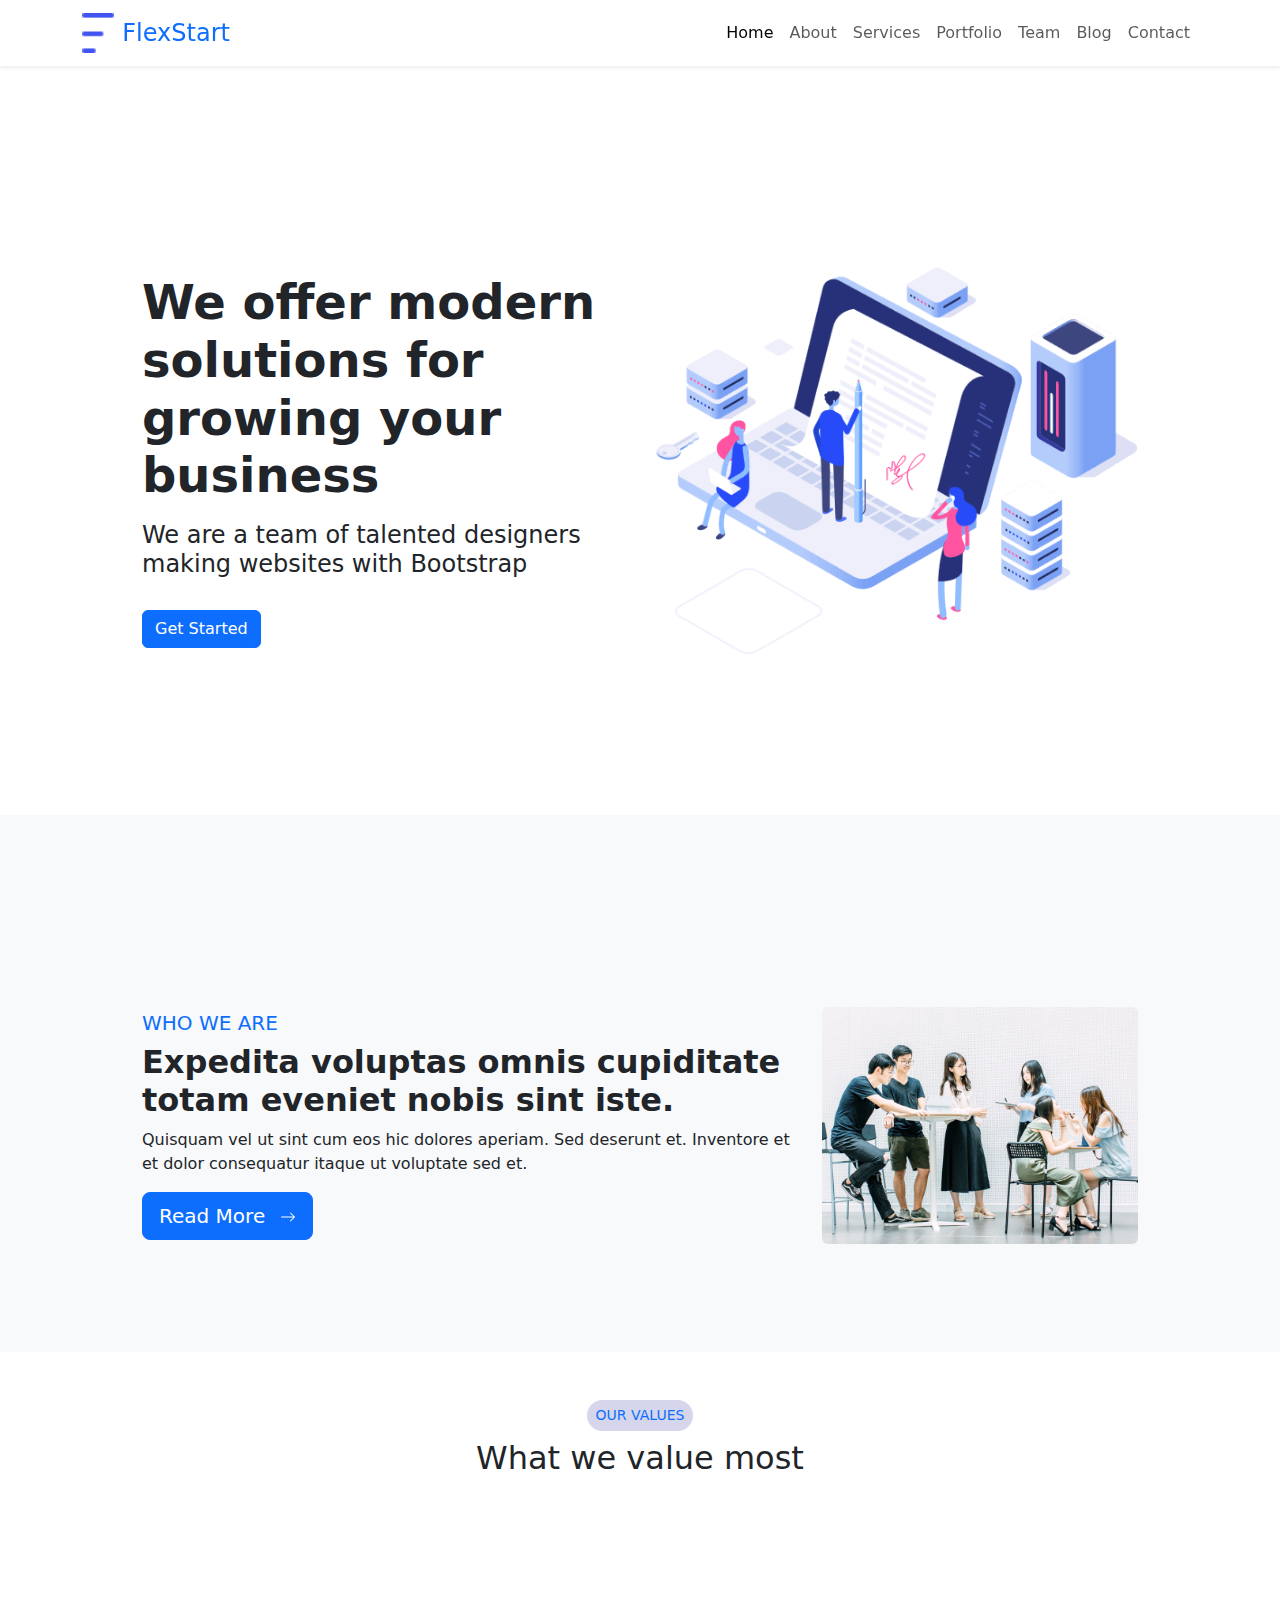
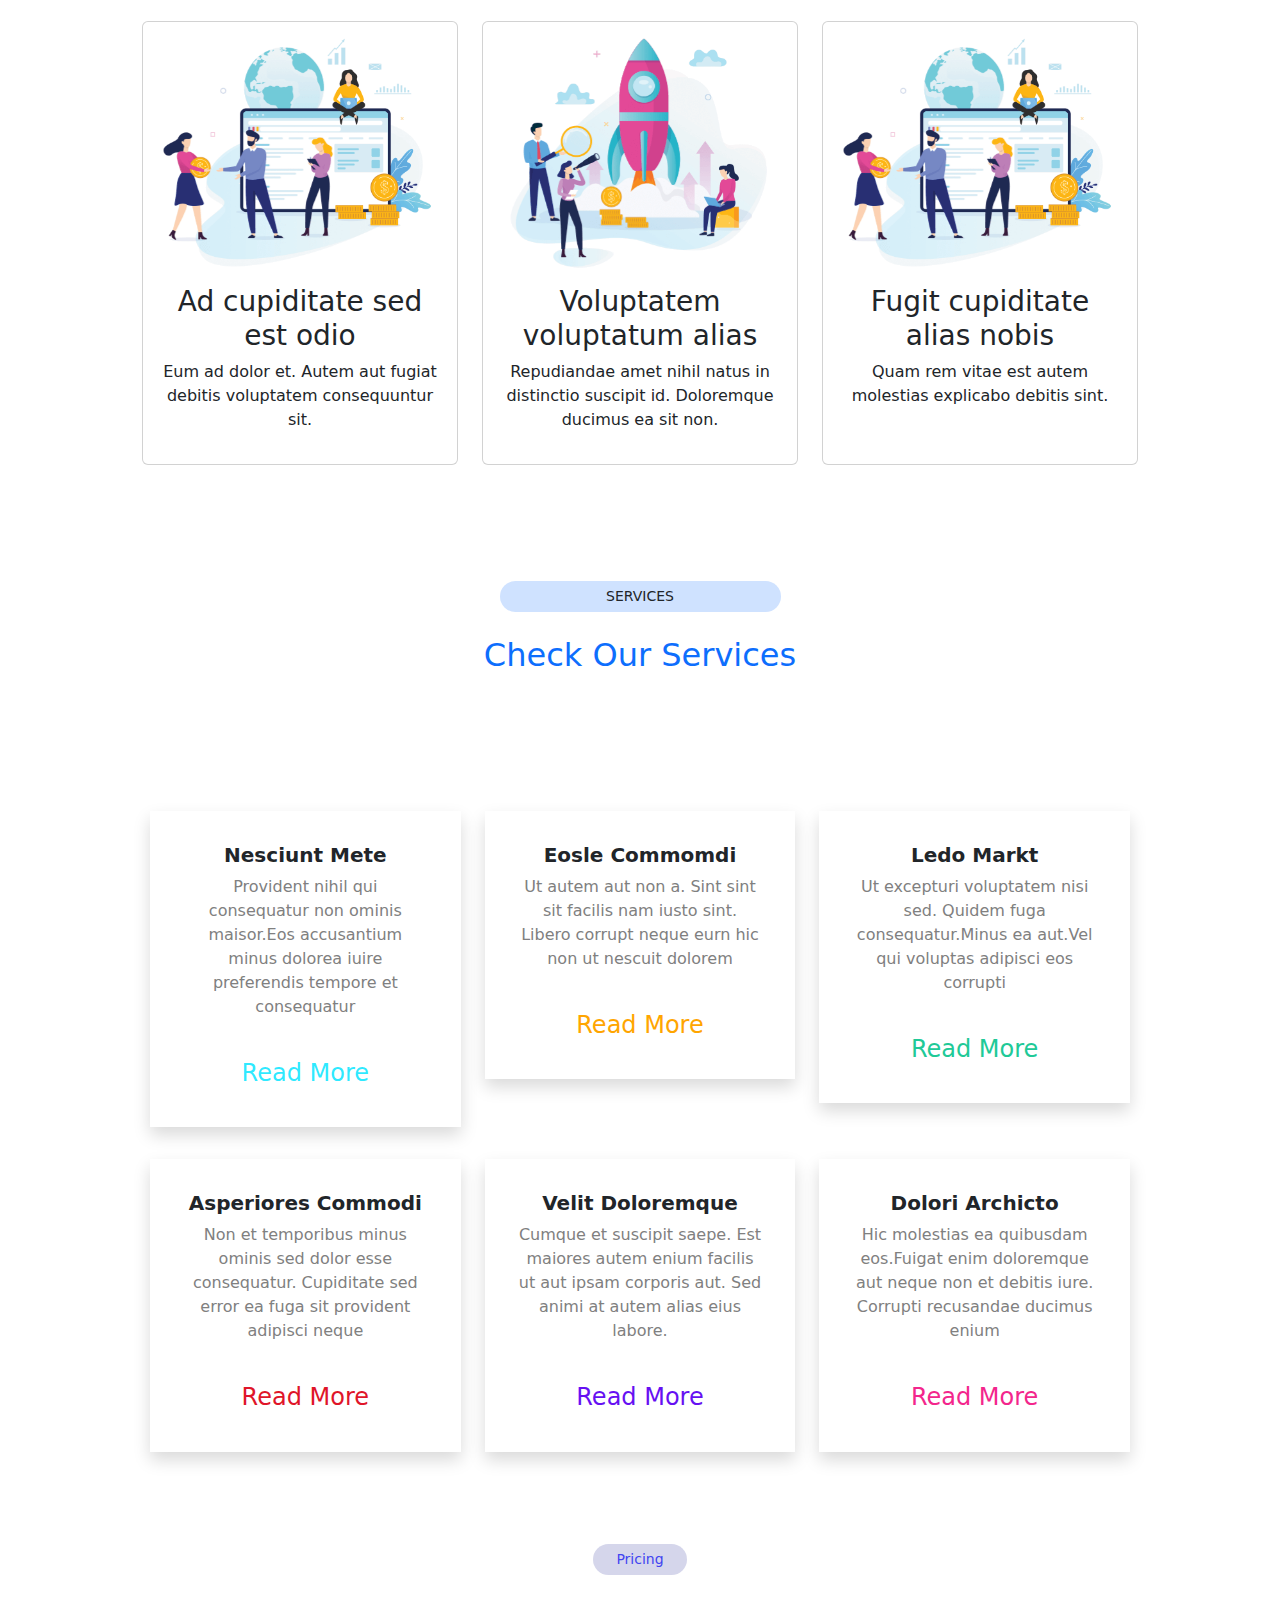
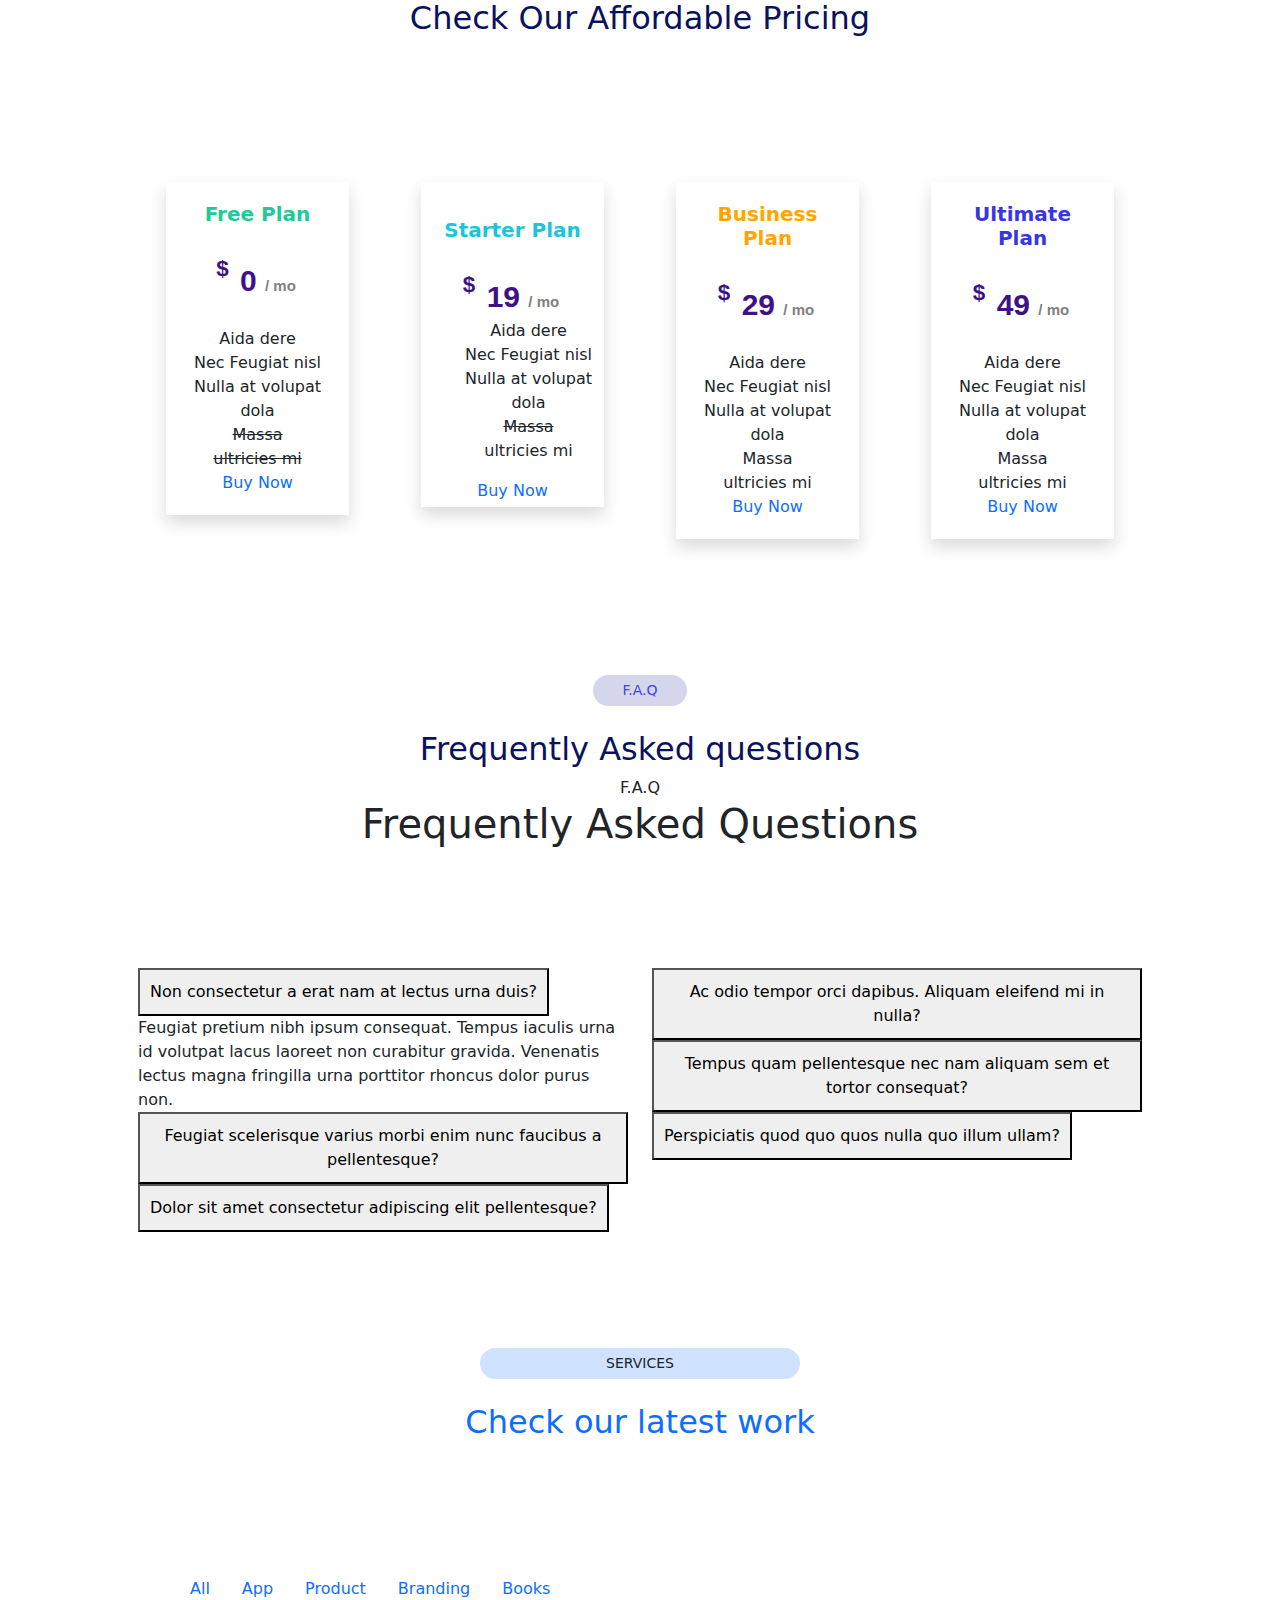
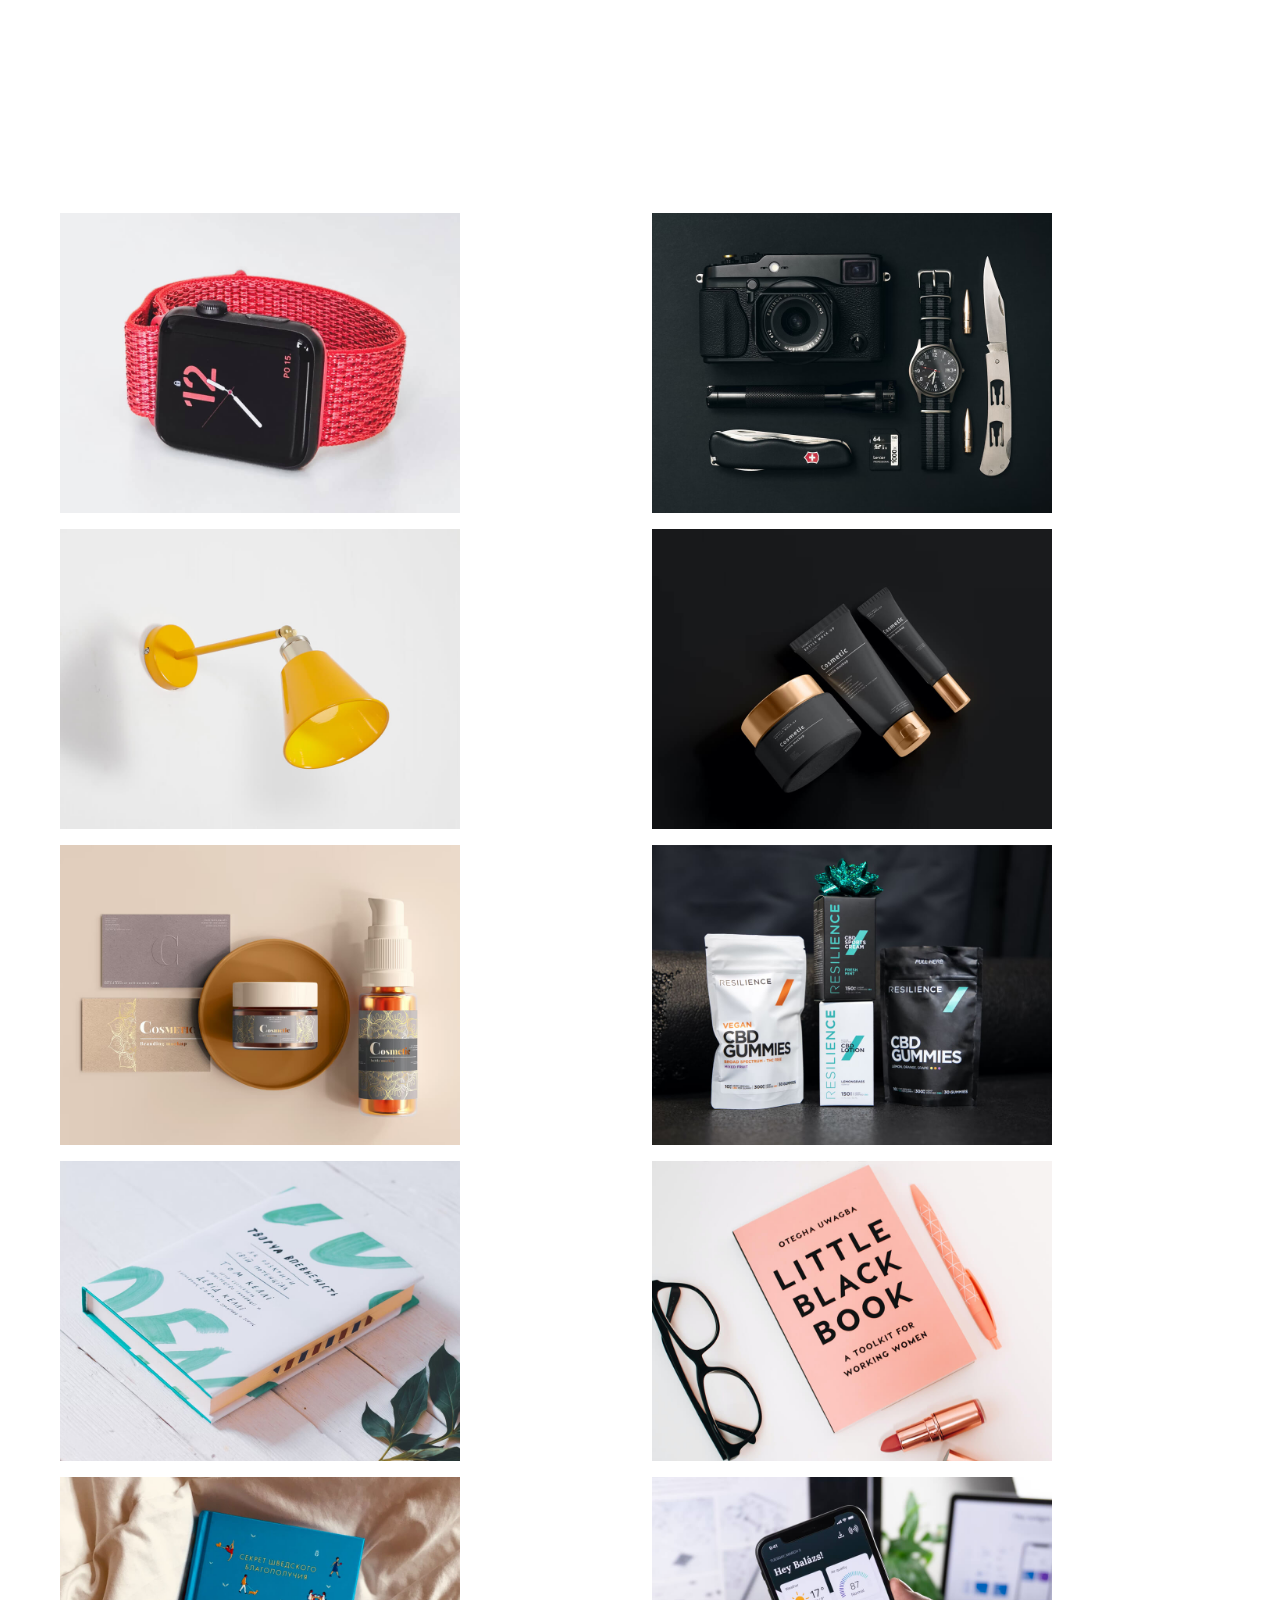
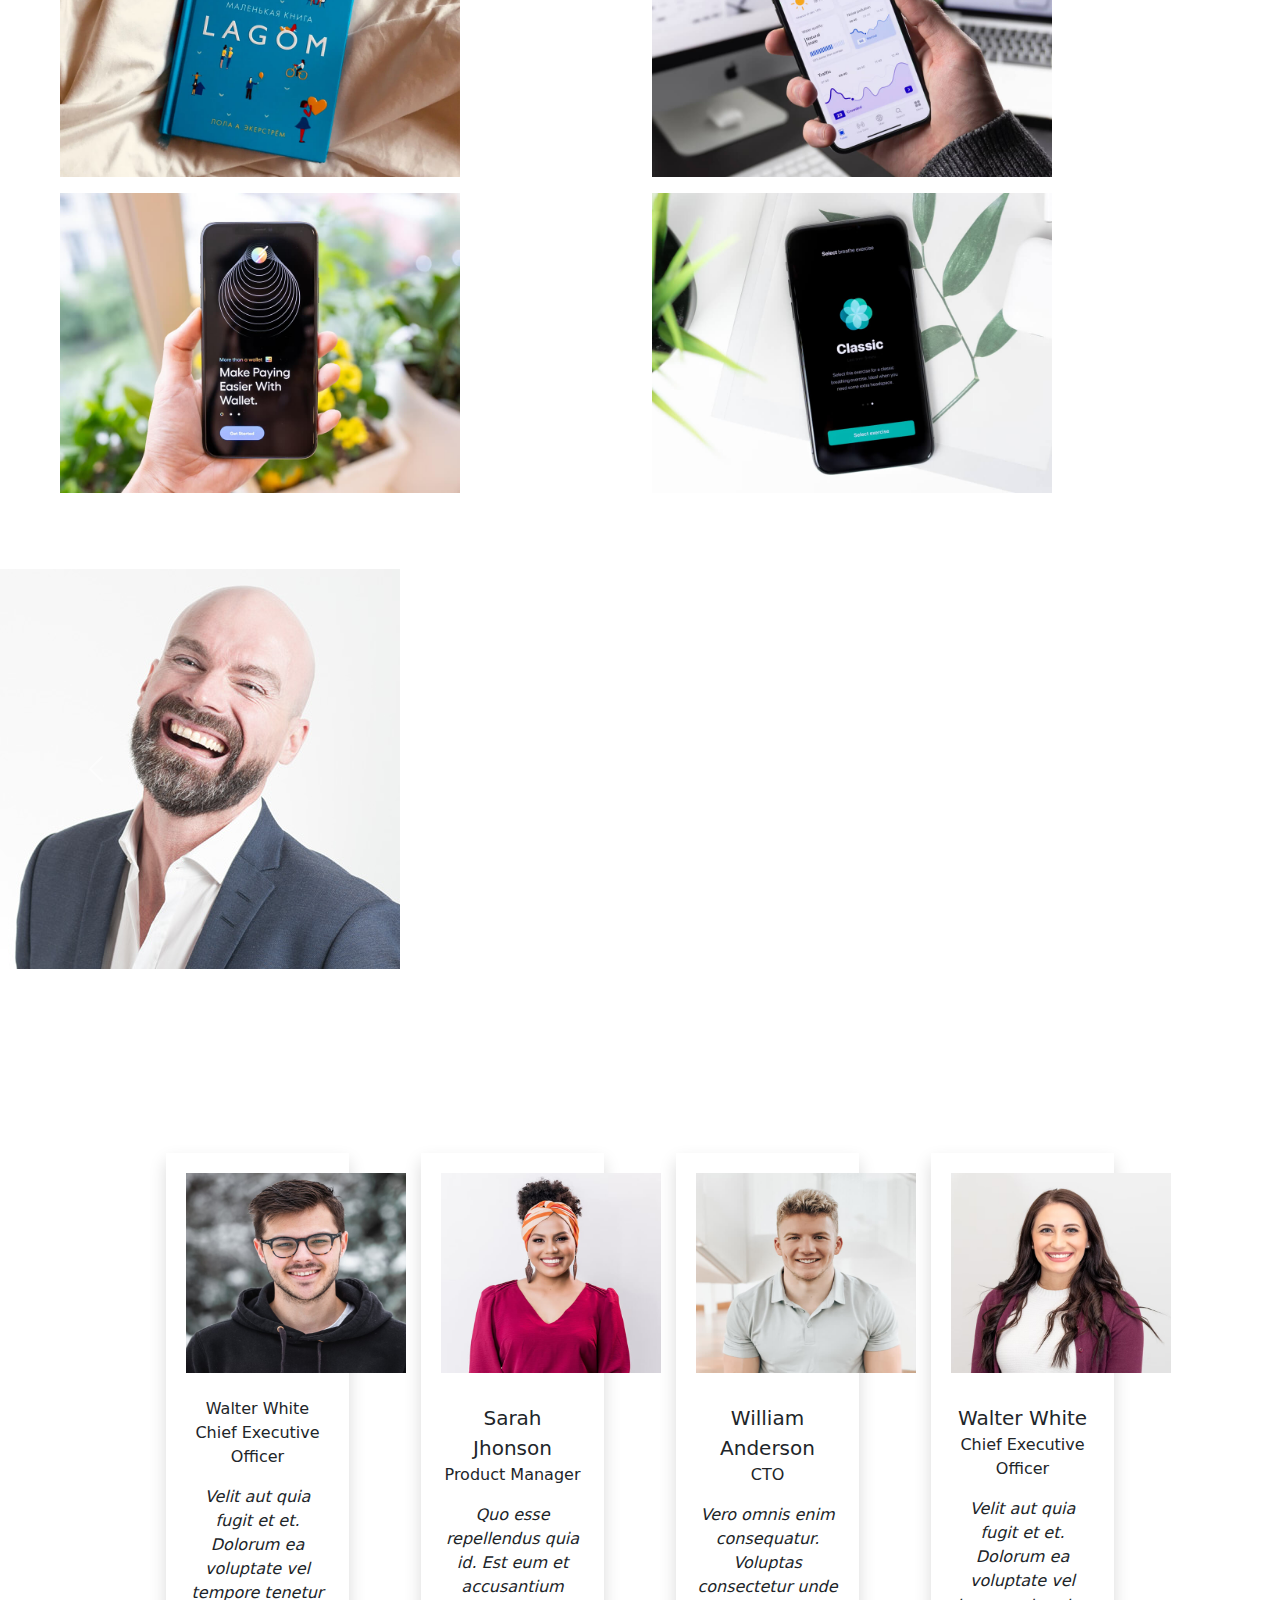
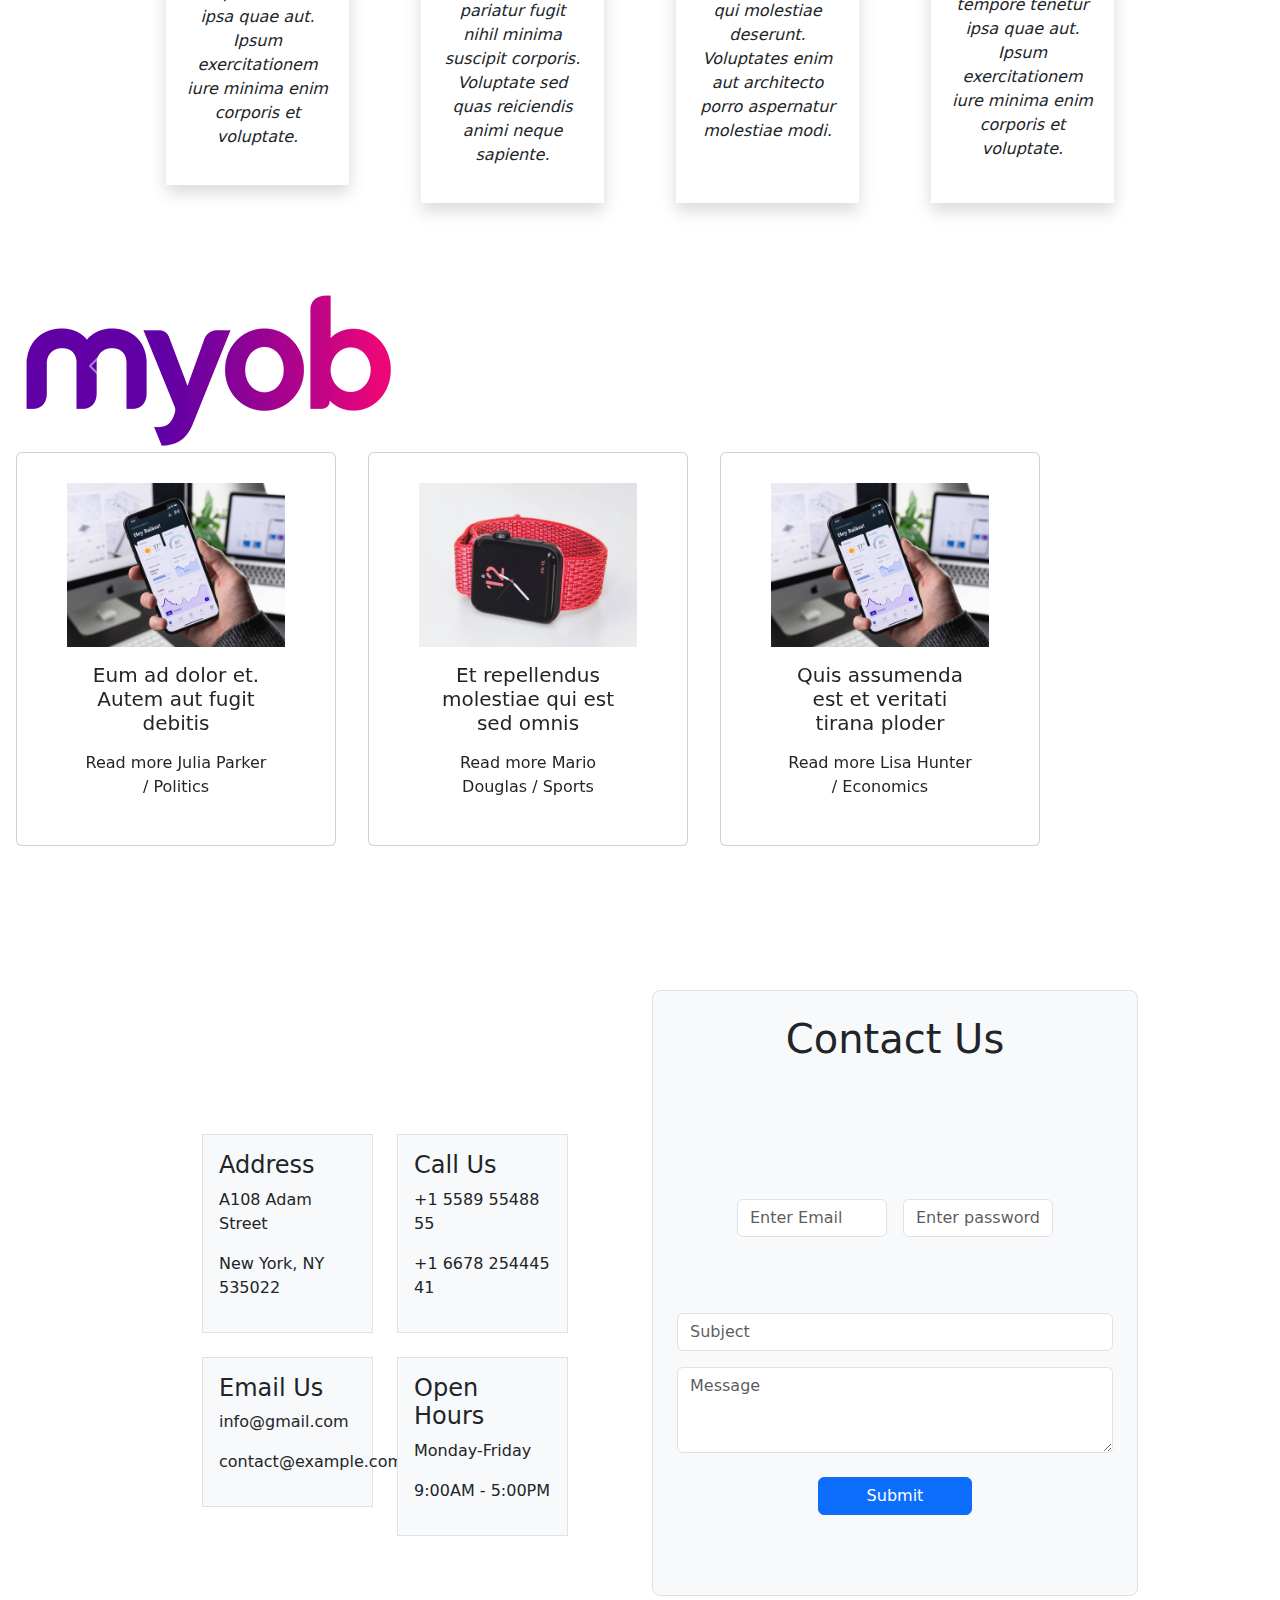
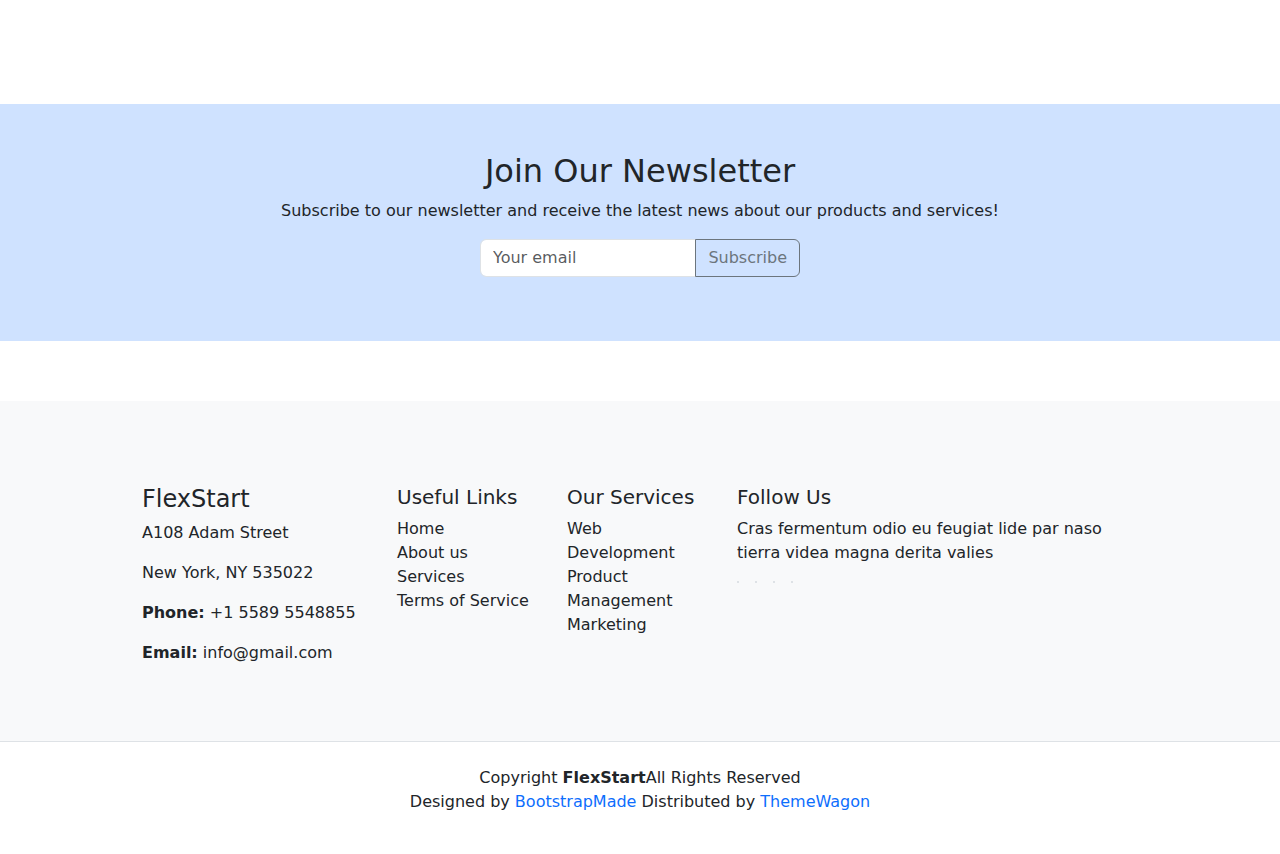
<file: index.html>
<!DOCTYPE html>
<html lang="en">

<head>
    <meta charset="UTF-8" />
    <meta name="viewport" content="width=device-width, initial-scale=1.0" />
    <title>FlexStart</title>
    <link href="https://cdn.jsdelivr.net/npm/bootstrap@5.3.3/dist/css/bootstrap.min.css" rel="stylesheet" />
    <script src="https://cdn.jsdelivr.net/npm/bootstrap@5.3.3/dist/js/bootstrap.bundle.min.js"></script>
    <!-- <link rel="stylesheet" href="css/style.css" /> -->
    <link rel="stylesheet" href="css/style1.css" />
    <link rel="stylesheet" href="css/pot.css" />
    <link rel="stylesheet" href="css/about.css" />
    <!-- <link rel="stylesheet" href="css/s1.css" /> -->
    <!-- <link rel="stylesheet" href="css/style.css" /> -->
    <style>
        .icon-box {
            min-height: 120px;
        }

        /* .social-icon {
      width: 40px;
      height: 40px;
      display: flex;
      align-items: center;
      justify-content: center;
      border-radius: 0.5rem;
    } */

        @media (max-width: 576px) {
            .input-group {
                width: 100% !important;
            }

            .form-control,
            .btn {
                font-size: 0.9rem;
            }
        }

        ul {
            list-style-type: none;
        }

        .pic {
            padding: 80px 0;
            margin-left: 82.75px;
        }

        /* icon color */
        #box1 .icon {
            color: rgba(0, 229, 255, 0.838);
            font-size: 3rem;
        }

        #box2 .icon {
            color: orange;
            font-size: 3rem;
        }

        #box3 .icon {
            color: #20c997;
            font-size: 3rem;
        }

        #box4 .icon {
            color: #df1529;
            font-size: 3rem;
        }

        #box5 .icon {
            color: rgb(102, 16, 242);
            font-size: 3rem;
        }

        #box6 .icon {
            color: rgb(243, 38, 140);
            font-size: 3rem;
        }

        #box7 .icon {
            color: #20c997;
            font-size: 3rem;
        }

        #box8 .icon {
            color: #1ec4da;
            font-size: 3rem;
        }

        #box9 .icon {
            color: orange;
            font-size: 3rem;
        }

        #box10 .icon {
            color: rgb(55, 55, 225);
            font-size: 3rem;
        }

        /* h4 read me  elements color */

        #box1 h4 {
            color: rgba(0, 229, 255, 0.838);
        }

        #box2 h4 {
            color: orange;
        }

        #box3 h4 {
            color: #20c997;
        }

        #box4 h4 {
            color: #df1529;
        }

        #box5 h4 {
            color: rgb(102, 16, 242);
        }

        #box6 h4 {
            color: rgb(243, 38, 140);
        }

        /* card text color */
        #box1 .card-text {
            color: gray;
        }

        #box2 .card-text {
            color: gray;
        }

        #box3 .card-text {
            color: gray;
        }

        #box4 .card-text {
            color: gray;
        }

        #box5 .card-text {
            color: gray;
        }

        #box6 .card-text {
            color: gray;
        }

        /* background color while hover */
        #box1:hover {
            background-color: rgba(0, 229, 255, 0.838);
            color: #fff;
        }

        #box2:hover {
            background-color: orange;
            color: #fff;
        }

        #box3:hover {
            background-color: #20c997;
            color: #fff;
        }

        #box4:hover {
            background-color: #df1529;
            color: #fff;
        }

        #box5:hover {
            background-color: #6610f2;
            color: #fff;
        }

        #box6:hover {
            background-color: rgb(243, 38, 140);
            color: #fff;
        }

        /* after hover text color should be white */
        #box1:hover .icon,
        .card:hover .card-text,
        .card:hover p,
        #box1:hover h4 {
            color: #ffffff;

        }

        #box2:hover .icon,
        .card:hover .card-text,
        .card:hover p,
        #box2:hover h4 {
            color: #ffffff;

        }

        #box3:hover .icon,
        .card:hover .card-text,
        .card:hover p,
        #box3:hover h4 {
            color: #ffffff;

        }

        #box4:hover .icon,
        .card:hover .card-text,
        .card:hover p,
        #box4:hover h4 {
            color: #ffffff;

        }

        #box5:hover .icon,
        .card:hover .card-text,
        .card:hover p,
        #box5:hover h4 {
            color: #ffffff;

        }

        #box6:hover .icon,
        .card:hover .card-text,
        .card:hover p,
        #box6:hover h4 {
            color: #ffffff;

        }

        /* on hover card h5 color changing */
        .card:hover h5 {
            color: #fff;
        }

        button {
            text-align: center;
            padding: 10px;
            margin-left: 3px;
            margin-bottom: 10px;
            margin: auto;
        }

        #box1-title {
            color: rgb(16, 13, 123);
        }

        a {
            list-style: none;
            text-decoration: none;

        }

        .price li {

            padding: 2px;
            margin-bottom: 20px;
        }

        .price {
            font-size: 30px;
            color: #3f1188;
            font-family: sans-serif;
            font-weight: 600;
        }

        .price sup {
            font-size: 20x;
            top: -15px;
            left: -3px;
        }

        .featured {
            position: absolute;
            top: 18px;
            right: -68px;
            font-size: 14px;
            width: 200px;
            z-index: 1;
            padding: 1px;
            transform: rotate(45deg);
            color: #fffefe;
            background-color: #1b10f2;
        }

        .icon-box {
            min-height: 120px;
        }

        .social-icon {
            width: 40px;
            height: 40px;
            display: flex;
            align-items: center;
            justify-content: center;
            border-radius: 0.5rem;
        }

        @media (max-width: 576px) {
            .input-group {
                width: 100% !important;
            }

            .form-control,
            .btn {
                font-size: 0.9rem;
            }
        }

        .row {
            margin-top: 60px;
            padding: 60px;



        }

        .white-content {
            padding: 1rem;
            margin: .25rem;
        }

        button {
            padding: 10px;
            margin-left: 3px;
            margin-bottom: 10px;
            margin: auto;
            color: (#4154F1);

        }

        .content {
            padding: 40px;
            margin-top: 90px;

        }

        .card {
            padding: 30px 50px;
        }

        .card-image {
            height: auto;
            max-width: 100%;

        }

        .center {
            padding: 70px, 0;
            text-align: center;
            color: #131d92;
            font-family: sans-serif;
        }

        main {
            display: grid;
            grid-template-columns: auto auto;
            gap: 20px;
        }
    </style>

</head>

<body data-bs-spy="scroll" data-bs-target=".navbar" data-bs-offset="50">
    <!-- Navbar -->
    <nav class="navbar navbar-expand-lg navbar-light bg-white fixed-top shadow-sm">
        <div class="container">
            <a class="navbar-brand d-flex align-items-center" href="#">
                <img src="images/logo.png" alt="Logo" height="40" />
                <h1 class="ms-2 text-primary fs-4 mb-0">FlexStart</h1>
            </a>

            <!-- Toggler/collapsible Button -->
            <button class="navbar-toggler" type="button" data-bs-toggle="collapse" data-bs-target="#navbarNav">
                <span class="navbar-toggler-icon"></span>
            </button>

            <!-- Navbar links -->
            <div class="collapse navbar-collapse" id="navbarNav">
                <ul class="navbar-nav ms-auto">
                    <li class="nav-item"><a class="nav-link" href="#home">Home</a></li>
                    <li class="nav-item"><a class="nav-link" href="#about1">About</a></li>
                    <li class="nav-item"><a class="nav-link" href="#Service">Services</a></li>
                    <li class="nav-item"><a class="nav-link" href="#portfolio">Portfolio</a></li>
                    <li class="nav-item"><a class="nav-link" href="#team">Team</a></li>
                    <li class="nav-item"><a class="nav-link" href="#blog">Blog</a></li>
                    <li class="nav-item"><a class="nav-link" href="#contact">Contact</a></li>
                </ul>
            </div>
        </div>
    </nav>


    <!-- Hero Section -->
    <section id="home" class="container-fluid text-dark py-5 mt-5">
        <div class="container py-5">
            <div class="row align-items-center">
                <div class="col-lg-6">
                    <h1 class="display-5 fw-bold">We offer modern solutions for growing your business</h1>
                    <h4 class="mt-3">We are a team of talented designers making websites with Bootstrap</h4>
                    <a href="#" class="btn btn-primary mt-4">Get Started</a>
                </div>
                <div class="col-lg-6 text-end">
                    <img src="images/hero-img.png" alt="Hero image" class="img-fluid" />
                </div>
            </div>
        </div>
    </section>

  
    <section id="about1" class="bg-light py-5">
        <div class="container">
            <div class="row align-items-center g-4">
                <div class="col-md-8">
                    <h5 class="text-primary">WHO WE ARE</h5>
                    <h2 class="fw-bold">Expedita voluptas omnis cupiditate totam eveniet nobis sint iste.</h2>
                    <p>Quisquam vel ut sint cum eos hic dolores aperiam. Sed deserunt et. Inventore et et dolor
                        consequatur itaque ut voluptate sed et.</p>
                    <button class="btn btn-primary btn-lg">
                        Read More
                        <svg xmlns="http://www.w3.org/2000/svg" width="16" height="16" fill="currentColor"
                            class="bi bi-arrow-right ms-2" viewBox="0 0 16 16">
                            <path fill-rule="evenodd"
                                d="M1 8a.5.5 0 0 1 .5-.5h11.793l-3.147-3.146a.5.5 0 0 1 .708-.708l4 4a.5.5 0 0 1 0 .708l-4 4a.5.5 0 0 1-.708-.708L13.293 8.5H1.5A.5.5 0 0 1 1 8" />
                        </svg>
                    </button>
                </div>
                <div class="col-md-4">
                    <img src="images/section2.jpg" alt="About us" class="img-fluid rounded" />
                </div>
            </div>
        </div>
    </section>

    
    <section class="py-5">
        <div class="container text-center">
            <button class="btn btn-sm rounded-pill text-primary mb-2" style="background-color: #d5d6eb;">OUR
                VALUES</button>
            <h2 class="text-dark mb-4">What we value most</h2>
            <div class="row g-4">
                <div class="col-md-4">
                    <div class="card p-3 h-100 text-center">
                        <img src="images/section3.png" class="card-img-top" alt="Value 1" />
                        <h3 class="mt-3">Ad cupiditate sed est odio</h3>
                        <p>Eum ad dolor et. Autem aut fugiat debitis voluptatem consequuntur sit.</p>
                    </div>
                </div>
                <div class="col-md-4">
                    <div class="card p-3 h-100 text-center">
                        <img src="images/section3.1.png" class="card-img-top" alt="Value 2" />
                        <h3 class="mt-3">Voluptatem voluptatum alias</h3>
                        <p>Repudiandae amet nihil natus in distinctio suscipit id. Doloremque ducimus ea sit non.</p>
                    </div>
                </div>
                <div class="col-md-4">
                    <div class="card p-3 h-100 text-center">
                        <img src="images/section3.png" class="card-img-top" alt="Value 3" />
                        <h3 class="mt-3">Fugit cupiditate alias nobis</h3>
                        <p>Quam rem vitae est autem molestias explicabo debitis sint.</p>
                    </div>
                </div>
            </div>
        </div>
    </section>
    <section id="Service">
        <div class="container p-2">

            <button
                class=" rounded-5 d-grid gap-2 col-1 btn btn-sm bg-primary-subtle text-center  w-25">SERVICES</button><br>
            <h2 class="text-center text-primary">Check Our Services</h2>
            <div class="container ">
                <div class="row">
                    <div class="col-lg-4 col-sm-6 ">
                        <!-- card 1 -->
                        <div class="card  text-center border-0 shadow rounded-0 p-3 my-3 mx-auto" id="box1">
                            <!-- icon placement -->
                            <div class="icon">
                                <i class="bi bi-activity"></i>
                            </div>
                            <div class="card-body">
                                <h5 class="card-title fw-bold">Nesciunt Mete</h5>
                                <p class="card-text">Provident nihil qui consequatur non ominis maisor.Eos accusantium
                                    minus
                                    dolorea
                                    iuire preferendis tempore et consequatur</p>
                                <br>
                                <h4> Read More <i class="bi bi-arrow-right"></i> </h4>
                            </div>
                        </div>
                    </div>
                    <div class="col-lg-4 col-sm-6">
                        <!-- card 1 -->
                        <div class="card  text-center border-0 shadow rounded-0 p-3 my-3 mx-auto" id="box2">
                            <!-- icon placement -->
                            <div class="icon">
                                <i class="bi bi-broadcast"></i>
                            </div>
                            <div class="card-body">
                                <h5 class="card-title fw-bold">Eosle Commomdi</h5>
                                <p class="card-text">Ut autem aut non a. Sint sint sit facilis nam iusto sint. Libero
                                    corrupt neque eurn hic non ut nescuit dolorem</p>
                                <br>
                                <h4> Read More <i class="bi bi-arrow-right"></i> </h4>
                            </div>
                        </div>
                    </div>
                    <!-- card 2 -->
                    <div class="col-lg-4 col-sm-6">
                        <!-- card 3 -->
                        <div class="card  text-center border-0 shadow rounded-0 p-3 my-3 mx-auto" id="box3">
                            <!-- icon placement -->
                            <div class="icon">
                                <i class="bi bi-easel"></i>
                            </div>
                            <div class="card-body">
                                <h5 class="card-title fw-bold">Ledo Markt</h5>
                                <p class="card-text">Ut excepturi voluptatem nisi sed. Quidem fuga consequatur.Minus ea
                                    aut.Vel qui voluptas adipisci eos corrupti</p>
                                <br>
                                <h4> Read More <i class="bi bi-arrow-right"></i> </h4>
                            </div>
                        </div>
                    </div>
                    <!-- card 4 -->
                    <div class="col-lg-4 col-sm-6">
                        <!-- card 1 -->
                        <div class="card  text-center border-0 shadow rounded-0 p-3 my-3 mx-auto" id="box4">
                            <!-- icon placement -->
                            <div class="icon">
                                <i class="bi bi-bounding-box-circles"></i>
                            </div>
                            <div class="card-body">
                                <h5 class="card-title fw-bold">Asperiores Commodi</h5>
                                <p class="card-text">Non et temporibus minus ominis sed dolor esse consequatur.
                                    Cupiditate
                                    sed error ea fuga sit provident adipisci neque</p>
                                <br>
                                <h4> Read More <i class="bi bi-arrow-right"></i> </h4>
                            </div>
                        </div>
                    </div>
                    <!-- card 5 -->
                    <div class="col-lg-4 col-sm-6">
                        <!-- card 1 -->
                        <div class="card  text-center border-0 shadow rounded-0 p-3 my-3 mx-auto" id="box5">
                            <!-- icon placement -->
                            <div class="icon">
                                <i class="bi bi-calendar"></i>
                            </div>
                            <div class="card-body">
                                <h5 class="card-title fw-bold">Velit Doloremque</h5>
                                <p class="card-text">Cumque et suscipit saepe. Est maiores autem enium facilis ut aut
                                    ipsam
                                    corporis aut. Sed animi at autem alias eius labore. </p>
                                <br>
                                <h4> Read More <i class="bi bi-arrow-right"></i> </h4>
                            </div>
                        </div>
                    </div>
                    <!-- card 6 -->
                    <div class="col-lg-4 col-sm-6">
                        <!-- card 1 -->
                        <div class="card text-center border-0 shadow rounded-0 p-3 my-3 mx-auto" id="box6">
                            <!-- icon placement -->
                            <div class="icon">
                                <i class="bi bi-chat-square-text"></i>
                            </div>
                            <div class="card-body">
                                <h5 class="card-title fw-bold">Dolori Archicto</h5>
                                <p class="card-text">Hic molestias ea quibusdam eos.Fuigat enim doloremque aut neque non
                                    et
                                    debitis iure. Corrupti recusandae ducimus enium</p>
                                <br>
                                <h4> Read More <i class="bi bi-arrow-right"></i> </h4>
                            </div>
                        </div>
                    </div>
                </div>
            </div>
        </div>
        <div class="container p-2">
            <button class=" rounded-5 d-grid gap-2 col-1 btn btn-sm "
                style="color: #4144f1;background-color: #d5d6eb;text-align: center">Pricing</button><br>
            <h2 style="color: #0b125d; text-align: center;">Check Our Affordable Pricing </h2>
        </div>
        <div class="container py-1 ">
            <div class="row my-5">
                <div class="col-lg-3 col-sm-6">
                    <!-- card 1 -->
                    <div class="card text-center border-0 shadow rounded-0 p-1 my-3 mx-4" id="box7">
                        <div class="card-body">
                            <h5 class="card-title fw-bold" style="color: #20c997;;">Free Plan</h5><br>
                            <div class="price">
                                <sup>$</sup>
                                0
                                <span style="color: gray; font-size: 15px;"> / mo</span>
                            </div>
                            <!-- icon placement -->
                            <div class="icon">
                                <i class="bi bi-box"></i>
                            </div>
                            <ul style="display: inline; list-style: none; gap:2px;">
                                <li>Aida dere</li>
                                <li>Nec Feugiat nisl</li>
                                <li>Nulla at volupat dola</li>
                                <li><del> Massa</del></li>
                                <li><del> ultricies mi</del></li>
                            </ul>
                            <a href="#">Buy Now</a>
                        </div>
                    </div>
                </div>
                <!-- pricing img 2 -->
                <div class="col-lg-3 col-sm-6">
                    <!-- card 1 -->
                    <div class="card text-center border-0 shadow rounded-0 p-1 my-3 mx-4" id="box8">
                        <div class="card-body">

                        </div>
                        <h5 class="card-title fw-bold" style="color: #1ec4da;;">Starter Plan</h5><br>
                        <div class="price">
                            <sup>$</sup>
                            19
                            <span style="color: gray; font-size: 15px;"> / mo</span>
                        </div>

                        <!-- icon placement -->
                        <div class="icon">
                            <i class="bi bi-send"></i>
                        </div>
                        <ul style="display: inline; list-style: none; gap:2px;">
                            <li>Aida dere</li>
                            <li>Nec Feugiat nisl</li>
                            <li>Nulla at volupat dola</li>
                            <li><del> Massa</del></li>
                            <li> ultricies mi</li>
                        </ul>
                        <a href="#">Buy Now</a>
                    </div>
                </div>
                <!-- pricing card 3 -->
                <div class="col-lg-3 col-sm-6">
                    <!-- card 1 -->
                    <div class="card text-center border-0 shadow rounded-0 p-1 my-3 mx-4" id="box9">
                        <div class="card-body">
                            <h5 class="card-title fw-bold" style="color: orange;">Business Plan</h5><br>
                            <div class="price">
                                <sup>$</sup>
                                29
                                <span style="color: gray; font-size: 15px;"> / mo</span>
                            </div>
                            <!-- icon placement -->
                            <div class="icon">
                                <i class="bi bi-airplane"></i>
                            </div>

                            <ul style="display: inline; list-style: none; gap:2px;">
                                <li>Aida dere</li>
                                <li>Nec Feugiat nisl</li>
                                <li>Nulla at volupat dola</li>
                                <li>Massa</li>
                                <li>ultricies mi</li>
                            </ul>

                            <a href="#">Buy Now</a>
                        </div>
                    </div>
                </div>
                <!-- pricing card 4 -->
                <div class="col-lg-3 col-sm-6">
                    <!-- card 1 -->
                    <div class="card text-center border-0 shadow rounded-0 p-1 my-3 mx-4" id="box10">
                        <div class="card-body">
                            <h5 class="card-title fw-bold" style="color: rgb(55, 55, 225);">Ultimate Plan</h5><br>
                            <div class="price">
                                <sup>$</sup>
                                49
                                <span style="color: gray; font-size: 15px;"> / mo</span>
                            </div>
                            <!-- icon placement -->
                            <div class="icon">
                                <i class="bi bi-rocket"></i>
                            </div>

                            <ul style="display: inline; list-style: none; gap:2px;">
                                <li>Aida dere</li>
                                <li>Nec Feugiat nisl</li>
                                <li>Nulla at volupat dola</li>
                                <li> Massa</li>
                                <li> ultricies mi</li>
                            </ul>

                            <a href="#">Buy Now</a>
                        </div>
                    </div>
                </div>
            </div>
        </div>
        <div class="container p-2">
            <button class=" rounded-5 d-grid gap-2 col-1 btn btn-sm "
                style="color: #4144f1;background-color: #d5d6eb;text-align: center">F.A.Q</button><br>
            <h2 style="color: #0b125d; text-align: center;">Frequently Asked questions</h2>
            <div class="faq-container">
                <div class="text-center">
                    <span class="faq-badge">F.A.Q</span>
                    <h1 class="faq-title">Frequently Asked Questions</h1>
                </div>
                <div class="row">
                    <div class="col-lg-6 left-column">
                        <div class="faq-item">
                            <button class="faq-question" type="button" data-bs-toggle="collapse" data-bs-target="#faq1"
                                aria-expanded="true" aria-controls="faq1">
                                Non consectetur a erat nam at lectus urna duis?
                                <i class="fas fa-chevron-right faq-icon"></i>
                            </button>
                            <div id="faq1" class="accordion-collapse collapse show">
                                <div class="faq-answer">
                                    Feugiat pretium nibh ipsum consequat. Tempus iaculis urna id volutpat lacus laoreet
                                    non curabitur gravida. Venenatis lectus magna fringilla urna porttitor rhoncus dolor
                                    purus non.
                                </div>
                            </div>
                        </div>
                        <div class="faq-item">
                            <button class="faq-question" type="button" data-bs-toggle="collapse" data-bs-target="#faq2"
                                aria-expanded="false" aria-controls="faq2">
                                Feugiat scelerisque varius morbi enim nunc faucibus a pellentesque?
                                <i class="fas fa-chevron-right faq-icon"></i>
                            </button>
                            <div id="faq2" class="accordion-collapse collapse">
                                <div class="faq-answer">
                                    Dolor sit amet consectetur adipiscing elit pellentesque habitant morbi. Id interdum velit laoreet id donec ultrices. Fringilla phasellus faucibus scelerisque eleifend donec pretium. Est pellentesque elit ullamcorper dignissim. Mauris ultrices eros in cursus turpis massa tincidunt dui.
                                </div>
                            </div>
                        </div>
                        <div class="faq-item">
                            <button class="faq-question" type="button" data-bs-toggle="collapse" data-bs-target="#faq3"
                                aria-expanded="false" aria-controls="faq3">
                                Dolor sit amet consectetur adipiscing elit pellentesque?
                                <i class="fas fa-chevron-right faq-icon"></i>
                            </button>
                            <div id="faq3" class="accordion-collapse collapse">
                                <div class="faq-answer">
                                   Eleifend mi in nulla posuere sollicitudin aliquam ultrices sagittis orci. Faucibus pulvinar elementum integer enim. Sem nulla pharetra diam sit amet nisl suscipit. Rutrum tellus pellentesque eu tincidunt. Lectus urna duis convallis convallis tellus. Urna molestie at elementum eu facilisis sed odio morbi quis
                                </div>
                            </div>
                        </div>
                    </div>
                    <div class="col-lg-6 right-column">
                        <div class="faq-item">
                            <button class="faq-question" type="button" data-bs-toggle="collapse" data-bs-target="#faq4"
                                aria-expanded="false" aria-controls="faq4">
                                Ac odio tempor orci dapibus. Aliquam eleifend mi in nulla?
                                <i class="fas fa-chevron-right faq-icon"></i>
                            </button>
                            <div id="faq4" class="accordion-collapse collapse">
                                <div class="faq-answer">
                                    Dolor sit amet consectetur adipiscing elit pellentesque habitant morbi. Id interdum velit laoreet id donec ultrices. Fringilla phasellus faucibus scelerisque eleifend donec pretium. Est pellentesque elit ullamcorper dignissim. Mauris ultrices eros in cursus turpis massa tincidunt dui.
                                </div>
                            </div>
                        </div>
                        <div class="faq-item">
                            <button class="faq-question" type="button" data-bs-toggle="collapse" data-bs-target="#faq5"
                                aria-expanded="false" aria-controls="faq5">
                                Tempus quam pellentesque nec nam aliquam sem et tortor consequat?
                                <i class="fas fa-chevron-right faq-icon"></i>
                            </button>
                            <div id="faq5" class="accordion-collapse collapse">
                                <div class="faq-answer">
                                   Molestie a iaculis at erat pellentesque adipiscing commodo. Dignissim suspendisse in est ante in. Nunc vel risus commodo viverra maecenas accumsan. Sit amet nisl suscipit adipiscing bibendum est. Purus gravida quis blandit turpis cursus in
                                </div>
                            </div>
                        </div>
                        <div class="faq-item">
                            <button class="faq-question" type="button" data-bs-toggle="collapse" data-bs-target="#faq6"
                                aria-expanded="false" aria-controls="faq6">
                                Perspiciatis quod quo quos nulla quo illum ullam?
                                <i class="fas fa-chevron-right faq-icon"></i>
                            </button>
                            <div id="faq6" class="accordion-collapse collapse">
                                <div class="faq-answer">
                                   Enim ea facilis quaerat voluptas quidem et dolorem. Quis et consequatur non sed in suscipit sequi. Distinctio ipsam dolore et.
                                </div>
                            </div>
                        </div>
                    </div>
                </div>
            </div>
        </div>
    </section>
    <section id="portfolio">
        <div class=" container-fluid my-5">
        </div>
        <button class=" rounded-5 d-grid gap-2 col-1 btn btn-sm bg-primary-subtle text-center  w-25">SERVICES</button><br>
        <h2 class="text-center text-primary">Check our latest work</h2>
        <div class="container">
            <div class="row g-3 gx-3 row-cols-md-3 row-cols-sm-3">
                <div class="col-3 d-flex">
                    <ul class="d-flex text-center">
                        <li class="mx-2 px-2 g-2 text-center"><a href="#">All</a></li>
                        <li class="mx-2 px-2 g-2 text-center"><a href="#">App</a></li>
                        <li class="mx-2 px-2 g-2 text-center"><a href="#">Product</a></li>
                        <li class="mx-2 px-2 g-2 text-center"><a href="#">Branding</a></li>
                        <li class="mx-2 px-2 g-2 text-center"><a href="#">Books</a></li>
                    </ul>
                </div>
            </div>
        </div>
        <ul class="row gy-3  md-3 lg-3 sm-1">
            <div class="col"><img src="images/product-1.jpg" height="300" width="400" alt="image"></div>
            <div class="col"><img src="images/product-2.jpg" height="300" width="400" alt="image"></div>
            <div class="col"><img src="images/product-3.jpg" height="300" width="400" alt="image"></div>
            <div class="col"><img src="images/branding-1.jpg" height="300" width="400" alt="image"></div>
            <div class="col"><img src="images/branding-2.jpg" height="300" width="400" alt="image"></div>
            <div class="col"><img src="images/branding-3.jpg" height="300" width="400" alt="image"></div>
            <div class="col"><img src="images/books-1.jpg" height="300" width="400" alt="image"></div>
            <div class="col"><img src="images/books-2.jpg" height="300" width="400" alt="image"></div>
            <div class="col"><img src="images/books-3.jpg" height="300" width="400" alt="image"></div>
            <div class="col"><img src="images/app1.jpg" height="300" width="400" alt="image"></div>
            <div class="col"><img src="images/app2.jpg" height="300" width="400" alt="image"></div>
            <div class="col"><img src="images/app-3.jpg" height="300" width="400" alt="image"></div>
        </ul>

        </div>


        <div id="demo" class="carousel slide" data-bs-ride="carousel">
            <!-- Indicators/dots -->
            <div class="carousel-indicators">
                <button type="button" data-bs-target="#demo" data-bs-slide-to="0" class="active"></button>
                <button type="button" data-bs-target="#demo" data-bs-slide-to="1"></button>
                <button type="button" data-bs-target="#demo" data-bs-slide-to="2"></button>
            </div>
            <div class="carousel-inner">
                <div class="carousel-item active">
                    <img src="images/testimonials-1.jpg" alt="Los Angeles" class="d-block">
                </div>
                <div class="carousel-item ">
                    <img src="images/testimonials-2.jpg" alt="Chicago" class="d-block">
                </div>
                <div class="carousel-item">
                    <img src="images/testimonials-3.jpg" alt="New York" class="d-block">
                </div>
            </div>
            <button class="carousel-control-prev" type="button" data-bs-target="#demo" data-bs-slide="prev">
                <span class="carousel-control-prev-icon"></span>
            </button>
            <button class="carousel-control-next" type="button" data-bs-target="#demo" data-bs-slide="next">
                <span class="carousel-control-next-icon"></span>
            </button>
        </div>
    </section>
    <section id="team">
        <div class="container">
            <div class="row gy-5  ">
                <div class="col-lg-3 col-md-6">
                    <!-- card 1 -->
                    <div class="card text-center border-0 shadow rounded-0 p-1 my-3 mx-4">
                        <div class="card-body">
                            <img src="images/team-1.jpg" height="200" width="220" alt="">

                            <!-- icon placement -->
                            <div class="icon">
                                <i class="bi bi-box"></i>
                            </div>
                            <ul style="display: inline; list-style: none; gap:2px;">
                                <li>Walter White</li>
                            </ul>
                            <p>Chief Executive Officer</p>
                            <p><i>Velit aut quia fugit et et. Dolorum ea voluptate vel tempore tenetur ipsa quae aut.
                                    Ipsum
                                    exercitationem iure minima enim corporis et voluptate. </i></p>
                        </div>
                    </div>
                </div>
                <div class="col-lg-3 col-sm-6">
                    <!-- card 1 -->
                    <div class="card text-center border-0 shadow rounded-0 p-1 my-3 mx-4">
                        <div class="card-body">
                            <img src="images/team-2.jpg" height="200" width="220" alt="">

                            <!-- icon placement -->
                            <div class="icon">
                                <i class="bi bi-box"></i>
                            </div>
                            <ul style="display: inline; list-style: none; gap:2px;" class="fs-5">
                                <li>Sarah Jhonson</li>
                            </ul>
                            <p>Product Manager</p>
                            <p><i>Quo esse repellendus quia id. Est eum et accusantium pariatur fugit nihil minima
                                    suscipit corporis. Voluptate sed quas reiciendis animi neque sapiente.</i></p>

                        </div>
                    </div>
                </div>
                <div class="col-lg-3 col-sm-6 d-flex">
                    <!-- card 1 -->
                    <div class="card text-center border-0 shadow rounded-0 p-1 my-3 mx-4">
                        <div class="card-body">
                            <div>

                                <img src="images/team-3.jpg" height="200" width="220" alt="">
                            </div>

                            <!-- icon placement -->
                            <div class="icon">
                                <i class="bi bi-box"></i>
                            </div>
                            <ul style="display: inline; list-style: none; gap:2px;" class="fs-5">
                                <li>William Anderson</li>
                            </ul>
                            <p>CTO</p>
                            <p><i>Vero omnis enim consequatur. Voluptas consectetur unde qui molestiae deserunt.
                                    Voluptates enim aut architecto porro aspernatur molestiae modi. </i></p>
                        </div>
                    </div>
                </div>
                <div class="col-lg-3 col-sm-6 d-flex">
                    <!-- card 1 -->
                    <div class="card text-center border-0 shadow rounded-0 p-1 my-3 mx-4">
                        <div class="card-body">
                            <div>

                                <img src="images/team-4.jpg" height="200" width="220" alt="">
                            </div>

                            <!-- icon placement -->
                            <div class="icon">
                                <i class="bi bi-box"></i>
                            </div>
                            <ul style="display: inline; list-style: none; gap:2px;" class="fs-5">
                                <li>Walter White</li>
                            </ul>
                            <p>Chief Executive Officer</p>
                            <p><i>Velit aut quia fugit et et. Dolorum ea voluptate vel tempore tenetur ipsa quae aut.
                                    Ipsum
                                    exercitationem iure minima enim corporis et voluptate. </i></p>
                        </div>
                    </div>
                </div>
            </div>
        </div>
        <div id="carouselExampleCaptions" class="carousel slide">
            <div class="carousel-indicators">
                <button type="button" data-bs-target="#carouselExampleCaptions" data-bs-slide-to="0" class="active"
                    aria-current="true" aria-label="Slide 1"></button>
                <button type="button" data-bs-target="#carouselExampleCaptions" data-bs-slide-to="1"
                    aria-label="Slide 2"></button>
                <button type="button" data-bs-target="#carouselExampleCaptions" data-bs-slide-to="2"
                    aria-label="Slide 3"></button>
            </div>
            <div class="carousel-inner">
                <div class="carousel-item active">
                    <img src="images/client-1.png" alt="">
                    <div class="carousel-caption d-none d-md-block">
                        <h5>First slide label</h5>
                        <p>Some representative placeholder content for the first slide.</p>
                    </div>
                </div>
                <div class="carousel-item">
                    <svg aria-label="Placeholder: Second slide"
                        class="bd-placeholder-img bd-placeholder-img-lg d-block w-100" height="400"
                        preserveAspectRatio="xMidYMid slice" role="img" width="800" xmlns="http://www.w3.org/2000/svg">
                        <title>Placeholder</title>
                        <rect width="100%" height="100%" fill="#666"></rect><text x="50%" y="50%" fill="#444"
                            dy=".3em">Second slide</text>
                    </svg>
                    <div class="carousel-caption d-none d-md-block">
                        <h5>Second slide label</h5>
                        <p>Some representative placeholder content for the second slide.</p>
                    </div>
                </div>
                <div class="carousel-item">
                    <svg aria-label="Placeholder: Third slide"
                        class="bd-placeholder-img bd-placeholder-img-lg d-block w-100" height="400"
                        preserveAspectRatio="xMidYMid slice" role="img" width="800" xmlns="http://www.w3.org/2000/svg">
                        <title>Placeholder</title>
                        <rect width="100%" height="100%" fill="#555"></rect><text x="50%" y="50%" fill="#333"
                            dy=".3em">Third slide</text>
                    </svg>
                    <div class="carousel-caption d-none d-md-block">
                        <h5>Third slide label</h5>
                        <p>Some representative placeholder content for the third slide.</p>
                    </div>
                </div>
            </div>
            <button class="carousel-control-prev" type="button" data-bs-target="#carouselExampleCaptions"
                data-bs-slide="prev">
                <span class="carousel-control-prev-icon" aria-hidden="true"></span>
                <span class="visually-hidden">Previous</span>
            </button>
            <button class="carousel-control-next" type="button" data-bs-target="#carouselExampleCaptions"
                data-bs-slide="next">
                <span class="carousel-control-next-icon" aria-hidden="true"></span>
                <span class="visually-hidden">Next</span>
            </button>
        </div>
    </section>
    <section id="blog">

        <div class="text-center d-flex">
            <div class="card w-25 mx-3">
                <img src="images/app1.jpg" alt="image">
                <div class="card-body">
                    <h5 class="card-title">Eum ad dolor et. Autem aut fugit debitis</h5>
                    <p class="card-text">
                        <i class="bi bi-person"></i>
                    </p>
                    <span>Read more</span> <i class="bi bi-arrow-right"></i> Julia Parker / <i class="bi bi-folder"></i>
                    Politics
                </div>
            </div>

            <div class="card w-25 mx-3">
                <img src="images/image2.jpg" alt="image">
                <div class="card-body">
                    <h5 class="card-title">Et repellendus molestiae qui est sed omnis</h5>
                    <p class="card-text">
                        <i class="bi bi-person"></i>
                    </p>
                    <span>Read more</span> <i class="bi bi-arrow-right"></i> Mario Douglas / <i
                        class="bi bi-folder"></i>
                    Sports
                </div>
            </div>

            <div class="card w-25 mx-3">
                <img src="images/image1.jpg" alt="image">
                <div class="card-body">
                    <h5 class="card-title">Quis assumenda est et veritati tirana ploder</h5>
                    <p class="card-text">
                        <i class="bi bi-person"></i>
                    </p>
                    <span>Read more</span> <i class="bi bi-arrow-right"></i> Lisa Hunter / <i class="bi bi-folder"></i>
                    Economics
                </div>
            </div>
        </div>
    </section>
    <section id="contact">

        <div class="container my-5">
            <div class="row gy-4">

                <div class="col-12 col-lg-6">
                    <div class="row gy-4">
                        <div class="col-6">
                            <div class="border bg-light p-3">
                                <i class="bi bi-geo-alt display-5  text-primary"></i>
                                <h4>Address</h4>
                                <p>A108 Adam Street</p>
                                <p>New York, NY 535022</p>
                            </div>
                        </div>
                        <div class="col-6">
                            <div class=" border bg-light p-3">
                                <i class="bi bi-telephone  display-5  text-primary"></i>
                                <h4>Call Us</h4>
                                <p>+1 5589 55488 55</p>
                                <p>+1 6678 254445 41</p>
                            </div>
                        </div>
                        <div class="col-6">
                            <div class="border bg-light p-3 ">
                                <i class="bi bi-envelope display-5  text-primary"></i>
                                <h4>Email Us</h4>
                                <p>info@gmail.com</p>
                                <p>contact@example.com</p>
                            </div>
                        </div>
                        <div class="col-6">
                            <div class="border bg-light p-3 ">
                                <i class="bi bi-clock display-5  text-primary"></i>
                                <h4>Open Hours</h4>
                                <p>Monday-Friday</p>
                                <p>9:00AM - 5:00PM</p>
                            </div>
                        </div>
                    </div>
                </div>
                <div class="col-12 col-lg-6">
                    <div class="border bg-light p-4 rounded-3 h-100">
                        <h1 class="text-center mb-4">Contact Us</h1>
                        <form>
                            <div class="row g-3">
                                <div class="col-md-6">
                                    <input type="text" class="form-control" placeholder="Enter Email">
                                </div>
                                <div class="col-md-6">
                                    <input type="password" class="form-control" placeholder="Enter password">
                                </div>
                            </div>
                            <div class="mt-3">
                                <input type="text" class="form-control" placeholder="Subject">
                                <textarea class="form-control mt-3" rows="3" placeholder="Message"></textarea>
                            </div>
                            <div class="text-center mt-4">
                                <button type="submit" class="btn btn-primary px-5">Submit</button>
                            </div>
                        </form>
                    </div>
                </div>
            </div>
        </div>
    </section>
    <section class="bg-primary-subtle text-center   mb-5 py-5">
        <h2>Join Our Newsletter</h2>
        <p>Subscribe to our newsletter and receive the latest news about our products and services!</p>
        <div class="d-flex justify-content-center">
            <div class="input-group mb-3 w-25 w-md-50 w-lg-25">
                <input type="text" class="form-control" placeholder="Your email">
                <button class="btn btn-outline-secondary" type="button">Subscribe</button>
            </div>
        </div>
    </section>
    <section class="bg-light">
        <div class="container">
            <div class="row gy-4">
                <div class="col-12 col-md-6 col-lg-3">
                    <h4>FlexStart</h4>
                    <p>A108 Adam Street</p>
                    <p>New York, NY 535022</p>
                    <p><strong>Phone:</strong> +1 5589 5548855</p>
                    <p><strong>Email:</strong> info@gmail.com</p>
                </div>
                <div class="col-6 col-md-3 col-lg-2">
                    <h5>Useful Links</h5>
                    <ul class="list-unstyled">
                        <li><i class="bi bi-chevron-right"></i> Home</li>
                        <li><i class="bi bi-chevron-right"></i> About us</li>
                        <li><i class="bi bi-chevron-right"></i> Services</li>
                        <li><i class="bi bi-chevron-right"></i> Terms of Service</li>
                    </ul>
                </div>
                <div class="col-6 col-md-3 col-lg-2">
                    <h5>Our Services</h5>
                    <ul class="list-unstyled">
                        <li><i class="bi bi-chevron-right"></i> Web Development</li>
                        <li><i class="bi bi-chevron-right"></i> Product Management</li>
                        <li><i class="bi bi-chevron-right"></i> Marketing</li>
                    </ul>
                </div>
                <div class="col-12 col-md-12 col-lg-5">
                    <h5>Follow Us</h5>
                    <p>Cras fermentum odio eu feugiat lide par naso tierra videa magna derita valies</p>
                    <div class="d-flex flex-wrap gap-3">
                        <div class=" text-primary border"><i class="bi bi-twitter-x"></i>
                        </div>
                        <div class=" text-primary border"><i class="bi bi-facebook"></i>
                        </div>
                        <div class=" text-primary border"><i class="bi bi-instagram"></i>
                        </div>
                        <div class=" text-primary border"><i class="bi bi-linkedin"></i>
                        </div>
                    </div>
                </div>
            </div>
        </div>
    </section>
    <footer class="text-center py-4 bg-white border-top">
        <p class="mb-0"><i class="bi bi-c-circle"></i> Copyright
            <strong>FlexStart</strong>All Rights Reserved
        </p>
        <p>Designed by <span class="text-primary">BootstrapMade</span> Distributed by <span
                class="text-primary">ThemeWagon</span></p>
    </footer>
</body>
</html>
</file>
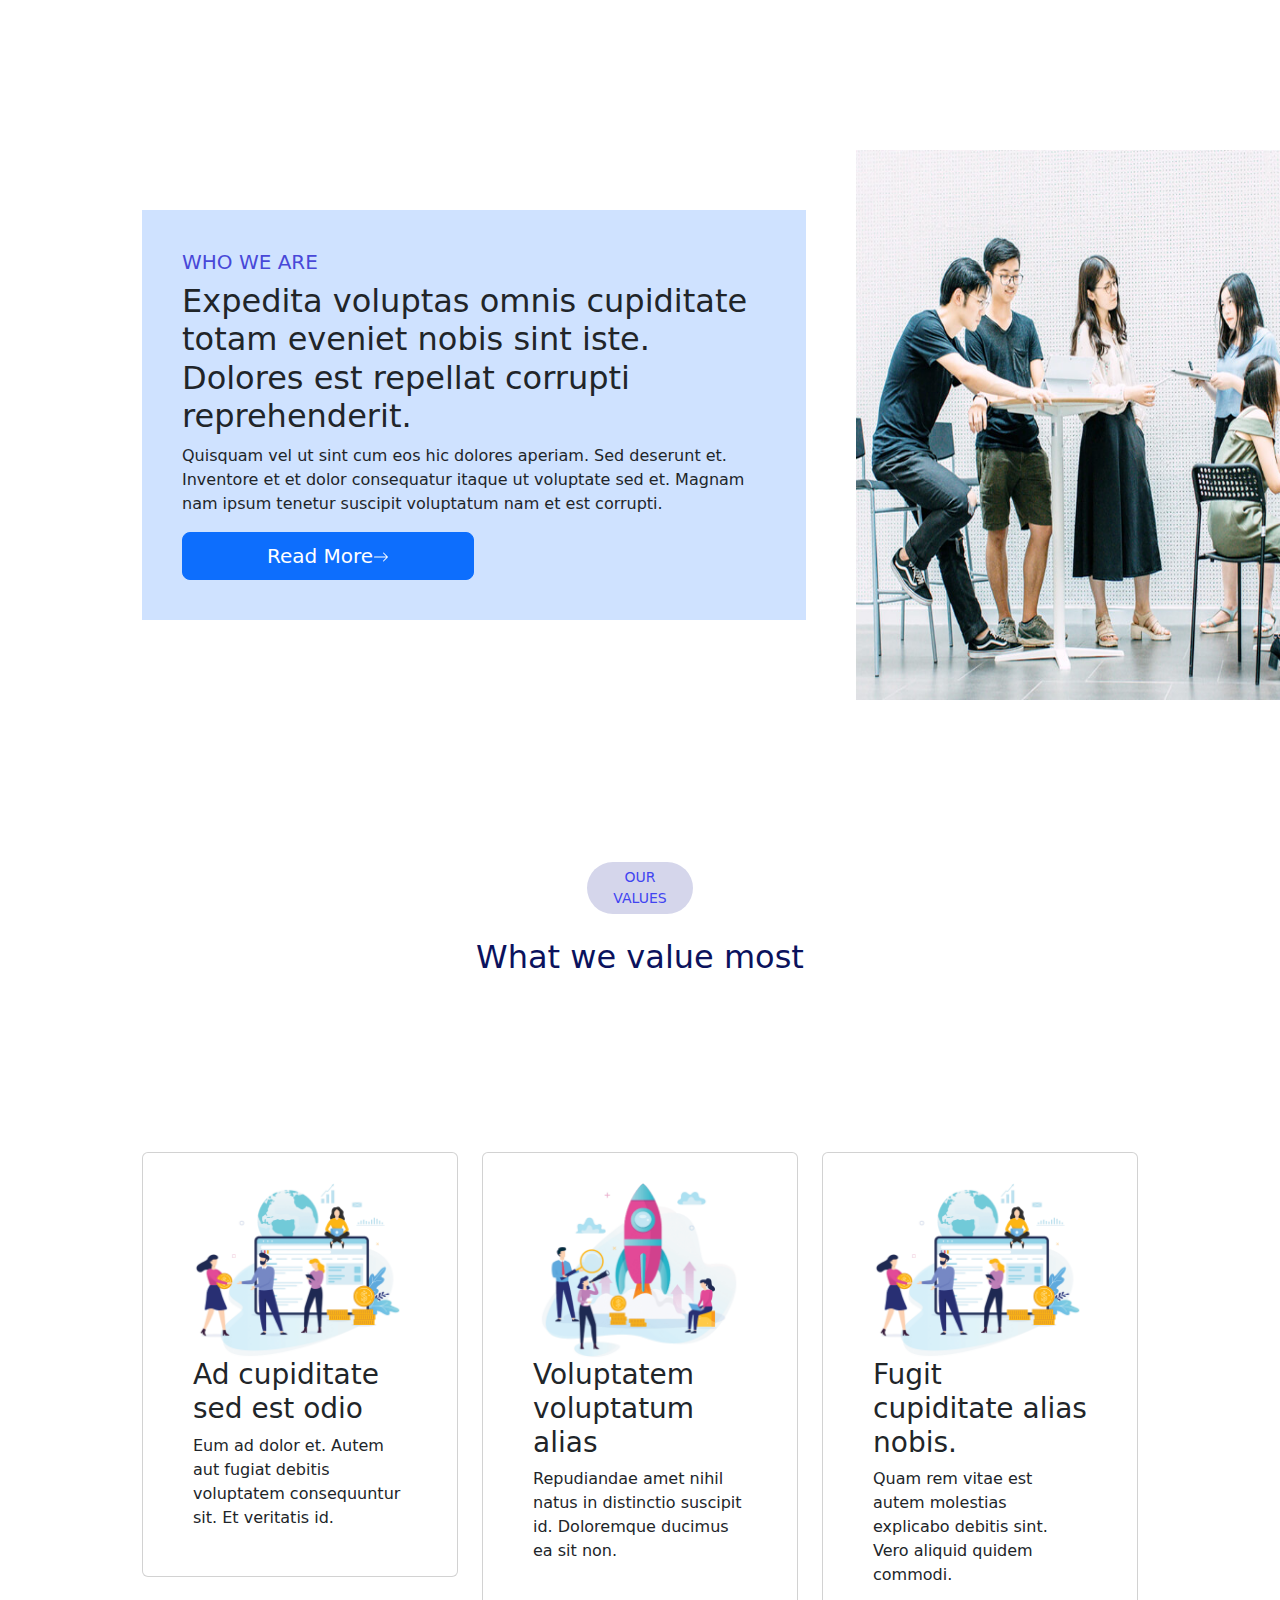
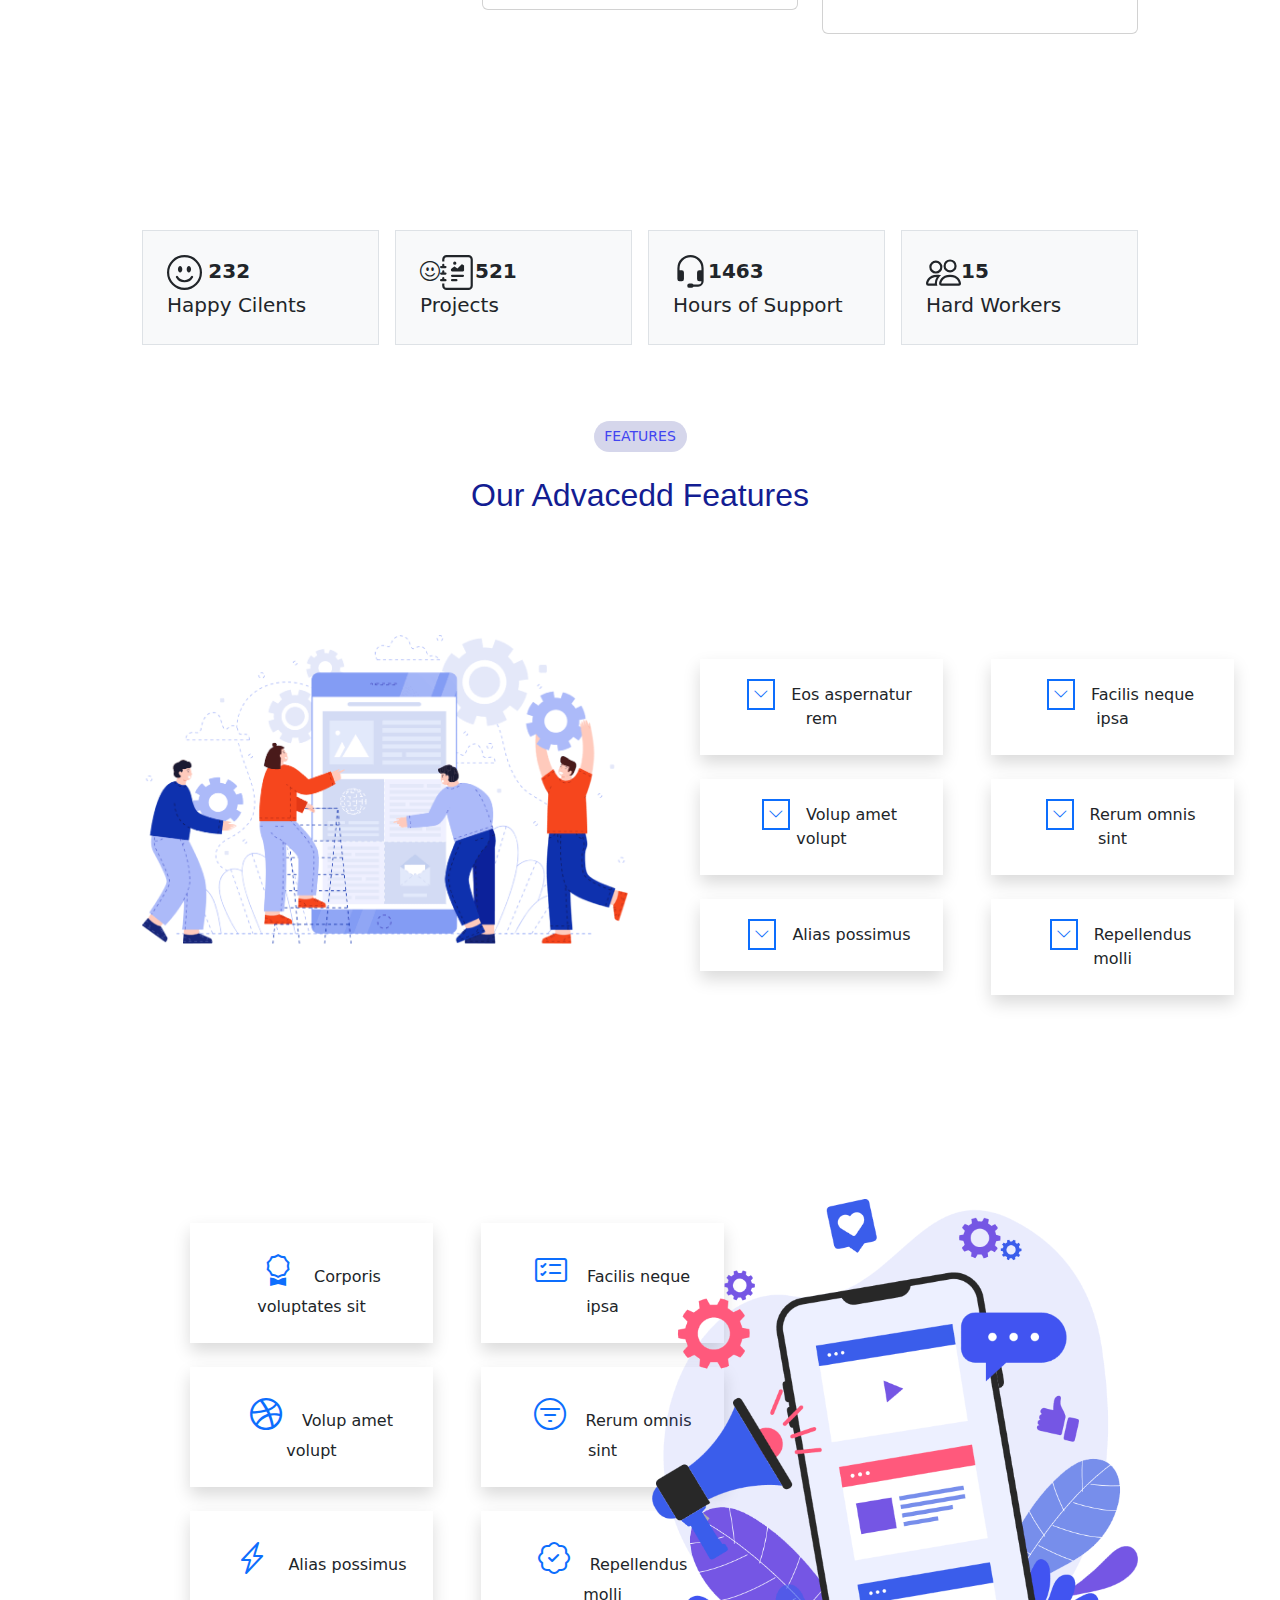
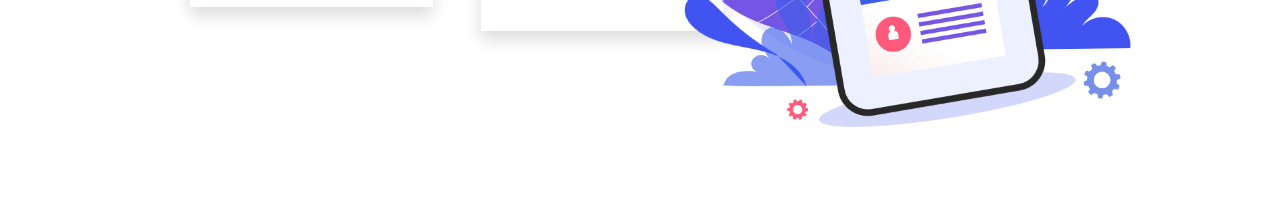
<file: aboutpage.html>
<html lang="en">

<head>
    <meta charset="UTF-8">
    <meta name="viewport" content="width=device-width, initial-scale=1.0">
    <link href="https://cdn.jsdelivr.net/npm/bootstrap@5.3.3/dist/css/bootstrap.min.css" rel="stylesheet">
    <link rel="stylesheet" href="https://cdn.jsdelivr.net/npm/bootstrap-icons@1.13.1/font/bootstrap-icons.min.css">
    <script src="https://cdn.jsdelivr.net/npm/bootstrap@5.3.3/dist/js/bootstrap.bundle.min.js"></script>
    <title>Document</title>
    <link rel="stylesheet" href="about.css">
</head>
<!-- col-lg-8 col-md-12 col-12 ps-lg-6 mt-md-5 -->

<body>
    <section id="about" class="about-section-padding">
        <div class="container text-left mt-5">
            <div class="row g-0 ">
                <div class="col-lg-8 col-md-12 col-12 ps-lg-6">
                    <div class="content bg-primary-subtle  ">
                        <h5 style="color: rgb(72, 72, 216);">WHO WE ARE</h5>
                        <h2>Expedita voluptas omnis cupiditate totam eveniet nobis sint iste. Dolores est repellat
                            corrupti reprehenderit.</h2>
                        <p>Quisquam vel ut sint cum eos hic dolores aperiam. Sed deserunt et. Inventore et et dolor
                            consequatur itaque ut
                            voluptate sed et. Magnam nam ipsum tenetur suscipit voluptatum nam et est corrupti.</p>
                        <button class="  gap-0 col-6 btn btn-primary btn-lg">Read More<svg
                                xmlns="http://www.w3.org/2000/svg" width="16" height="16" fill="currentColor"
                                class="bi bi-arrow-right" viewBox="0 0 16 16">
                                <path fill-rule="evenodd"
                                    d="M1 8a.5.5 0 0 1 .5-.5h11.793l-3.147-3.146a.5.5 0 0 1 .708-.708l4 4a.5.5 0 0 1 0 .708l-4 4a.5.5 0 0 1-.708-.708L13.293 8.5H1.5A.5.5 0 0 1 1 8" />
                            </svg></button>
                    </div>
                </div>
                <div class="col-md-4">
                    <div class="card border-0">
                        <img src="section2.jpg" class=" float-end " alt="hero image" height="550"
                            width="575"><br><br><br>
                        <!-- <button class="rounded-5 text-center" >helo</button> -->
                    </div>
                </div>
            </div>
        </div>

        <button class=" rounded-5 d-grid gap-0 col-1 btn btn-sm  "
            style="color: #4144f1;background-color: #d5d6eb;;">OUR VALUES</button><br>
        <h2 style="color: #0b125d; text-align: center;">What we value most</h2>

        <section id="packages" class="pt-5">
            <div class="container mt-5">
                <div class="row">
                    <div class="col-md">
                        <div class="card">
                            <img src="section3.png" class="card-img" alt="image of something">

                            <h3>Ad cupiditate sed est odio</h3>
                            <p> Eum ad dolor et. Autem aut fugiat debitis voluptatem consequuntur sit. Et veritatis id.
                            </p>
                        </div>
                    </div>
                    <div class="col-lg">
                        <!-- second card -->
                        <div class="card">

                            <img src="section3.1.png" class="card-img" alt="image of something">

                            <h3> Voluptatem voluptatum alias</h3>
                            <p> Repudiandae amet nihil natus in distinctio suscipit id. Doloremque ducimus ea sit non.
                            </p>
                        </div>
                    </div>
                    <div class="col-lg">
                        <!-- thired card -->
                        <div class="card">
                            <img src="section3.png" class="card-img" alt="image of something">
                            <h3>Fugit cupiditate alias nobis.</h3>
                            <p>Quam rem vitae est autem molestias explicabo debitis sint. Vero aliquid quidem commodi.
                            </p>
                        </div>
                    </div>
                </div>
            </div>
        </section>



        <div class="container">
            <div class="row g-3  ">
                <div class="col-3 ">

                    <p class=" p-4 fs-5  border bg-light"><svg xmlns="http://www.w3.org/2000/svg" width="35" height="35"
                            fill="currentColor" class="bi bi-emoji-smile" viewBox="0 0 16 16">
                            <path d="M8 15A7 7 0 1 1 8 1a7 7 0 0 1 0 14m0 1A8 8 0 1 0 8 0a8 8 0 0 0 0 16" />
                            <path
                                d="M4.285 9.567a.5.5 0 0 1 .683.183A3.5 3.5 0 0 0 8 11.5a3.5 3.5 0 0 0 3.032-1.75.5.5 0 1 1 .866.5A4.5 4.5 0 0 1 8 12.5a4.5 4.5 0 0 1-3.898-2.25.5.5 0 0 1 .183-.683M7 6.5C7 7.328 6.552 8 6 8s-1-.672-1-1.5S5.448 5 6 5s1 .672 1 1.5m4 0c0 .828-.448 1.5-1 1.5s-1-.672-1-1.5S9.448 5 10 5s1 .672 1 1.5" />
                        </svg> <strong>232</strong><br>Happy Cilents</p>
                </div>
                <div class="col-3  ">
                    <p class=" p-4  fs-5 border bg-light"><i class="bi bi-emoji-smile"></i><svg
                            xmlns="http://www.w3.org/2000/svg" width="35" height="35" fill="currentColor"
                            class="bi bi-journal-richtext" viewBox="0 0 16 16">
                            <path
                                d="M7.5 3.75a.75.75 0 1 1-1.5 0 .75.75 0 0 1 1.5 0m-.861 1.542 1.33.886 1.854-1.855a.25.25 0 0 1 .289-.047L11 4.75V7a.5.5 0 0 1-.5.5h-5A.5.5 0 0 1 5 7v-.5s1.54-1.274 1.639-1.208M5 9.5a.5.5 0 0 1 .5-.5h5a.5.5 0 0 1 0 1h-5a.5.5 0 0 1-.5-.5m0 2a.5.5 0 0 1 .5-.5h2a.5.5 0 0 1 0 1h-2a.5.5 0 0 1-.5-.5" />
                            <path
                                d="M3 0h10a2 2 0 0 1 2 2v12a2 2 0 0 1-2 2H3a2 2 0 0 1-2-2v-1h1v1a1 1 0 0 0 1 1h10a1 1 0 0 0 1-1V2a1 1 0 0 0-1-1H3a1 1 0 0 0-1 1v1H1V2a2 2 0 0 1 2-2" />
                            <path
                                d="M1 5v-.5a.5.5 0 0 1 1 0V5h.5a.5.5 0 0 1 0 1h-2a.5.5 0 0 1 0-1zm0 3v-.5a.5.5 0 0 1 1 0V8h.5a.5.5 0 0 1 0 1h-2a.5.5 0 0 1 0-1zm0 3v-.5a.5.5 0 0 1 1 0v.5h.5a.5.5 0 0 1 0 1h-2a.5.5 0 0 1 0-1z" />
                        </svg><strong>521</strong><br>Projects</p>

                </div>

                <div class="col-3">
                    <p class=" p-4  fs-5 border bg-light"><svg xmlns="http://www.w3.org/2000/svg" width="35" height="35"
                            fill="currentColor" class="bi bi-headset" viewBox="0 0 16 16">
                            <path
                                d="M8 1a5 5 0 0 0-5 5v1h1a1 1 0 0 1 1 1v3a1 1 0 0 1-1 1H3a1 1 0 0 1-1-1V6a6 6 0 1 1 12 0v6a2.5 2.5 0 0 1-2.5 2.5H9.366a1 1 0 0 1-.866.5h-1a1 1 0 1 1 0-2h1a1 1 0 0 1 .866.5H11.5A1.5 1.5 0 0 0 13 12h-1a1 1 0 0 1-1-1V8a1 1 0 0 1 1-1h1V6a5 5 0 0 0-5-5" />
                        </svg><strong>1463</strong><br>Hours of Support</p>

                </div>
                <div class="col-3 ">
                    <p class=" p-4  fs-5 border bg-light"> <svg xmlns="http://www.w3.org/2000/svg" width="35"
                            height="35" fill="currentColor" class="bi bi-people" viewBox="0 0 16 16">
                            <path
                                d="M15 14s1 0 1-1-1-4-5-4-5 3-5 4 1 1 1 1zm-7.978-1L7 12.996c.001-.264.167-1.03.76-1.72C8.312 10.629 9.282 10 11 10c1.717 0 2.687.63 3.24 1.276.593.69.758 1.457.76 1.72l-.008.002-.014.002zM11 7a2 2 0 1 0 0-4 2 2 0 0 0 0 4m3-2a3 3 0 1 1-6 0 3 3 0 0 1 6 0M6.936 9.28a6 6 0 0 0-1.23-.247A7 7 0 0 0 5 9c-4 0-5 3-5 4q0 1 1 1h4.216A2.24 2.24 0 0 1 5 13c0-1.01.377-2.042 1.09-2.904.243-.294.526-.569.846-.816M4.92 10A5.5 5.5 0 0 0 4 13H1c0-.26.164-1.03.76-1.724.545-.636 1.492-1.256 3.16-1.275ZM1.5 5.5a3 3 0 1 1 6 0 3 3 0 0 1-6 0m3-2a2 2 0 1 0 0 4 2 2 0 0 0 0-4" />
                        </svg><strong>15</strong><br>Hard Workers</p>
                </div><br>
            </div>
            <button class=" rounded-5 d-grid gap-0 col-1 btn btn-sm col-lg "
                style="color: #4144f1;background-color: #d5d6eb;">FEATURES</button><br>

            <h2 class="center">Our Advacedd Features</h2>
            <!-- division chalu -->
            <div class="row d-flex">
                <div class="col-6">
                    <img src="section 4.png" class="card-img " alt="image of something">
                </div>
                <div class="col-6 d-flex ">
                    <div class=" div1 col-3 w-50 mx-5 text-center ">
                        <p class="p-4   shadow my-4"><i
                                class="bi bi-chevron-down border border-2 border-primary mx-3 p-1 text-primary"></i>Eos aspernatur rem</p>
                        <p class="p-4   shadow my-4"><i
                                class="bi bi-chevron-down border border-2 border-primary mx-3 p-1 text-primary"></i>Volup amet volupt</p>
                        <p class="p-4   shadow my-4"><i
                                class="bi bi-chevron-down border border border-2 border-primary mx-3 p-1 text-primary"></i>Alias possimus</p>
                    </div>
                    <div class=" div2 col-3 w-50  text-center  ">
                        <p class="p-4   shadow my-4"> <i
                                class="bi bi-chevron-down border border-2 border-primary mx-3 p-1 text-primary"></i>Facilis neque ipsa</p>
                        <p class="p-4  shadow my-4"> <i
                                class="bi bi-chevron-down border border-2 border-primary mx-3 p-1 text-primary"></i>Rerum omnis sint</p>
                        <p class="p-4   shadow my-4"> <i
                                class="bi bi-chevron-down border border-2 border-primary mx-3 p-1 text-primary"></i>Repellendus molli</p>
                    </div>
                </div>
            </div>
            <div class="row d-flex">
                
                <div class="col-6 d-flex ">
                    <div class=" div1 col-3 w-50 mx-5 text-center ">
                        <p class="p-4    shadow my-4"><i class="bi bi-award fs-2 mx-3 p-1 text-primary"></i>Corporis voluptates sit</p>
                        <p class="p-4   shadow my-4"><i class="bi bi-dribbble fs-2 mx-3 p-1 text-primary"></i>Volup amet volupt</p>
                        <p class="p-4   shadow my-4"><i class="bi bi-lightning-charge fs-2 mx-3 p-1 text-primary"></i>Alias possimus</p>
                    </div>
                    <div class=" div2 col-3 w-50  text-center  ">
                        <p class="p-4   shadow my-4"> <i class="bi bi-card-checklist fs-2   mx-3 p-1 text-primary"></i>Facilis neque ipsa</p>
                        <p class="p-4  shadow my-4"> <i class="bi bi-filter-circle fs-2  mx-3 p-1 text-primary"></i>Rerum omnis sint</p>
                        <p class="p-4   shadow my-4"> <i class="bi bi-patch-check fs-2   mx-3 p-1 text-primary"></i>Repellendus molli</p>
                    </div>
                </div>
                <div class="col-6 ml-5">
                    <img src="phone.png" class="card-img " alt="image of something">
                </div>
            </div>
        </div>
        </div>



        </div>
        </div>
    </section><br>


</body>

</html>
</file>
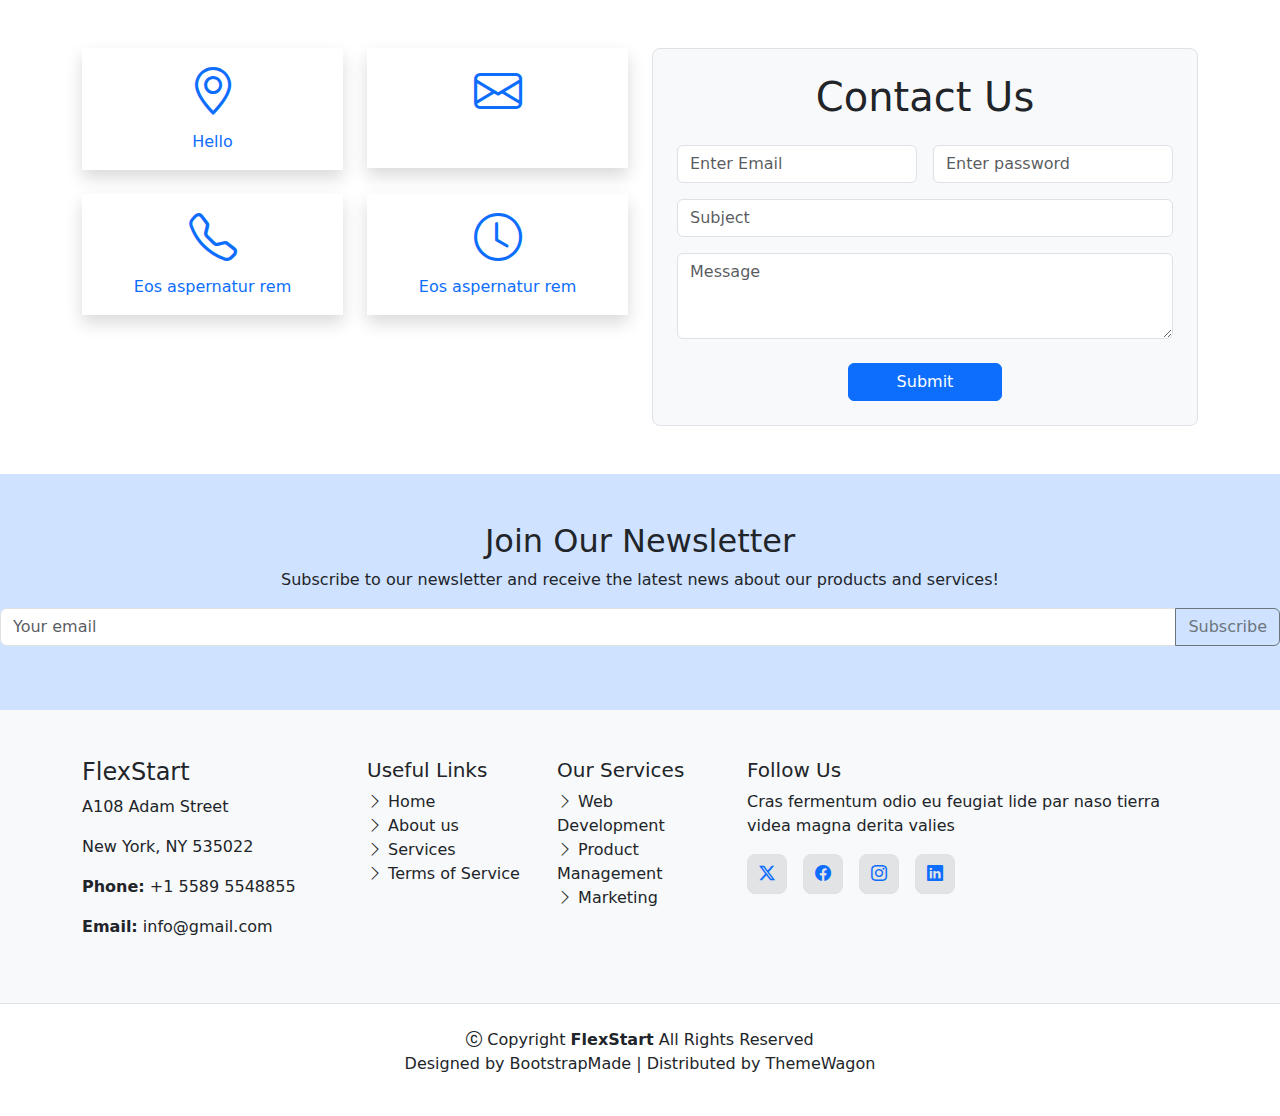
<file: c.html>
<!DOCTYPE html>
<html lang="en">
<head>
  <title>Responsive Contact Page</title>
  <meta charset="utf-8">
  <meta name="viewport" content="width=device-width, initial-scale=1">
  <link href="https://cdn.jsdelivr.net/npm/bootstrap@5.3.3/dist/css/bootstrap.min.css" rel="stylesheet">
  <link rel="stylesheet" href="https://cdn.jsdelivr.net/npm/bootstrap-icons@1.13.1/font/bootstrap-icons.min.css">
  <script src="https://cdn.jsdelivr.net/npm/bootstrap@5.3.3/dist/js/bootstrap.bundle.min.js"></script>
  <style>
    .icon-box {
      min-height: 120px;
    }

    .social-icon {
      width: 40px;
      height: 40px;
      display: flex;
      align-items: center;
      justify-content: center;
      border-radius: 0.5rem;
    }

    @media (max-width: 576px) {
      .input-group {
        width: 100% !important;
      }

      .form-control,
      .btn {
        font-size: 0.9rem;
      }
    }
  </style>
</head>

<body>

  <div class="container my-5">
    <div class="row gy-4">
    
      <div class="col-12 col-lg-6">
        <div class="row gy-4">
          <div class="col-6">
            <div class="shadow p-3 icon-box text-primary text-center">
              <i class="bi bi-geo-alt display-5 d-block mb-2"></i>
              <span>Hello</span>
            </div>
          </div>
          <div class="col-6">
            <div class="shadow p-3 icon-box text-primary text-center">
              <i class="bi bi-envelope display-5 d-block"></i>
            </div>
          </div>
          <div class="col-6">
            <div class="shadow p-3 icon-box text-primary text-center">
              <i class="bi bi-telephone display-5 d-block mb-2"></i>
              <span>Eos aspernatur rem</span>
            </div>
          </div>
          <div class="col-6">
            <div class="shadow p-3 icon-box text-primary text-center">
              <i class="bi bi-clock display-5 d-block mb-2"></i>
              <span>Eos aspernatur rem</span>
            </div>
          </div>
        </div>
      </div>

      
      <div class="col-12 col-lg-6">
        <div class="border bg-light p-4 rounded-3">
          <h1 class="text-center mb-4">Contact Us</h1>
          <form>
            <div class="row g-3">
              <div class="col-md-6">
                <input type="text" class="form-control" placeholder="Enter Email">
              </div>
              <div class="col-md-6">
                <input type="password" class="form-control" placeholder="Enter password">
              </div>
            </div>
            <div class="mt-3">
              <input type="text" class="form-control" placeholder="Subject">
              <textarea class="form-control mt-3" rows="3" placeholder="Message"></textarea>
            </div>
            <div class="text-center mt-4">
              <button type="submit" class="btn btn-primary px-5">Submit</button>
            </div>
          </form>
        </div>
      </div>
    </div>
  </div>

 
  <section class="bg-primary-subtle text-center py-5">
    <h2>Join Our Newsletter</h2>
    <p>Subscribe to our newsletter and receive the latest news about our products and services!</p>
    <div class="d-flex justify-content-center">
      <div class="input-group mb-3 w-100 w-md-50 w-lg-25">
        <input type="text" class="form-control" placeholder="Your email">
        <button class="btn btn-outline-secondary" type="button">Subscribe</button>
      </div>
    </div>
  </section>

  
  <section class="bg-light py-5">
    <div class="container">
      <div class="row gy-4">
        <div class="col-12 col-md-6 col-lg-3">
          <h4>FlexStart</h4>
          <p>A108 Adam Street</p>
          <p>New York, NY 535022</p>
          <p><strong>Phone:</strong> +1 5589 5548855</p>
          <p><strong>Email:</strong> info@gmail.com</p>
        </div>
        <div class="col-6 col-md-3 col-lg-2">
          <h5>Useful Links</h5>
          <ul class="list-unstyled">
            <li><i class="bi bi-chevron-right"></i> Home</li>
            <li><i class="bi bi-chevron-right"></i> About us</li>
            <li><i class="bi bi-chevron-right"></i> Services</li>
            <li><i class="bi bi-chevron-right"></i> Terms of Service</li>
          </ul>
        </div>
        <div class="col-6 col-md-3 col-lg-2">
          <h5>Our Services</h5>
          <ul class="list-unstyled">
            <li><i class="bi bi-chevron-right"></i> Web Development</li>
            <li><i class="bi bi-chevron-right"></i> Product Management</li>
            <li><i class="bi bi-chevron-right"></i> Marketing</li>
          </ul>
        </div>
        <div class="col-12 col-md-12 col-lg-5">
          <h5>Follow Us</h5>
          <p>Cras fermentum odio eu feugiat lide par naso tierra videa magna derita valies</p>
          <div class="d-flex flex-wrap gap-3">
            <div class="social-icon bg-secondary-subtle text-primary border"><i class="bi bi-twitter-x"></i></div>
            <div class="social-icon bg-secondary-subtle text-primary border"><i class="bi bi-facebook"></i></div>
            <div class="social-icon bg-secondary-subtle text-primary border"><i class="bi bi-instagram"></i></div>
            <div class="social-icon bg-secondary-subtle text-primary border"><i class="bi bi-linkedin"></i></div>
          </div>
        </div>
      </div>
    </div>
  </section>

  <!-- Footer -->
  <footer class="text-center py-4 bg-white border-top">
    <p class="mb-0"><i class="bi bi-c-circle"></i> Copyright
      <strong>FlexStart</strong> All Rights Reserved</p>
    <p>Designed by BootstrapMade | Distributed by ThemeWagon</p>
  </footer>

</body>

</html>
</file>
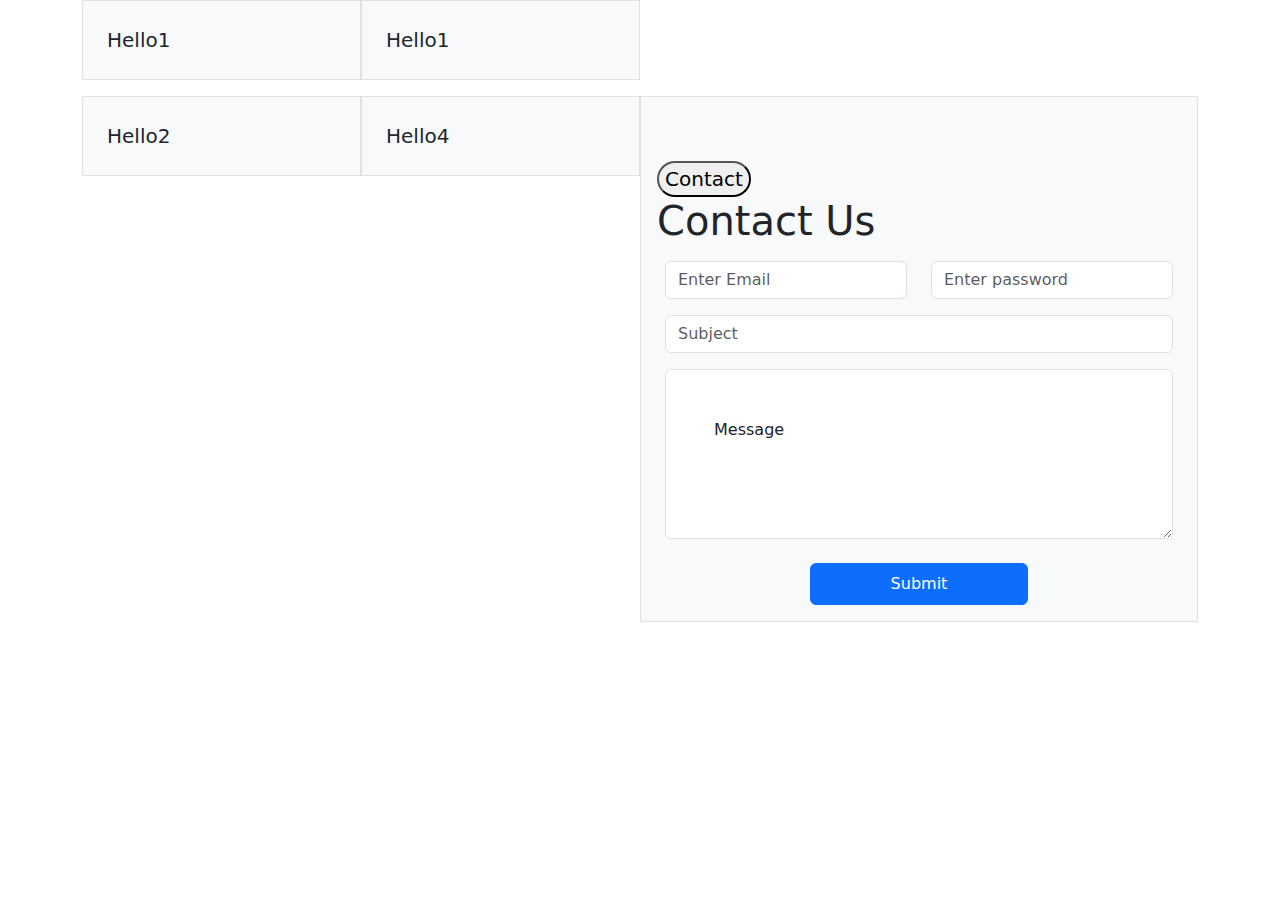
<file: contact.html>
<!DOCTYPE html>
<html lang="en">

<head>
    <title>Bootstrap Example</title>
    <meta charset="utf-8">
    <meta name="viewport" content="width=device-width, initial-scale=1">
    <link href="https://cdn.jsdelivr.net/npm/bootstrap@5.3.3/dist/css/bootstrap.min.css" rel="stylesheet">
    <script src="https://cdn.jsdelivr.net/npm/bootstrap@5.3.3/dist/js/bootstrap.bundle.min.js"></script>
</head>
<style>
    /* .container {
        background-color: gainsboro;
        opacity: 0.8;
    } */

    /* .card {
        background-color: rgb(233, 230, 230);
        /* opacity: 0.2; */
    /* margin-left: 35%;
        margin-right: 50%;

    } */
</style>

<body>
    <!-- row 1
    <div class="container">
        <div class="row">
            <div class="col-6">

                <div class=" p-3 fs-5 border bg-light ">
                    <svg xmlns="http://www.w3.org/2000/svg" width="16" height="16" fill="currentColor"
                        class="bi bi-geo-alt" viewBox="0 0 16 16">
                        <path
                            d="M12.166 8.94c-.524 1.062-1.234 2.12-1.96 3.07A32 32 0 0 1 8 14.58a32 32 0 0 1-2.206-2.57c-.726-.95-1.436-2.008-1.96-3.07C3.304 7.867 3 6.862 3 6a5 5 0 0 1 10 0c0 .862-.305 1.867-.834 2.94M8 16s6-5.686 6-10A6 6 0 0 0 2 6c0 4.314 6 10 6 10" />
                        <path d="M8 8a2 2 0 1 1 0-4 2 2 0 0 1 0 4m0 1a3 3 0 1 0 0-6 3 3 0 0 0 0 6" />
                    </svg>
                    <h3>Address</h3>
                    <h5>A108 Adam Street <br> New York ,NY 535022</h5>
                </div>
            </div>
        </div>-->


    <div class="container">
        <div class="row g-0 ">
            <div class="col-3 g-0">
                <p class=" p-4  fs-5 border bg-light">Hello1</p>
            </div>
            
            <div class="col-3 ">
                <p class=" p-4  fs-5 border bg-light">Hello1</p>
            </div>
            <break></break>
            <div class="col-3">
                <p class=" p-4  fs-5 border bg-light">Hello2</p>
            </div>
            <div class="col-3">
                <p class=" p-4  fs-5 border bg-light">Hello4</p>
            </div><br>


            <div class="col-6">
                <div class="p-3 fs-5 border bg-light">
                    <form>
                        <button class="rounded-5 text-center mt-5">Contact</button>
                        <h1>Contact Us </h1>
                        <div class="row p-2">
                            <div class="col">
                                <input type="text" class="form-control" placeholder="Enter Email">
                            </div>
                            <div class="col">
                                <input type="password" class="form-control" placeholder="Enter password">
                            </div>
                        </div>
                        <div class="mb-3 p-2">
                            <input type=" text" class="form-control" id="txt" placeholder="Subject" name="sub">
                            <textarea class="form-control mt-3 p-5" rows="3" id="mes" name="text">Message</textarea>
                        </div>
                        <div class="d-grid gap-2 col-5 mx-auto">
                            <button type="button" class="btn btn-primary p-2">Submit</button>
                        </div>
                    </form>
                </div>
            </div>


        </div>


    </div>



</body>

</html>
</file>
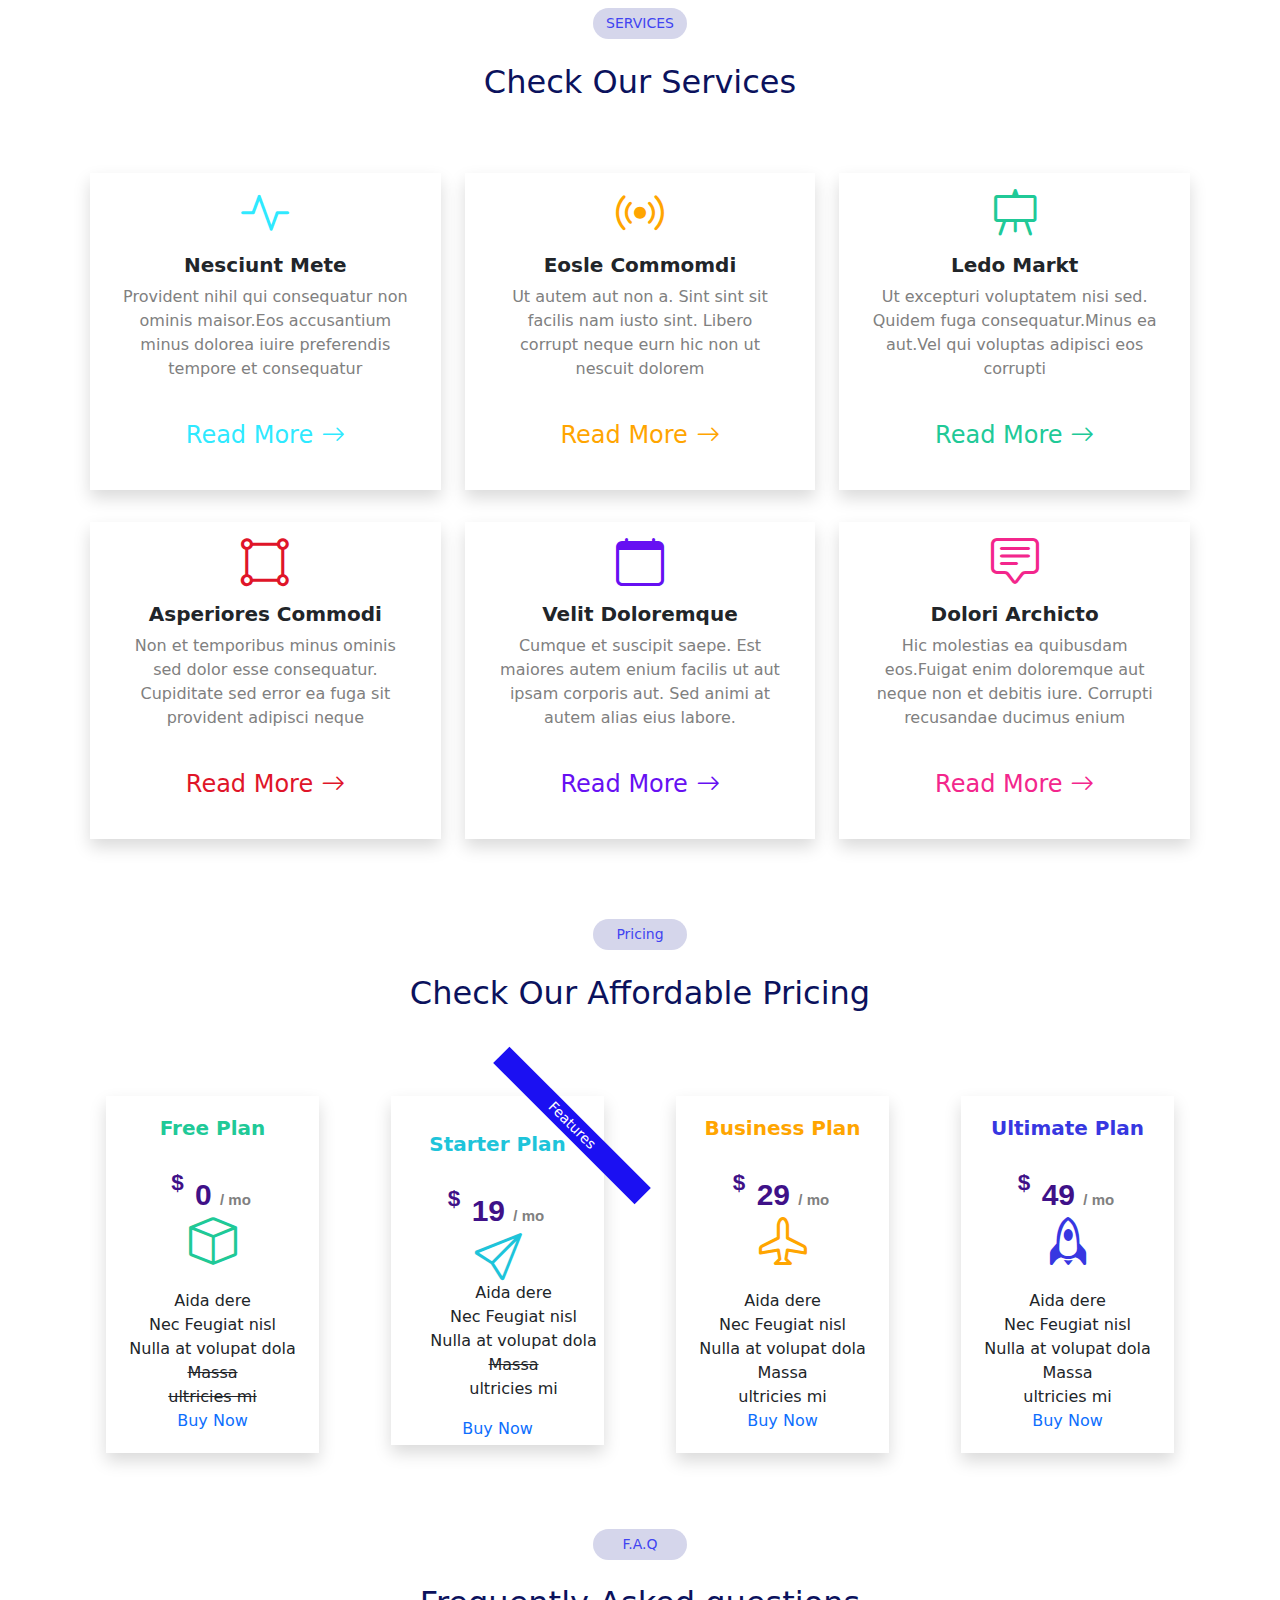
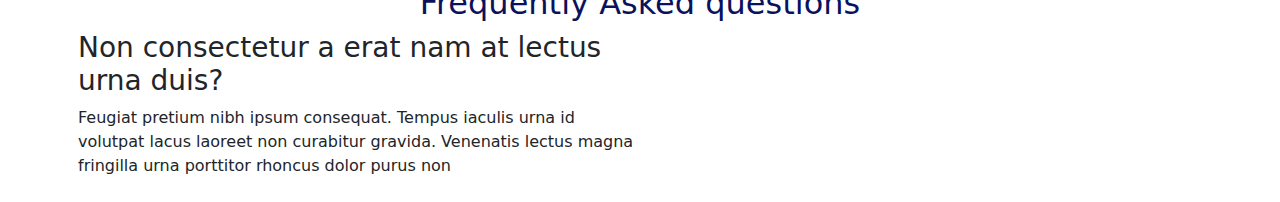
<file: servicepage.html>
<html lang="en">

<head>
    <meta charset="UTF-8">
    <meta name="viewport" content="width=device-width, initial-scale=1.0">
    <link href="https://cdn.jsdelivr.net/npm/bootstrap@5.3.3/dist/css/bootstrap.min.css" rel="stylesheet">
    <link rel="stylesheet" href="https://cdn.jsdelivr.net/npm/bootstrap-icons@1.13.1/font/bootstrap-icons.min.css">
    <script src="https://cdn.jsdelivr.net/npm/bootstrap@5.3.3/dist/js/bootstrap.bundle.min.js"></script>
    <link rel="stylesheet" href="css/service.css">
    <title>Document</title>
</head>

<body>
    <div class="container p-2">

        <button class=" rounded-5 d-grid gap-2 col-1 btn btn-sm  "
            style="color: #4144f1;background-color: #d5d6eb;text-align: center">SERVICES</button><br>
        <h2 style="color: #0b125d; text-align: center;">Check Our Services</h2>

        <div class="container py-5 ">
            <div class="row">
                <div class="col-lg-4 col-sm-6">
                    <!-- card 1 -->
                    <div class="card  text-center border-0 shadow rounded-0 p-3 my-3 mx-auto" id="box1">
                        <!-- icon placement -->
                        <div class="icon">
                            <i class="bi bi-activity"></i>
                        </div>
                        <div class="card-body">
                            <h5 class="card-title fw-bold">Nesciunt Mete</h5>
                            <p class="card-text">Provident nihil qui consequatur non ominis maisor.Eos accusantium minus
                                dolorea
                                iuire preferendis tempore et consequatur</p>
                            <br>
                            <h4> Read More <i class="bi bi-arrow-right"></i> </h4>
                        </div>
                    </div>
                </div>
                <div class="col-lg-4 col-sm-6">
                    <!-- card 1 -->
                    <div class="card  text-center border-0 shadow rounded-0 p-3 my-3 mx-auto" id="box2">
                        <!-- icon placement -->
                        <div class="icon">
                            <i class="bi bi-broadcast"></i>
                        </div>
                        <div class="card-body">
                            <h5 class="card-title fw-bold">Eosle Commomdi</h5>
                            <p class="card-text">Ut autem aut non a. Sint sint sit facilis nam iusto sint. Libero
                                corrupt neque eurn hic non ut nescuit dolorem</p>
                            <br>
                            <h4> Read More <i class="bi bi-arrow-right"></i> </h4>
                        </div>
                    </div>
                </div>
                <!-- card 2 -->
                <div class="col-lg-4 col-sm-6">
                    <!-- card 3 -->
                    <div class="card  text-center border-0 shadow rounded-0 p-3 my-3 mx-auto" id="box3">
                        <!-- icon placement -->
                        <div class="icon">
                            <i class="bi bi-easel"></i>
                        </div>
                        <div class="card-body">
                            <h5 class="card-title fw-bold">Ledo Markt</h5>
                            <p class="card-text">Ut excepturi voluptatem nisi sed. Quidem fuga consequatur.Minus ea
                                aut.Vel qui voluptas adipisci eos corrupti</p>
                            <br>
                            <h4> Read More <i class="bi bi-arrow-right"></i> </h4>
                        </div>
                    </div>
                </div>
                <!-- card 4 -->
                <div class="col-lg-4 col-sm-6">
                    <!-- card 1 -->
                    <div class="card  text-center border-0 shadow rounded-0 p-3 my-3 mx-auto" id="box4">
                        <!-- icon placement -->
                        <div class="icon">
                            <i class="bi bi-bounding-box-circles"></i>
                        </div>
                        <div class="card-body">
                            <h5 class="card-title fw-bold">Asperiores Commodi</h5>
                            <p class="card-text">Non et temporibus minus ominis sed dolor esse consequatur. Cupiditate
                                sed error ea fuga sit provident adipisci neque</p>
                            <br>
                            <h4> Read More <i class="bi bi-arrow-right"></i> </h4>
                        </div>
                    </div>
                </div>
                <!-- card 5 -->
                <div class="col-lg-4 col-sm-6">
                    <!-- card 1 -->
                    <div class="card  text-center border-0 shadow rounded-0 p-3 my-3 mx-auto" id="box5">
                        <!-- icon placement -->
                        <div class="icon">
                            <i class="bi bi-calendar"></i>
                        </div>
                        <div class="card-body">
                            <h5 class="card-title fw-bold">Velit Doloremque</h5>
                            <p class="card-text">Cumque et suscipit saepe. Est maiores autem enium facilis ut aut ipsam
                                corporis aut. Sed animi at autem alias eius labore. </p>
                            <br>
                            <h4> Read More <i class="bi bi-arrow-right"></i> </h4>
                        </div>
                    </div>
                </div>
                <!-- card 6 -->
                <div class="col-lg-4 col-sm-6">
                    <!-- card 1 -->
                    <div class="card text-center border-0 shadow rounded-0 p-3 my-3 mx-auto" id="box6">
                        <!-- icon placement -->
                        <div class="icon">
                            <i class="bi bi-chat-square-text"></i>
                        </div>
                        <div class="card-body">
                            <h5 class="card-title fw-bold">Dolori Archicto</h5>
                            <p class="card-text">Hic molestias ea quibusdam eos.Fuigat enim doloremque aut neque non et
                                debitis iure. Corrupti recusandae ducimus enium</p>
                            <br>
                            <h4> Read More <i class="bi bi-arrow-right"></i> </h4>
                        </div>
                    </div>
                </div>
            </div>
        </div>
    </div>
    <div class="container p-2">
        <button class=" rounded-5 d-grid gap-2 col-1 btn btn-sm "
            style="color: #4144f1;background-color: #d5d6eb;text-align: center">Pricing</button><br>
        <h2 style="color: #0b125d; text-align: center;">Check Our Affordable Pricing </h2>
    </div>
    <div class="container py-1 ">
        <div class="row my-5">
            <div class="col-lg-3 col-sm-6">
                <!-- card 1 -->
                <div class="card text-center border-0 shadow rounded-0 p-1 my-3 mx-4" id="box7">
                    <div class="card-body">
                        <h5 class="card-title fw-bold" style="color: #20c997;;">Free Plan</h5><br>
                        <div class="price">
                            <sup>$</sup>
                            0
                            <span style="color: gray; font-size: 15px;"> / mo</span>
                        </div>
                        <!-- icon placement -->
                        <div class="icon">
                            <i class="bi bi-box"></i>
                        </div>
                        <ul style="display: inline; list-style: none; gap:2px;">
                            <li>Aida dere</li>
                            <li>Nec Feugiat nisl</li>
                            <li>Nulla at volupat dola</li>
                            <li><del> Massa</del></li>
                            <li><del> ultricies mi</del></li>
                        </ul>
                        <a href="#">Buy Now</a>
                    </div>
                </div>
            </div>
            <!-- pricing img 2 -->
            <div class="col-lg-3 col-sm-6">
                <!-- card 1 -->
                <div class="card text-center border-0 shadow rounded-0 p-1 my-3 mx-4" id="box8">
                    <div class="card-body">
                        <span class="featured"> Features</span>
                    </div>
                    <h5 class="card-title fw-bold" style="color: #1ec4da;;">Starter Plan</h5><br>
                    <div class="price">
                        <sup>$</sup>
                        19
                        <span style="color: gray; font-size: 15px;"> / mo</span>
                    </div>

                    <!-- icon placement -->
                    <div class="icon">
                        <i class="bi bi-send"></i>
                    </div>
                    <ul style="display: inline; list-style: none; gap:2px;">
                        <li>Aida dere</li>
                        <li>Nec Feugiat nisl</li>
                        <li>Nulla at volupat dola</li>
                        <li><del> Massa</del></li>
                        <li> ultricies mi</li>
                    </ul>

                    <a href="#">Buy Now</a>
                </div>
            </div>

            <!-- pricing card 3 -->
            <div class="col-lg-3 col-sm-6">
                <!-- card 1 -->
                <div class="card text-center border-0 shadow rounded-0 p-1 my-3 mx-4" id="box9">
                    <div class="card-body">
                        <h5 class="card-title fw-bold" style="color: orange;">Business Plan</h5><br>
                        <div class="price">
                            <sup>$</sup>
                            29
                            <span style="color: gray; font-size: 15px;"> / mo</span>
                        </div>
                        <!-- icon placement -->
                        <div class="icon">
                            <i class="bi bi-airplane"></i>
                        </div>

                        <ul style="display: inline; list-style: none; gap:2px;">
                            <li>Aida dere</li>
                            <li>Nec Feugiat nisl</li>
                            <li>Nulla at volupat dola</li>
                            <li>Massa</li>
                            <li>ultricies mi</li>
                        </ul>

                        <a href="#">Buy Now</a>
                    </div>
                </div>
            </div>
            <!-- pricing card 4 -->
            <div class="col-lg-3 col-sm-6">
                <!-- card 1 -->
                <div class="card text-center border-0 shadow rounded-0 p-1 my-3 mx-4" id="box10">
                    <div class="card-body">
                        <h5 class="card-title fw-bold" style="color: rgb(55, 55, 225);">Ultimate Plan</h5><br>
                        <div class="price">
                            <sup>$</sup>
                            49
                            <span style="color: gray; font-size: 15px;"> / mo</span>
                        </div>
                        <!-- icon placement -->
                        <div class="icon">
                            <i class="bi bi-rocket"></i>
                        </div>

                        <ul style="display: inline; list-style: none; gap:2px;">
                            <li>Aida dere</li>
                            <li>Nec Feugiat nisl</li>
                            <li>Nulla at volupat dola</li>
                            <li> Massa</li>
                            <li> ultricies mi</li>
                        </ul>

                        <a href="#">Buy Now</a>
                    </div>
                </div>
            </div>
        </div>
    </div>
    <div class="container p-2">
        <button class=" rounded-5 d-grid gap-2 col-1 btn btn-sm "
            style="color: #4144f1;background-color: #d5d6eb;text-align: center">F.A.Q</button><br>
        <h2 style="color: #0b125d; text-align: center;">Frequently Asked questions</h2>

        <div class="col-lg-6">
            <div class="faq-quest">
                <h3>
                    Non consectetur a erat nam at lectus urna duis?
                </h3>
                <div class="faq-content">
                   <p >Feugiat pretium nibh ipsum consequat. Tempus iaculis urna id volutpat lacus laoreet non curabitur gravida. Venenatis lectus magna fringilla urna porttitor rhoncus dolor purus non</p>
                </div>
            </div>
        </div>














    </div>


</body>

</html>
</file>
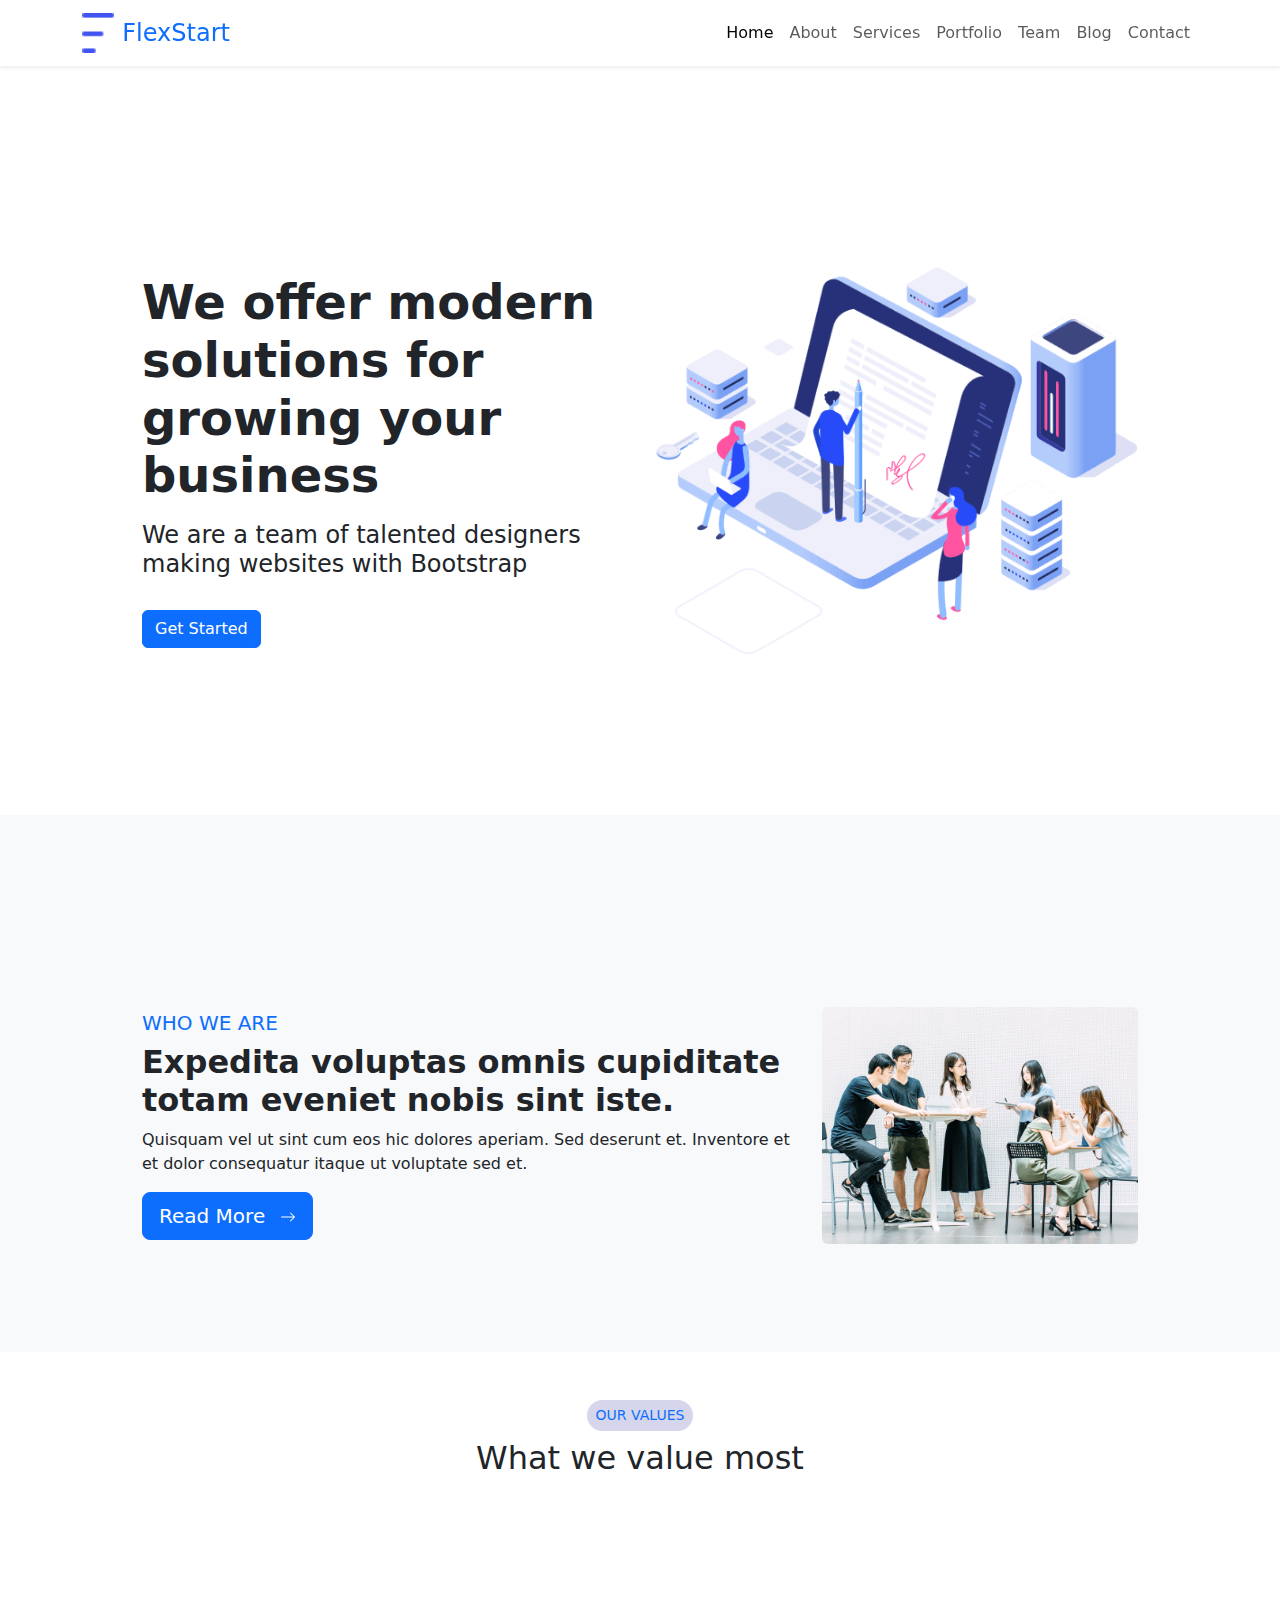
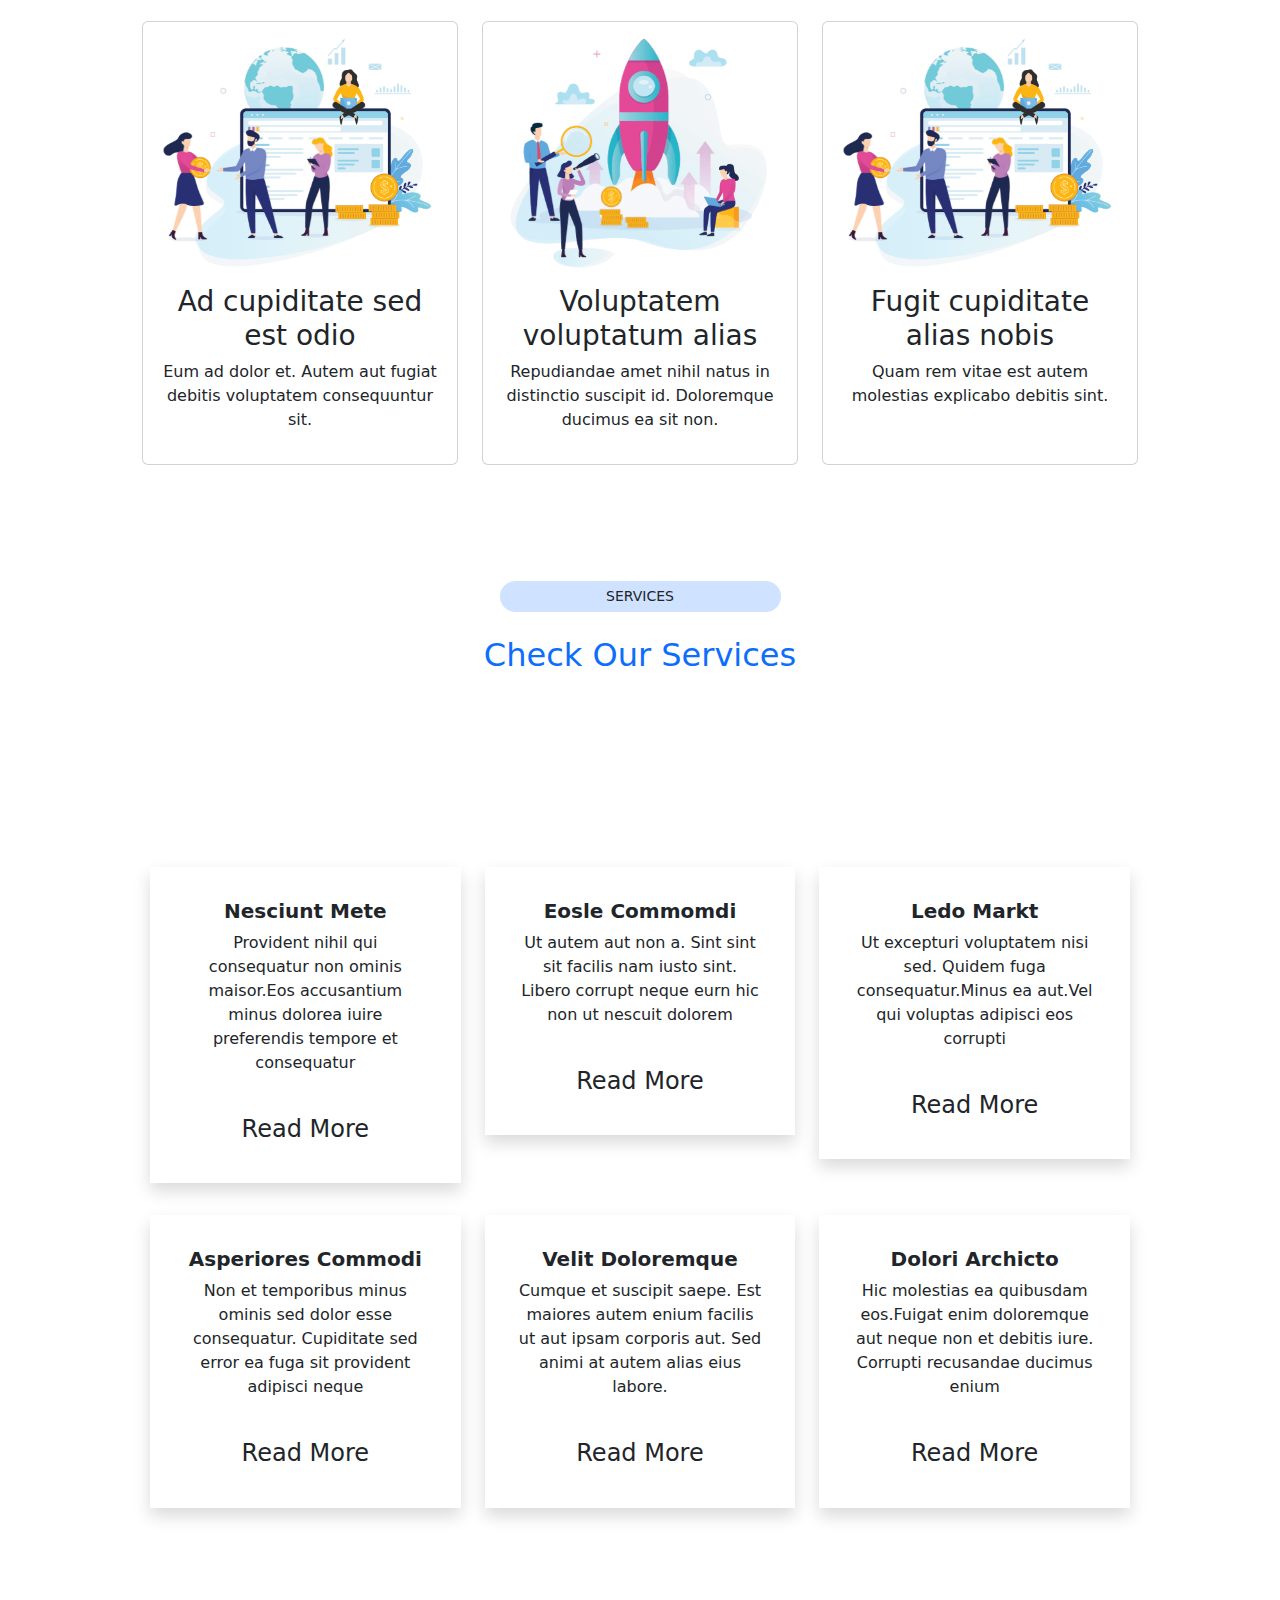
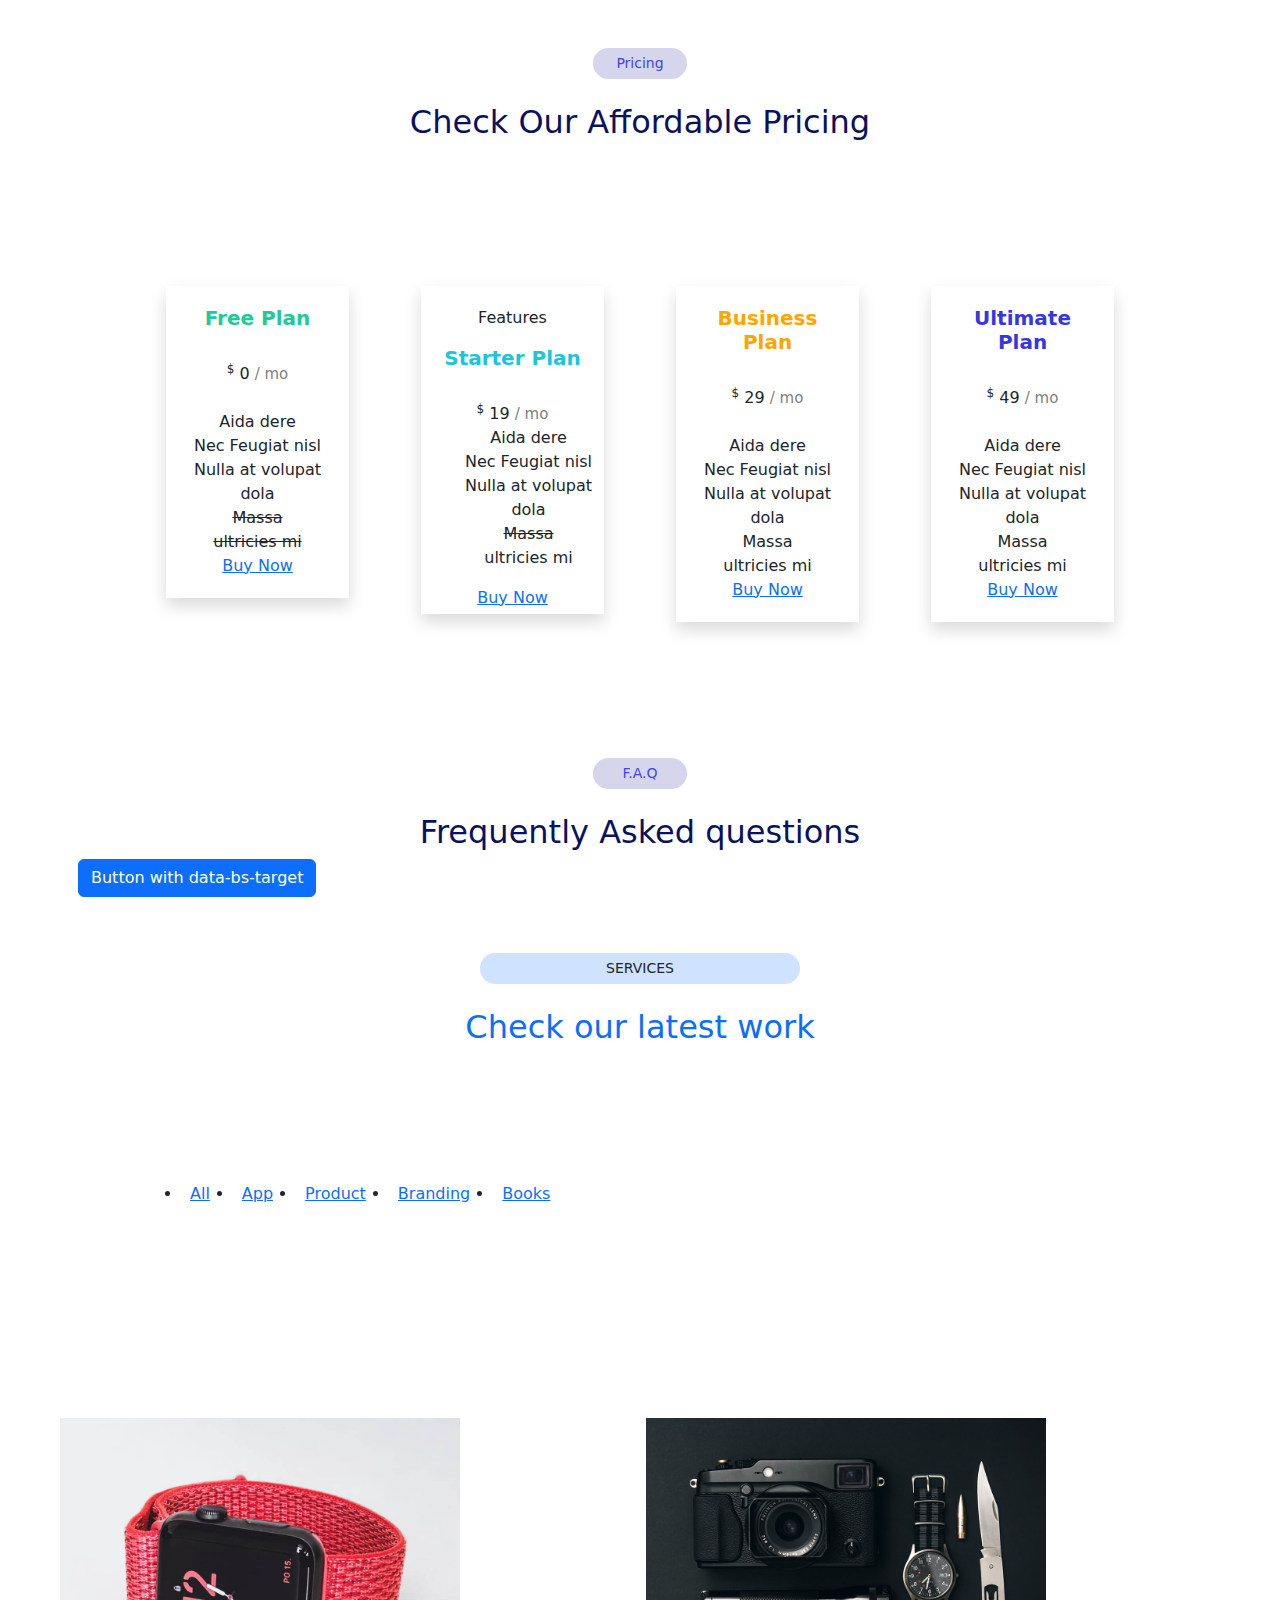
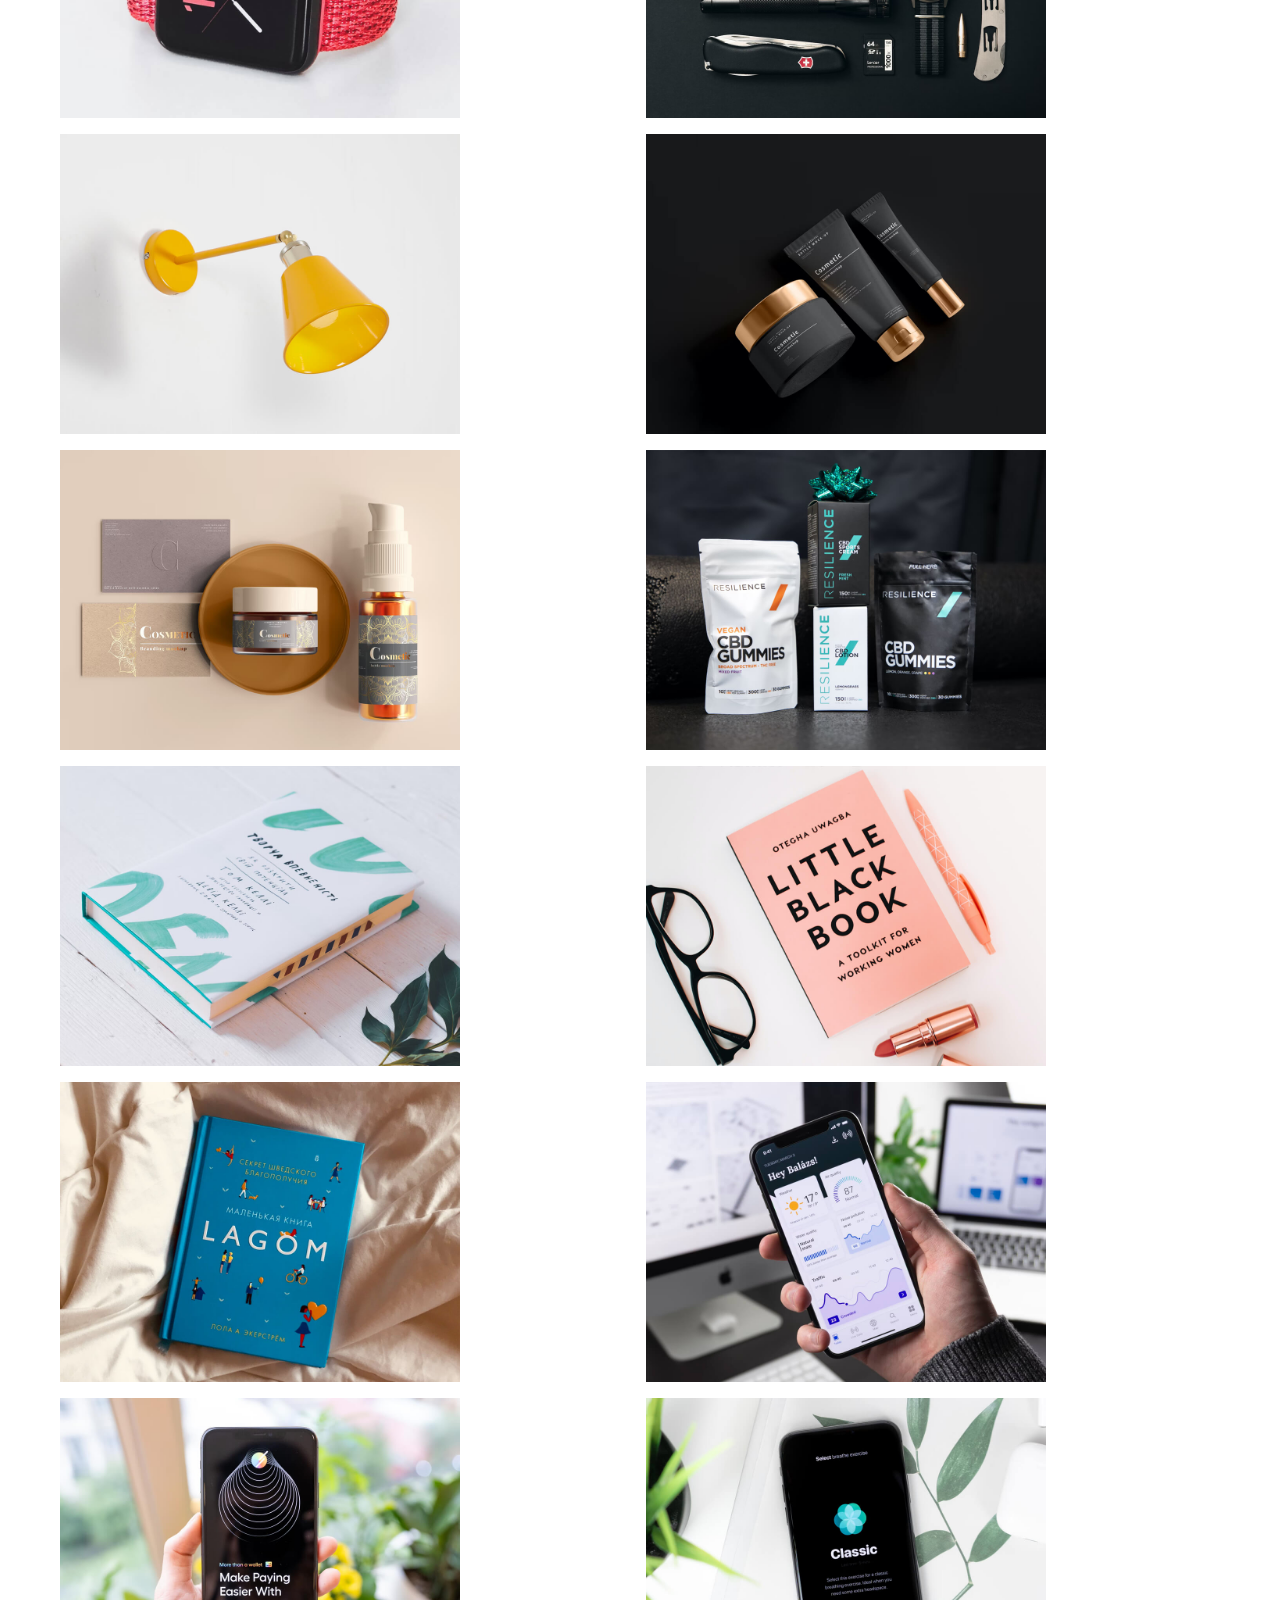
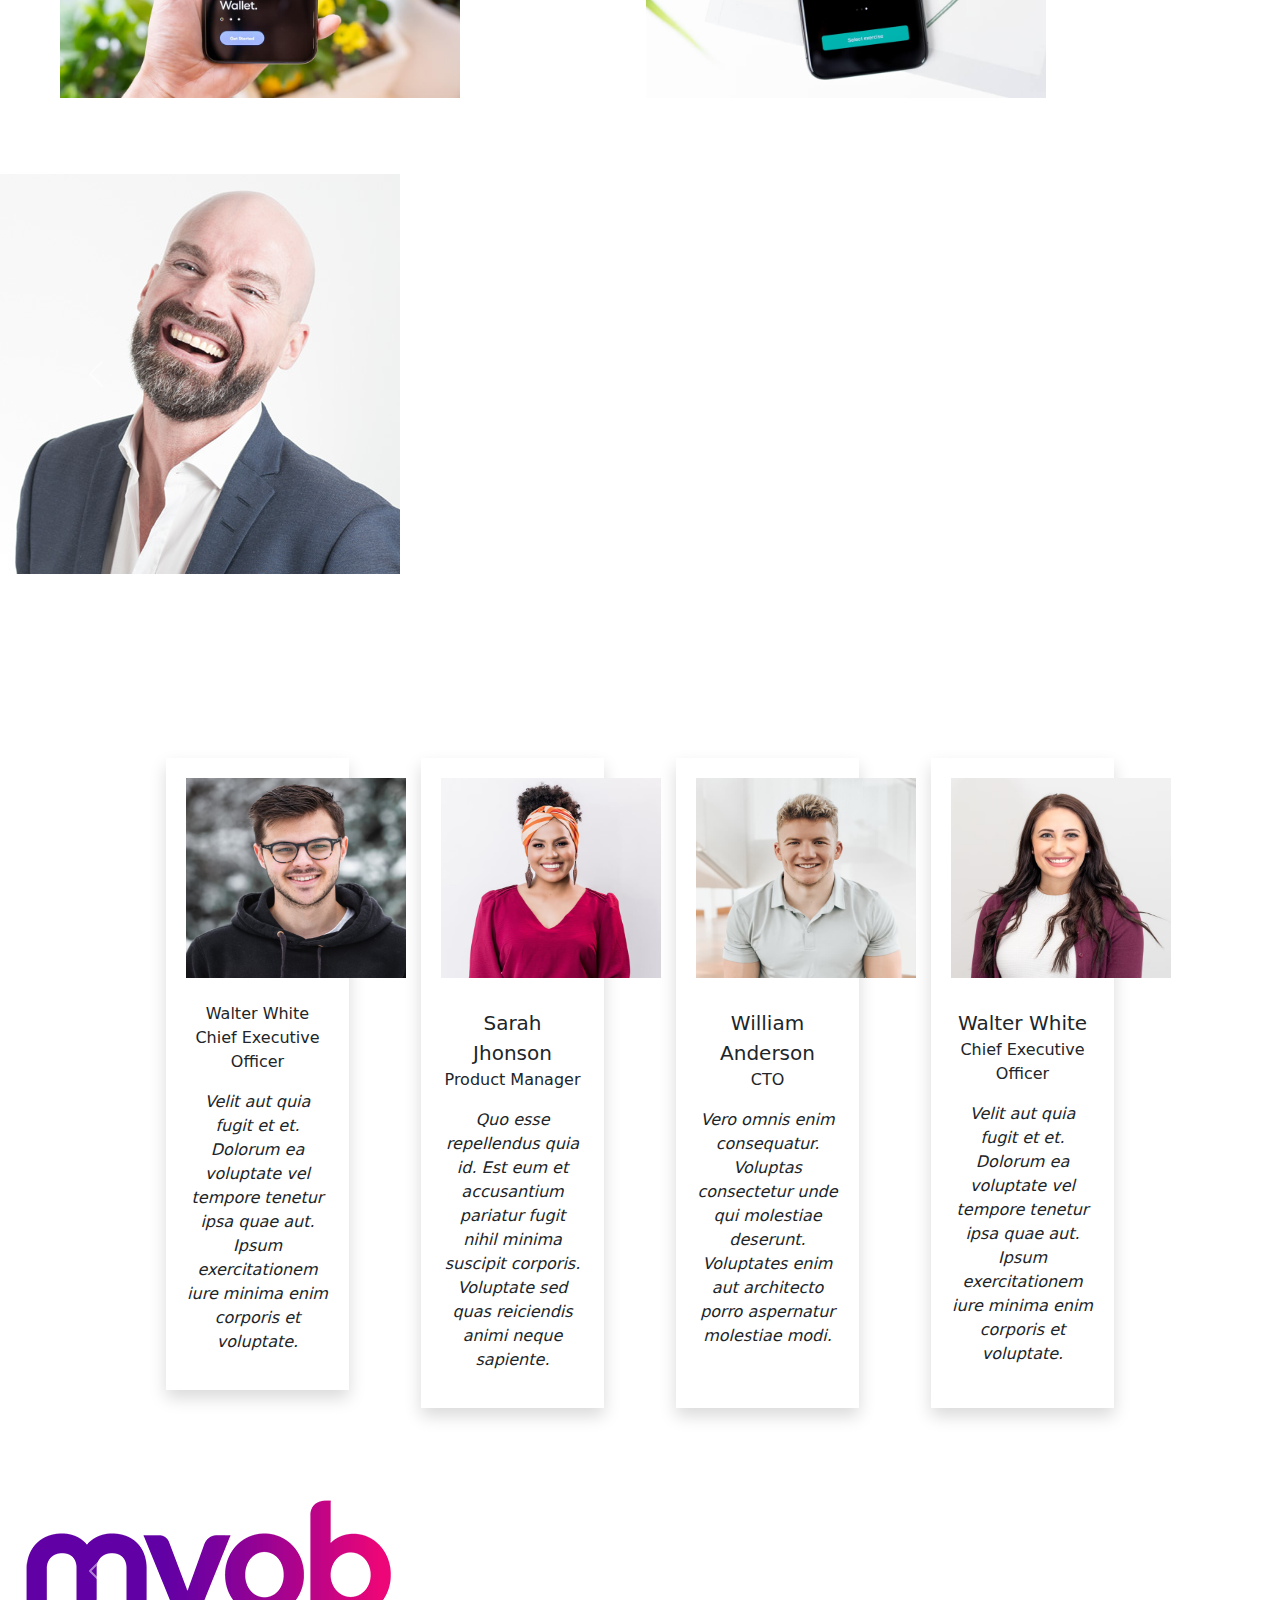
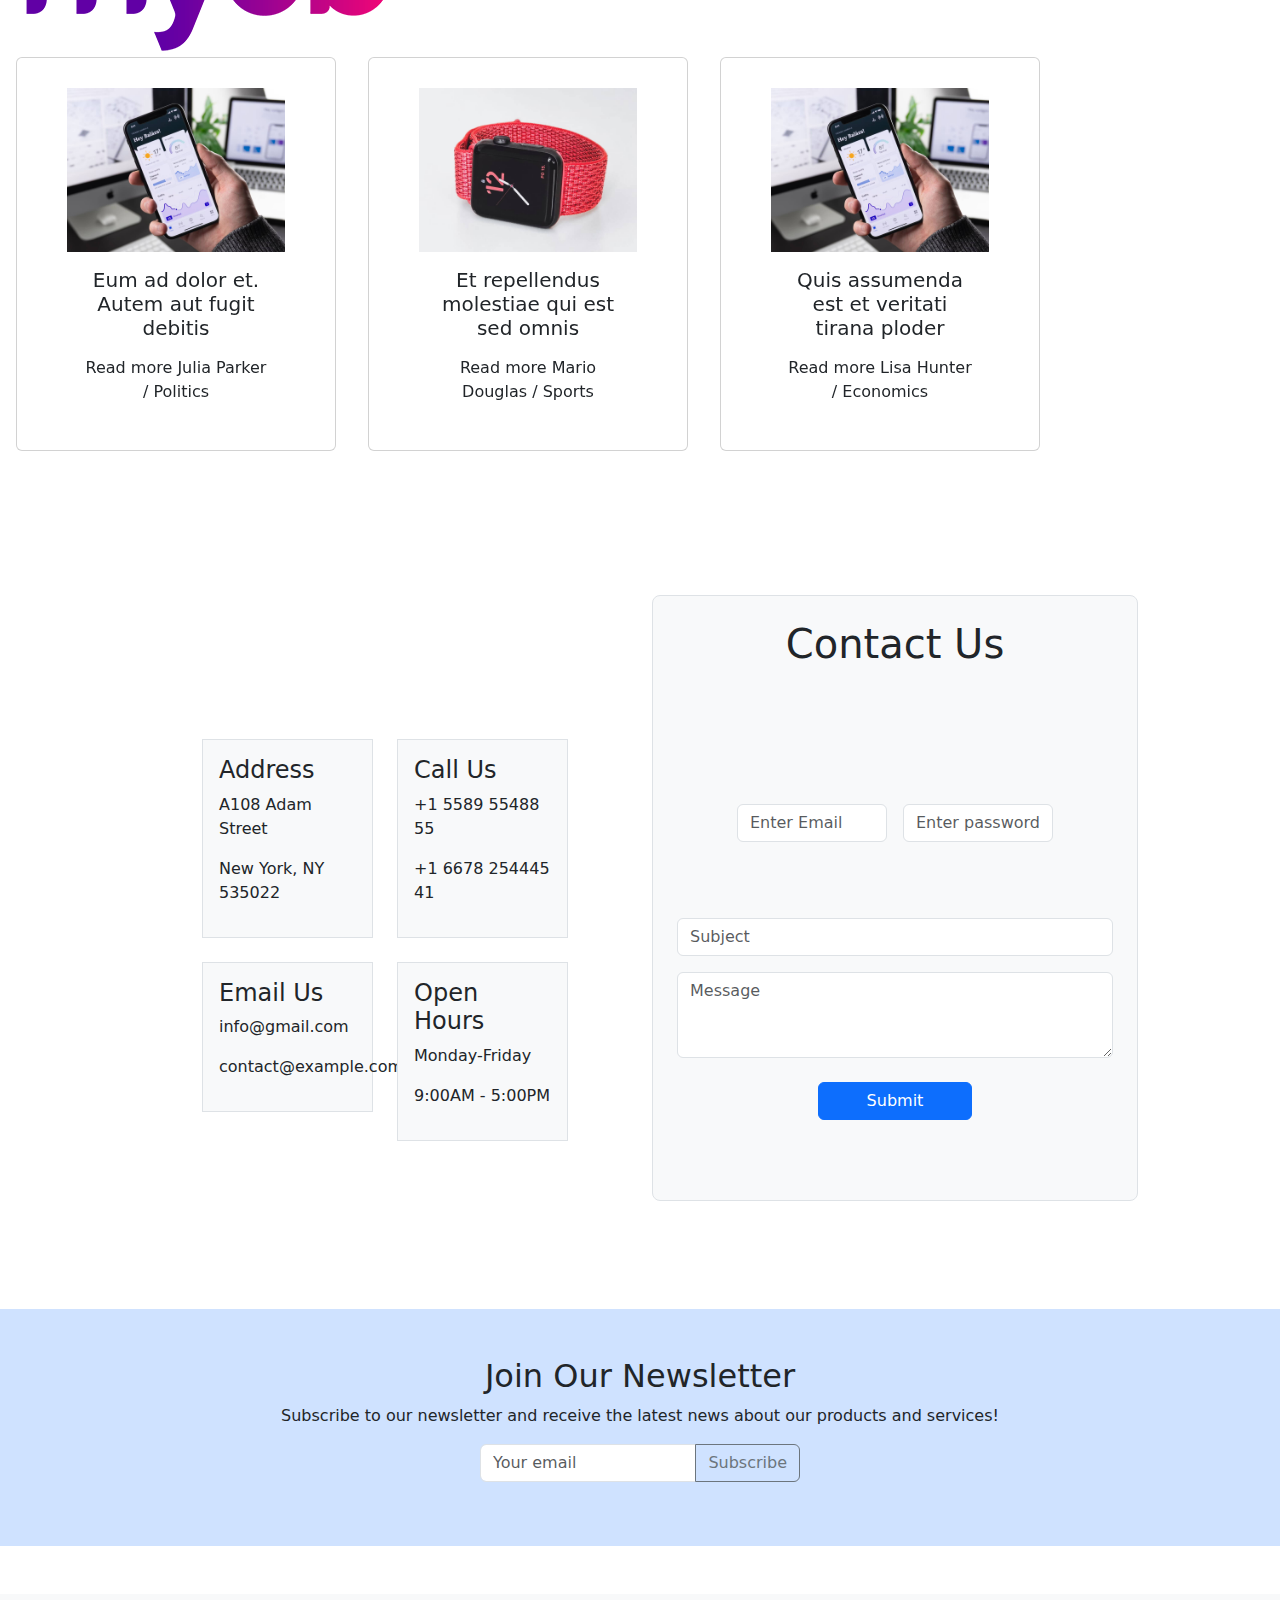
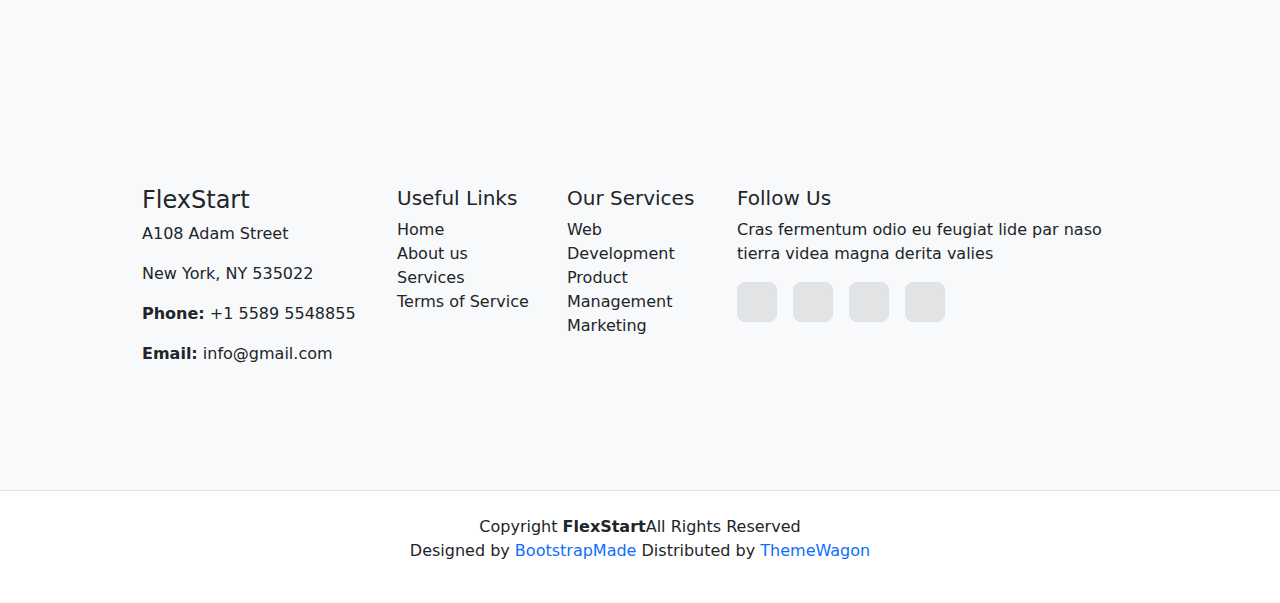
<file: trail4.html>
<!DOCTYPE html>
<html lang="en">

<head>
    <meta charset="UTF-8" />
    <meta name="viewport" content="width=device-width, initial-scale=1.0" />
    <title>FlexStart</title>
    <link href="https://cdn.jsdelivr.net/npm/bootstrap@5.3.3/dist/css/bootstrap.min.css" rel="stylesheet" />
    <script src="https://cdn.jsdelivr.net/npm/bootstrap@5.3.3/dist/js/bootstrap.bundle.min.js"></script>
    <!-- <link rel="stylesheet" href="css/style.css" /> -->
    <link rel="stylesheet" href="css/style1.css" />

    <link rel="stylesheet" href="css/pot.css" />
    <link rel="stylesheet" href="css/about.css" />
    <!-- <link rel="stylesheet" href="css/s1.css" /> -->
    <!-- <link rel="stylesheet" href="css/style.css" /> -->
    <style>
        .icon-box {
            min-height: 120px;
        }

        .social-icon {
            width: 40px;
            height: 40px;
            display: flex;
            align-items: center;
            justify-content: center;
            border-radius: 0.5rem;
        }

        @media (max-width: 576px) {
            .input-group {
                width: 100% !important;
            }

            .form-control,
            .btn {
                font-size: 0.9rem;
            }
        }
    </style>
    </style>
</head>

<body data-bs-spy="scroll" data-bs-target=".navbar" data-bs-offset="50">
    <!-- Navbar -->
    <nav class="navbar navbar-expand-lg navbar-light bg-white fixed-top shadow-sm">
        <div class="container">
            <a class="navbar-brand d-flex align-items-center" href="#">
                <img src="images/logo.png" alt="Logo" height="40" />
                <h1 class="ms-2 text-primary fs-4 mb-0">FlexStart</h1>
            </a>

            <!-- Toggler/collapsible Button -->
            <button class="navbar-toggler" type="button" data-bs-toggle="collapse" data-bs-target="#navbarNav">
                <span class="navbar-toggler-icon"></span>
            </button>

            <!-- Navbar links -->
            <div class="collapse navbar-collapse" id="navbarNav">
                <ul class="navbar-nav ms-auto">
                    <li class="nav-item"><a class="nav-link" href="#home">Home</a></li>
                    <li class="nav-item"><a class="nav-link" href="#about1">About</a></li>
                    <li class="nav-item"><a class="nav-link" href="#Service">Services</a></li>
                    <li class="nav-item"><a class="nav-link" href="#portfolio">Portfolio</a></li>
                    <li class="nav-item"><a class="nav-link" href="#team">Team</a></li>
                    <li class="nav-item"><a class="nav-link" href="#blog">Blog</a></li>
                    <li class="nav-item"><a class="nav-link" href="#contact">Contact</a></li>
                </ul>
            </div>
        </div>
    </nav>


    <!-- Hero Section -->
    <section id="home" class="container-fluid text-dark py-5 mt-5">
        <div class="container py-5">
            <div class="row align-items-center">
                <div class="col-lg-6">
                    <h1 class="display-5 fw-bold">We offer modern solutions for growing your business</h1>
                    <h4 class="mt-3">We are a team of talented designers making websites with Bootstrap</h4>
                    <a href="#" class="btn btn-primary mt-4">Get Started</a>
                </div>
                <div class="col-lg-6 text-end">
                    <img src="images/hero-img.png" alt="Hero image" class="img-fluid" />
                </div>
            </div>
        </div>
    </section>

    <!-- About Section -->
    <section id="about1" class="bg-light py-5">
        <div class="container">
            <div class="row align-items-center g-4">
                <div class="col-md-8">
                    <h5 class="text-primary">WHO WE ARE</h5>
                    <h2 class="fw-bold">Expedita voluptas omnis cupiditate totam eveniet nobis sint iste.</h2>
                    <p>Quisquam vel ut sint cum eos hic dolores aperiam. Sed deserunt et. Inventore et et dolor
                        consequatur itaque ut voluptate sed et.</p>
                    <button class="btn btn-primary btn-lg">
                        Read More
                        <svg xmlns="http://www.w3.org/2000/svg" width="16" height="16" fill="currentColor"
                            class="bi bi-arrow-right ms-2" viewBox="0 0 16 16">
                            <path fill-rule="evenodd"
                                d="M1 8a.5.5 0 0 1 .5-.5h11.793l-3.147-3.146a.5.5 0 0 1 .708-.708l4 4a.5.5 0 0 1 0 .708l-4 4a.5.5 0 0 1-.708-.708L13.293 8.5H1.5A.5.5 0 0 1 1 8" />
                        </svg>
                    </button>
                </div>
                <div class="col-md-4">
                    <img src="images/section2.jpg" alt="About us" class="img-fluid rounded" />
                </div>
            </div>
        </div>
    </section>

    <!-- Values Section -->
    <section class="py-5">
        <div class="container text-center">
            <button class="btn btn-sm rounded-pill text-primary mb-2" style="background-color: #d5d6eb;">OUR
                VALUES</button>
            <h2 class="text-dark mb-4">What we value most</h2>
            <div class="row g-4">
                <div class="col-md-4">
                    <div class="card p-3 h-100 text-center">
                        <img src="images/section3.png" class="card-img-top" alt="Value 1" />
                        <h3 class="mt-3">Ad cupiditate sed est odio</h3>
                        <p>Eum ad dolor et. Autem aut fugiat debitis voluptatem consequuntur sit.</p>
                    </div>
                </div>
                <div class="col-md-4">
                    <div class="card p-3 h-100 text-center">
                        <img src="images/section3.1.png" class="card-img-top" alt="Value 2" />
                        <h3 class="mt-3">Voluptatem voluptatum alias</h3>
                        <p>Repudiandae amet nihil natus in distinctio suscipit id. Doloremque ducimus ea sit non.</p>
                    </div>
                </div>
                <div class="col-md-4">
                    <div class="card p-3 h-100 text-center">
                        <img src="images/section3.png" class="card-img-top" alt="Value 3" />
                        <h3 class="mt-3">Fugit cupiditate alias nobis</h3>
                        <p>Quam rem vitae est autem molestias explicabo debitis sint.</p>
                    </div>
                </div>
            </div>
        </div>
    </section>
    <section id="Service">
        <div class="container p-2">

            <button
                class=" rounded-5 d-grid gap-2 col-1 btn btn-sm bg-primary-subtle text-center  w-25">SERVICES</button><br>
            <h2 class="text-center text-primary">Check Our Services</h2>

            <div class="container py-5 ">
                <div class="row">
                    <div class="col-lg-4 col-sm-6">
                        <!-- card 1 -->
                        <div class="card  text-center border-0 shadow rounded-0 p-3 my-3 mx-auto" id="box1">
                            <!-- icon placement -->
                            <div class="icon">
                                <i class="bi bi-activity"></i>
                            </div>
                            <div class="card-body">
                                <h5 class="card-title fw-bold">Nesciunt Mete</h5>
                                <p class="card-text">Provident nihil qui consequatur non ominis maisor.Eos accusantium
                                    minus
                                    dolorea
                                    iuire preferendis tempore et consequatur</p>
                                <br>
                                <h4> Read More <i class="bi bi-arrow-right"></i> </h4>
                            </div>
                        </div>
                    </div>
                    <div class="col-lg-4 col-sm-6">
                        <!-- card 1 -->
                        <div class="card  text-center border-0 shadow rounded-0 p-3 my-3 mx-auto" id="box2">
                            <!-- icon placement -->
                            <div class="icon">
                                <i class="bi bi-broadcast"></i>
                            </div>
                            <div class="card-body">
                                <h5 class="card-title fw-bold">Eosle Commomdi</h5>
                                <p class="card-text">Ut autem aut non a. Sint sint sit facilis nam iusto sint. Libero
                                    corrupt neque eurn hic non ut nescuit dolorem</p>
                                <br>
                                <h4> Read More <i class="bi bi-arrow-right"></i> </h4>
                            </div>
                        </div>
                    </div>
                    <!-- card 2 -->
                    <div class="col-lg-4 col-sm-6">
                        <!-- card 3 -->
                        <div class="card  text-center border-0 shadow rounded-0 p-3 my-3 mx-auto" id="box3">
                            <!-- icon placement -->
                            <div class="icon">
                                <i class="bi bi-easel"></i>
                            </div>
                            <div class="card-body">
                                <h5 class="card-title fw-bold">Ledo Markt</h5>
                                <p class="card-text">Ut excepturi voluptatem nisi sed. Quidem fuga consequatur.Minus ea
                                    aut.Vel qui voluptas adipisci eos corrupti</p>
                                <br>
                                <h4> Read More <i class="bi bi-arrow-right"></i> </h4>
                            </div>
                        </div>
                    </div>
                    <!-- card 4 -->
                    <div class="col-lg-4 col-sm-6">
                        <!-- card 1 -->
                        <div class="card  text-center border-0 shadow rounded-0 p-3 my-3 mx-auto" id="box4">
                            <!-- icon placement -->
                            <div class="icon">
                                <i class="bi bi-bounding-box-circles"></i>
                            </div>
                            <div class="card-body">
                                <h5 class="card-title fw-bold">Asperiores Commodi</h5>
                                <p class="card-text">Non et temporibus minus ominis sed dolor esse consequatur.
                                    Cupiditate
                                    sed error ea fuga sit provident adipisci neque</p>
                                <br>
                                <h4> Read More <i class="bi bi-arrow-right"></i> </h4>
                            </div>
                        </div>
                    </div>
                    <!-- card 5 -->
                    <div class="col-lg-4 col-sm-6">
                        <!-- card 1 -->
                        <div class="card  text-center border-0 shadow rounded-0 p-3 my-3 mx-auto" id="box5">
                            <!-- icon placement -->
                            <div class="icon">
                                <i class="bi bi-calendar"></i>
                            </div>
                            <div class="card-body">
                                <h5 class="card-title fw-bold">Velit Doloremque</h5>
                                <p class="card-text">Cumque et suscipit saepe. Est maiores autem enium facilis ut aut
                                    ipsam
                                    corporis aut. Sed animi at autem alias eius labore. </p>
                                <br>
                                <h4> Read More <i class="bi bi-arrow-right"></i> </h4>
                            </div>
                        </div>
                    </div>
                    <!-- card 6 -->
                    <div class="col-lg-4 col-sm-6">
                        <!-- card 1 -->
                        <div class="card text-center border-0 shadow rounded-0 p-3 my-3 mx-auto" id="box6">
                            <!-- icon placement -->
                            <div class="icon">
                                <i class="bi bi-chat-square-text"></i>
                            </div>
                            <div class="card-body">
                                <h5 class="card-title fw-bold">Dolori Archicto</h5>
                                <p class="card-text">Hic molestias ea quibusdam eos.Fuigat enim doloremque aut neque non
                                    et
                                    debitis iure. Corrupti recusandae ducimus enium</p>
                                <br>
                                <h4> Read More <i class="bi bi-arrow-right"></i> </h4>
                            </div>
                        </div>
                    </div>
                </div>
            </div>
        </div>
        <div class="container p-2">
            <button class=" rounded-5 d-grid gap-2 col-1 btn btn-sm "
                style="color: #4144f1;background-color: #d5d6eb;text-align: center">Pricing</button><br>
            <h2 style="color: #0b125d; text-align: center;">Check Our Affordable Pricing </h2>
        </div>
        <div class="container py-1 ">
            <div class="row my-5">
                <div class="col-lg-3 col-sm-6">
                    <!-- card 1 -->
                    <div class="card text-center border-0 shadow rounded-0 p-1 my-3 mx-4" id="box7">
                        <div class="card-body">
                            <h5 class="card-title fw-bold" style="color: #20c997;;">Free Plan</h5><br>
                            <div class="price">
                                <sup>$</sup>
                                0
                                <span style="color: gray; font-size: 15px;"> / mo</span>
                            </div>
                            <!-- icon placement -->
                            <div class="icon">
                                <i class="bi bi-box"></i>
                            </div>
                            <ul style="display: inline; list-style: none; gap:2px;">
                                <li>Aida dere</li>
                                <li>Nec Feugiat nisl</li>
                                <li>Nulla at volupat dola</li>
                                <li><del> Massa</del></li>
                                <li><del> ultricies mi</del></li>
                            </ul>
                            <a href="#">Buy Now</a>
                        </div>
                    </div>
                </div>
                <!-- pricing img 2 -->
                <div class="col-lg-3 col-sm-6">
                    <!-- card 1 -->
                    <div class="card text-center border-0 shadow rounded-0 p-1 my-3 mx-4" id="box8">
                        <div class="card-body">
                            <span class="featured"> Features</span>
                        </div>
                        <h5 class="card-title fw-bold" style="color: #1ec4da;;">Starter Plan</h5><br>
                        <div class="price">
                            <sup>$</sup>
                            19
                            <span style="color: gray; font-size: 15px;"> / mo</span>
                        </div>

                        <!-- icon placement -->
                        <div class="icon">
                            <i class="bi bi-send"></i>
                        </div>
                        <ul style="display: inline; list-style: none; gap:2px;">
                            <li>Aida dere</li>
                            <li>Nec Feugiat nisl</li>
                            <li>Nulla at volupat dola</li>
                            <li><del> Massa</del></li>
                            <li> ultricies mi</li>
                        </ul>

                        <a href="#">Buy Now</a>
                    </div>
                </div>

                <!-- pricing card 3 -->
                <div class="col-lg-3 col-sm-6">
                    <!-- card 1 -->
                    <div class="card text-center border-0 shadow rounded-0 p-1 my-3 mx-4" id="box9">
                        <div class="card-body">
                            <h5 class="card-title fw-bold" style="color: orange;">Business Plan</h5><br>
                            <div class="price">
                                <sup>$</sup>
                                29
                                <span style="color: gray; font-size: 15px;"> / mo</span>
                            </div>
                            <!-- icon placement -->
                            <div class="icon">
                                <i class="bi bi-airplane"></i>
                            </div>

                            <ul style="display: inline; list-style: none; gap:2px;">
                                <li>Aida dere</li>
                                <li>Nec Feugiat nisl</li>
                                <li>Nulla at volupat dola</li>
                                <li>Massa</li>
                                <li>ultricies mi</li>
                            </ul>

                            <a href="#">Buy Now</a>
                        </div>
                    </div>
                </div>
                <!-- pricing card 4 -->
                <div class="col-lg-3 col-sm-6">
                    <!-- card 1 -->
                    <div class="card text-center border-0 shadow rounded-0 p-1 my-3 mx-4" id="box10">
                        <div class="card-body">
                            <h5 class="card-title fw-bold" style="color: rgb(55, 55, 225);">Ultimate Plan</h5><br>
                            <div class="price">
                                <sup>$</sup>
                                49
                                <span style="color: gray; font-size: 15px;"> / mo</span>
                            </div>
                            <!-- icon placement -->
                            <div class="icon">
                                <i class="bi bi-rocket"></i>
                            </div>

                            <ul style="display: inline; list-style: none; gap:2px;">
                                <li>Aida dere</li>
                                <li>Nec Feugiat nisl</li>
                                <li>Nulla at volupat dola</li>
                                <li> Massa</li>
                                <li> ultricies mi</li>
                            </ul>

                            <a href="#">Buy Now</a>
                        </div>
                    </div>
                </div>
            </div>
        </div>
        <div class="container p-2">
            <button class=" rounded-5 d-grid gap-2 col-1 btn btn-sm "
                style="color: #4144f1;background-color: #d5d6eb;text-align: center">F.A.Q</button><br>
            <h2 style="color: #0b125d; text-align: center;">Frequently Asked questions</h2>

            <div>
                <button class="btn btn-primary" type="button" data-bs-toggle="collapse"
                    data-bs-target="#collapseExample" aria-expanded="false" aria-controls="collapseExample">
                    Button with data-bs-target
                </button>
            </div>
            <div class="collapse" id="collapseExample">

                <div class="card card-body w-50">
                    Some placeholder content for the collapse component. This panel is hidden by default but revealed
                    when the user activates the relevant trigger.
                </div>
            </div>
        </div>
    </section>
    <section id="portfolio">
        <div class=" container-fluid my-5">

        </div>
        <button
            class=" rounded-5 d-grid gap-2 col-1 btn btn-sm bg-primary-subtle text-center  w-25">SERVICES</button><br>
        <h2 class="text-center text-primary">Check our latest work</h2>
        <div class="container">
            <div class="row g-3 gx-3 row-cols-md-3 row-cols-sm-3">
                <div class="col-3 d-flex">

                    <ul class="d-flex text-center">
                        <li class="mx-2 px-2 g-2 text-center"><a href="#">All</a></li>
                        <li class="mx-2 px-2 g-2 text-center"><a href="#">App</a></li>
                        <li class="mx-2 px-2 g-2 text-center"><a href="#">Product</a></li>
                        <li class="mx-2 px-2 g-2 text-center"><a href="#">Branding</a></li>
                        <li class="mx-2 px-2 g-2 text-center"><a href="#">Books</a></li>
                    </ul>
                </div>
            </div>
        </div>
        <ul class="row gy-3 me-auto md-3 lg-3 sm-1">

            <div class="col"><img src="images/product-1.jpg" height="300" width="400" alt="image"></div>
            <div class="col"><img src="images/product-2.jpg" height="300" width="400" alt="image"></div>
            <div class="col"><img src="images/product-3.jpg" height="300" width="400" alt="image"></div>
            <div class="col"><img src="images/branding-1.jpg" height="300" width="400" alt="image"></div>
            <div class="col"><img src="images/branding-2.jpg" height="300" width="400" alt="image"></div>
            <div class="col"><img src="images/branding-3.jpg" height="300" width="400" alt="image"></div>
            <div class="col"><img src="images/books-1.jpg" height="300" width="400" alt="image"></div>
            <div class="col"><img src="images/books-2.jpg" height="300" width="400" alt="image"></div>
            <div class="col"><img src="images/books-3.jpg" height="300" width="400" alt="image"></div>
            <div class="col"><img src="images/app1.jpg" height="300" width="400" alt="image"></div>
            <div class="col"><img src="images/app2.jpg" height="300" width="400" alt="image"></div>
            <div class="col"><img src="images/app-3.jpg" height="300" width="400" alt="image"></div>
        </ul>

        </div>


        <div id="demo" class="carousel slide" data-bs-ride="carousel">
            <!-- Indicators/dots -->
            <div class="carousel-indicators">
                <button type="button" data-bs-target="#demo" data-bs-slide-to="0" class="active"></button>
                <button type="button" data-bs-target="#demo" data-bs-slide-to="1"></button>
                <button type="button" data-bs-target="#demo" data-bs-slide-to="2"></button>
            </div>
            <div class="carousel-inner">
                <div class="carousel-item active">
                    <img src="images/testimonials-1.jpg" alt="Los Angeles" class="d-block">
                </div>
                <div class="carousel-item ">
                    <img src="images/testimonials-2.jpg" alt="Chicago" class="d-block">
                </div>
                <div class="carousel-item">
                    <img src="images/testimonials-3.jpg" alt="New York" class="d-block">
                </div>
            </div>
            <button class="carousel-control-prev" type="button" data-bs-target="#demo" data-bs-slide="prev">
                <span class="carousel-control-prev-icon"></span>
            </button>
            <button class="carousel-control-next" type="button" data-bs-target="#demo" data-bs-slide="next">
                <span class="carousel-control-next-icon"></span>
            </button>
        </div>
    </section>
    <section id="team">
        <div class="container">
            <div class="row gy-5  ">
                <div class="col-lg-3 col-md-6">
                    <!-- card 1 -->
                    <div class="card text-center border-0 shadow rounded-0 p-1 my-3 mx-4">
                        <div class="card-body">
                            <img src="images/team-1.jpg" height="200" width="220" alt="">

                            <!-- icon placement -->
                            <div class="icon">
                                <i class="bi bi-box"></i>
                            </div>
                            <ul style="display: inline; list-style: none; gap:2px;">
                                <li>Walter White</li>
                            </ul>
                            <p>Chief Executive Officer</p>
                            <p><i>Velit aut quia fugit et et. Dolorum ea voluptate vel tempore tenetur ipsa quae aut.
                                    Ipsum
                                    exercitationem iure minima enim corporis et voluptate. </i></p>
                        </div>
                    </div>
                </div>
                <div class="col-lg-3 col-sm-6">
                    <!-- card 1 -->
                    <div class="card text-center border-0 shadow rounded-0 p-1 my-3 mx-4">
                        <div class="card-body">
                            <img src="images/team-2.jpg" height="200" width="220" alt="">

                            <!-- icon placement -->
                            <div class="icon">
                                <i class="bi bi-box"></i>
                            </div>
                            <ul style="display: inline; list-style: none; gap:2px;" class="fs-5">
                                <li>Sarah Jhonson</li>
                            </ul>
                            <p>Product Manager</p>
                            <p><i>Quo esse repellendus quia id. Est eum et accusantium pariatur fugit nihil minima
                                    suscipit corporis. Voluptate sed quas reiciendis animi neque sapiente.</i></p>

                        </div>
                    </div>
                </div>
                <div class="col-lg-3 col-sm-6 d-flex">
                    <!-- card 1 -->
                    <div class="card text-center border-0 shadow rounded-0 p-1 my-3 mx-4">
                        <div class="card-body">
                            <div>

                                <img src="images/team-3.jpg" height="200" width="220" alt="">
                            </div>

                            <!-- icon placement -->
                            <div class="icon">
                                <i class="bi bi-box"></i>
                            </div>
                            <ul style="display: inline; list-style: none; gap:2px;" class="fs-5">
                                <li>William Anderson</li>
                            </ul>
                            <p>CTO</p>
                            <p><i>Vero omnis enim consequatur. Voluptas consectetur unde qui molestiae deserunt.
                                    Voluptates enim aut architecto porro aspernatur molestiae modi. </i></p>
                        </div>
                    </div>
                </div>
                <div class="col-lg-3 col-sm-6 d-flex">
                    <!-- card 1 -->
                    <div class="card text-center border-0 shadow rounded-0 p-1 my-3 mx-4">
                        <div class="card-body">
                            <div>

                                <img src="images/team-4.jpg" height="200" width="220" alt="">
                            </div>

                            <!-- icon placement -->
                            <div class="icon">
                                <i class="bi bi-box"></i>
                            </div>
                            <ul style="display: inline; list-style: none; gap:2px;" class="fs-5">
                                <li>Walter White</li>
                            </ul>
                            <p>Chief Executive Officer</p>
                            <p><i>Velit aut quia fugit et et. Dolorum ea voluptate vel tempore tenetur ipsa quae aut.
                                    Ipsum
                                    exercitationem iure minima enim corporis et voluptate. </i></p>
                        </div>
                    </div>
                </div>
            </div>
        </div>
        <div id="carouselExampleCaptions" class="carousel slide">
            <div class="carousel-indicators">
                <button type="button" data-bs-target="#carouselExampleCaptions" data-bs-slide-to="0" class="active"
                    aria-current="true" aria-label="Slide 1"></button>
                <button type="button" data-bs-target="#carouselExampleCaptions" data-bs-slide-to="1"
                    aria-label="Slide 2"></button>
                <button type="button" data-bs-target="#carouselExampleCaptions" data-bs-slide-to="2"
                    aria-label="Slide 3"></button>
            </div>
            <div class="carousel-inner">
                <div class="carousel-item active">
                    <img src="images/client-1.png" alt="">
                    <div class="carousel-caption d-none d-md-block">
                        <h5>First slide label</h5>
                        <p>Some representative placeholder content for the first slide.</p>
                    </div>
                </div>
                <div class="carousel-item">
                    <svg aria-label="Placeholder: Second slide"
                        class="bd-placeholder-img bd-placeholder-img-lg d-block w-100" height="400"
                        preserveAspectRatio="xMidYMid slice" role="img" width="800" xmlns="http://www.w3.org/2000/svg">
                        <title>Placeholder</title>
                        <rect width="100%" height="100%" fill="#666"></rect><text x="50%" y="50%" fill="#444"
                            dy=".3em">Second slide</text>
                    </svg>
                    <div class="carousel-caption d-none d-md-block">
                        <h5>Second slide label</h5>
                        <p>Some representative placeholder content for the second slide.</p>
                    </div>
                </div>
                <div class="carousel-item">
                    <svg aria-label="Placeholder: Third slide"
                        class="bd-placeholder-img bd-placeholder-img-lg d-block w-100" height="400"
                        preserveAspectRatio="xMidYMid slice" role="img" width="800" xmlns="http://www.w3.org/2000/svg">
                        <title>Placeholder</title>
                        <rect width="100%" height="100%" fill="#555"></rect><text x="50%" y="50%" fill="#333"
                            dy=".3em">Third slide</text>
                    </svg>
                    <div class="carousel-caption d-none d-md-block">
                        <h5>Third slide label</h5>
                        <p>Some representative placeholder content for the third slide.</p>
                    </div>
                </div>
            </div>
            <button class="carousel-control-prev" type="button" data-bs-target="#carouselExampleCaptions"
                data-bs-slide="prev">
                <span class="carousel-control-prev-icon" aria-hidden="true"></span>
                <span class="visually-hidden">Previous</span>
            </button>
            <button class="carousel-control-next" type="button" data-bs-target="#carouselExampleCaptions"
                data-bs-slide="next">
                <span class="carousel-control-next-icon" aria-hidden="true"></span>
                <span class="visually-hidden">Next</span>
            </button>
        </div>
    </section>

    <!-- blog code -->
    <section id="blog">

        <div class="text-center d-flex">
            <div class="card w-25 mx-3">
                <img src="images/app1.jpg" alt="image">
                <div class="card-body">
                    <h5 class="card-title">Eum ad dolor et. Autem aut fugit debitis</h5>
                    <p class="card-text">
                        <i class="bi bi-person"></i>
                    </p>
                    <span>Read more</span> <i class="bi bi-arrow-right"></i> Julia Parker / <i class="bi bi-folder"></i>
                    Politics
                </div>
            </div>

            <div class="card w-25 mx-3">
                <img src="images/image2.jpg" alt="image">
                <div class="card-body">
                    <h5 class="card-title">Et repellendus molestiae qui est sed omnis</h5>
                    <p class="card-text">
                        <i class="bi bi-person"></i>
                    </p>
                    <span>Read more</span> <i class="bi bi-arrow-right"></i> Mario Douglas / <i
                        class="bi bi-folder"></i>
                    Sports
                </div>
            </div>

            <div class="card w-25 mx-3">
                <img src="images/image1.jpg" alt="image">
                <div class="card-body">
                    <h5 class="card-title">Quis assumenda est et veritati tirana ploder</h5>
                    <p class="card-text">
                        <i class="bi bi-person"></i>
                    </p>
                    <span>Read more</span> <i class="bi bi-arrow-right"></i> Lisa Hunter / <i class="bi bi-folder"></i>
                    Economics
                </div>
            </div>
        </div>
    </section>
    <section id="contact">

        <div class="container my-5">
            <div class="row gy-4">

                <div class="col-12 col-lg-6">
                    <div class="row gy-4">
                        <div class="col-6">
                            <div class="border bg-light p-3">
                                <i class="bi bi-geo-alt display-5  text-primary"></i>
                                <h4>Address</h4>
                                <p>A108 Adam Street</p>
                                <p>New York, NY 535022</p>
                            </div>
                        </div>
                        <div class="col-6">
                            <div class=" border bg-light p-3">
                                <i class="bi bi-telephone  display-5  text-primary"></i>
                                <h4>Call Us</h4>
                                <p>+1 5589 55488 55</p>
                                <p>+1 6678 254445 41</p>
                            </div>
                        </div>
                        <div class="col-6">
                            <div class="border bg-light p-3 ">
                                <i class="bi bi-envelope display-5  text-primary"></i>
                                <h4>Email Us</h4>
                                <p>info@gmail.com</p>
                                <p>contact@example.com</p>
                            </div>
                        </div>
                        <div class="col-6">
                            <div class="border bg-light p-3 ">
                                <i class="bi bi-clock display-5  text-primary"></i>
                                <h4>Open Hours</h4>
                                <p>Monday-Friday</p>
                                <p>9:00AM - 5:00PM</p>
                            </div>
                        </div>
                    </div>
                </div>
                <div class="col-12 col-lg-6">
                    <div class="border bg-light p-4 rounded-3 h-100">
                        <h1 class="text-center mb-4">Contact Us</h1>
                        <form>
                            <div class="row g-3">
                                <div class="col-md-6">
                                    <input type="text" class="form-control" placeholder="Enter Email">
                                </div>
                                <div class="col-md-6">
                                    <input type="password" class="form-control" placeholder="Enter password">
                                </div>
                            </div>
                            <div class="mt-3">
                                <input type="text" class="form-control" placeholder="Subject">
                                <textarea class="form-control mt-3" rows="3" placeholder="Message"></textarea>
                            </div>
                            <div class="text-center mt-4">
                                <button type="submit" class="btn btn-primary px-5">Submit</button>
                            </div>
                        </form>
                    </div>
                </div>
            </div>
        </div>
    </section>
    <section class="bg-primary-subtle text-center   mb-5 py-5">
        <h2>Join Our Newsletter</h2>
        <p>Subscribe to our newsletter and receive the latest news about our products and services!</p>
        <div class="d-flex justify-content-center">
            <div class="input-group mb-3 w-25 w-md-50 w-lg-25">
                <input type="text" class="form-control" placeholder="Your email">
                <button class="btn btn-outline-secondary" type="button">Subscribe</button>
            </div>
        </div>
    </section>
    <section class="bg-light py-5">
        <div class="container">
            <div class="row gy-4">
                <div class="col-12 col-md-6 col-lg-3">
                    <h4>FlexStart</h4>
                    <p>A108 Adam Street</p>
                    <p>New York, NY 535022</p>
                    <p><strong>Phone:</strong> +1 5589 5548855</p>
                    <p><strong>Email:</strong> info@gmail.com</p>
                </div>
                <div class="col-6 col-md-3 col-lg-2">
                    <h5>Useful Links</h5>
                    <ul class="list-unstyled">
                        <li><i class="bi bi-chevron-right"></i> Home</li>
                        <li><i class="bi bi-chevron-right"></i> About us</li>
                        <li><i class="bi bi-chevron-right"></i> Services</li>
                        <li><i class="bi bi-chevron-right"></i> Terms of Service</li>
                    </ul>
                </div>
                <div class="col-6 col-md-3 col-lg-2">
                    <h5>Our Services</h5>
                    <ul class="list-unstyled">
                        <li><i class="bi bi-chevron-right"></i> Web Development</li>
                        <li><i class="bi bi-chevron-right"></i> Product Management</li>
                        <li><i class="bi bi-chevron-right"></i> Marketing</li>
                    </ul>
                </div>
                <div class="col-12 col-md-12 col-lg-5">
                    <h5>Follow Us</h5>
                    <p>Cras fermentum odio eu feugiat lide par naso tierra videa magna derita valies</p>
                    <div class="d-flex flex-wrap gap-3">
                        <div class="social-icon bg-secondary-subtle text-primary border"><i class="bi bi-twitter-x"></i>
                        </div>
                        <div class="social-icon bg-secondary-subtle text-primary border"><i class="bi bi-facebook"></i>
                        </div>
                        <div class="social-icon bg-secondary-subtle text-primary border"><i class="bi bi-instagram"></i>
                        </div>
                        <div class="social-icon bg-secondary-subtle text-primary border"><i class="bi bi-linkedin"></i>
                        </div>
                    </div>
                </div>
            </div>
        </div>
    </section>
    

    <!-- Footer -->
    <footer class="text-center py-4 bg-white border-top">
        <p class="mb-0"><i class="bi bi-c-circle"></i> Copyright
            <strong>FlexStart</strong>All Rights Reserved
        </p>
        <p>Designed by <span class="text-primary">BootstrapMade</span> Distributed by <span
                class="text-primary">ThemeWagon</span></p>
    </footer>
</body>  
</html>
</file>
<file: css/style.css>
.nav-link:hover {
        color: blue;

    }

    .dropdown-item:hover {
        color: blue;

    } 

    

    /* .dropdown:hover>.dropdown-menu {
        display: block;
        margin-top: 0px;
    } */

    .dropdown-item{
        display: flex;
        display: inline;
    }
    

    /* .dropdown-menu ul {
        list-style: none;
        padding: 0;
    }

    .dropdown-menu.show {
        display: flex;
    } */

    /* h4 {
        color: rgb(129, 129, 150);
        font-family: sans-serif;
        font-size: 20px;
        text-align: left;

    } */

    /* h1 {
        color: rgb(0, 0, 110);
        font-family:sans-serif;
        font-size: 48px;
        text-align: left;
        margin-top: 150px;

    } */

    .img-fluid {
        max-width: 100%;
        height: auto;

    }
    .dropdown:hover>.dropdown-menu {
        display: block;
        margin-top: .125em;
    }

    .row {
        display: grid;
    }
    /* banne section */
    #banner{
        color: white;
        padding-top: 6px ;
    }

    .navbar-nav {
        font-family: sans-serif;

    }
    .promo-title{
        font-size: 40px;
        font-weight: 600;
        margin-top: 100px;
    }
</file>
<file: css/style1.css>
.headrer{
    height: 10vh;
    display: flex;

}
.main-nav{
    width: 70%;
    background-color: var(--primary-color);
    padding-left: 5%;
    display: flex;
    align-items: center;
    justify-content: space-between;
}
:root{
    --primary-color:  rgb(220, 112, 112);
    --color-white: white;
    --color-black: black;
}
*,
*::before,
*::after{
    margin: 0%;
    padding: 0%;
    box-sizing: border-box;
}
.body{
    font-family: sans-serif;
    font-size: 1.3rem;
    min-height: 100vh;
    line-height: 1.6;
}
.main-nav ul {
    list-style: none;
    display: flex;
}
.main-nav ul li a{
    text-transform: capitalize;
    padding-right: 2rem;

}
.hero{
    height: calc(10vh - 10vh);
    display: flex;
    justify-content: space-between;
}
.content{
    flex: 0 0 50%;
}
.hero-img{
    flex: 0 0 50%;
    width: 100%;
    height: 100%;
}

/* .hero-img img{
    width: 100%;
    height: 100%;
} */

.nav-link{

    
    justify-content:space-around;
    flex: 0 0 50%;
}
</file>
<file: css/pot.css>
.pic{
    padding: 80px 0;
    margin-left: 82.75px;
 }
</file>
<file: css/about.css>
.row {
    margin-top: 60px;
    padding: 60px;



}

.white-content {
    padding: 1rem;
    margin: .25rem;
}

button {
    padding: 10px;
    margin-left: 3px;
    margin-bottom: 10px;
    margin: auto;
    color: (#4154F1);

}

.content {
    padding: 40px;
    margin-top: 90px;

}

.card {
    padding: 30px 50px;
}

.card-image {
    height: auto;
    max-width: 100%;

}

.center {
    padding: 70px, 0;
    text-align: center;
    color: #131d92;
    font-family: sans-serif;
}

main {
    display: grid;
    grid-template-columns: auto auto;
    gap: 20px;
}
</file>
<file: css/s1.css>
/* importing google fonts */
@import url('https://fonts.googleapis.com/css2?family=Miniver&family=Poppins:ital,wght@0,400;0,600;0,700;1,300;1,400;1,500&display=swap');

*{
    margin: 0;
    padding: 0;
    box-sizing: border-box;
    font-family: "Poppins", sans-serif;
}

/* Navbar Styling */
header{
    background:rgb(247, 243, 248);
}

header .navbar {
    display: flex;
    align-items: center;
    justify-content: space-between;
}


.navbar .nav-logo .logo-text{
    color: rgb(30, 10, 252);
}

ul{
    list-style: none;
}

a{
    text-decoration: none;
}

.buttons{
    cursor: pointer;
    border: none;
    background: none;
}

.navbar .nav-menu .nav-link{
    padding: 10px 18px;
    background: none;
    color: rgb(0, 67, 252);

}
</file>
<file: about.css>
.row {
    margin-top: 60px;
    padding: 60px;



}

.white-content {
    padding: 1rem;
    margin: .25rem;
}

button {
    padding: 10px;
    margin-left: 3px;
    margin-bottom: 10px;
    margin: auto;
    color: (#4154F1);

}

.content {
    padding: 40px;
    margin-top: 90px;

}

.card {
    padding: 30px 50px;
}

.card-image {
    height: auto;
    max-width: 100%;

}

.center {
    padding: 70px, 0;
    text-align: center;
    color: #131d92;
    font-family: sans-serif;
}

main {
    display: grid;
    grid-template-columns: auto auto;
    gap: 20px;
}
</file>
<file: css/service.css>
/* icon color */
#box1 .icon{
    color: rgba(0, 229, 255, 0.838);
    font-size: 3rem;
}
#box2 .icon{
    color: orange;
    font-size: 3rem;
}
#box3 .icon{
    color:#20c997;
    font-size: 3rem;
}
#box4 .icon{
    color: #df1529;
    font-size: 3rem;
}
#box5 .icon{
    color:rgb(102, 16, 242);
    font-size: 3rem;
}
#box6 .icon{
    color: rgb(243, 38, 140);
    font-size: 3rem;
}
#box7 .icon{
    color: #20c997;
    font-size: 3rem;
}
#box8 .icon{
    color: #1ec4da;
    font-size: 3rem;
}
#box9 .icon{
    color: orange;
    font-size: 3rem;
}
#box10 .icon{
    color: rgb(55, 55, 225);
    font-size: 3rem;
}
/* h4 read me  elements color */

#box1 h4{
    color: rgba(0, 229, 255, 0.838);
}

#box2 h4{
    color: orange;
}

#box3 h4{
    color: #20c997;
}
#box4 h4{
    color: #df1529;
}
#box5 h4{
    color: rgb(102, 16, 242);
}
#box6 h4{
    color: rgb(243, 38, 140);
}

/* card text color */
#box1 .card-text{
    color: gray;
}
#box2 .card-text{
    color: gray;
}

#box3 .card-text{
    color: gray;
}

#box4 .card-text{
    color: gray;
}

#box5 .card-text{
    color: gray;
}
#box6 .card-text{
    color: gray;
}
/* background color while hover */
#box1:hover{
    background-color: rgba(0, 229, 255, 0.838);
    color: #fff;
}
#box2:hover{
    background-color:orange;
    color: #fff;
}
#box3:hover{
    background-color:#20c997;
    color: #fff;
}
#box4:hover{
    background-color: #df1529;
    color: #fff;
}
#box5:hover{
    background-color: #6610f2;
    color: #fff;
}
#box6:hover{
    background-color: rgb(243, 38, 140);
    color: #fff;
}

/* after hover text color should be white */
#box1:hover .icon,.card:hover .card-text,.card:hover p, #box1:hover h4 {
    color: #ffffff;

}
#box2:hover .icon,.card:hover .card-text,.card:hover p, #box2:hover h4 {
    color: #ffffff;

}
#box3:hover .icon,.card:hover .card-text,.card:hover p,#box3:hover h4 {
    color: #ffffff;

}
#box4:hover .icon,.card:hover .card-text,.card:hover p,#box4:hover h4 {
    color: #ffffff;

}
#box5:hover .icon,.card:hover .card-text,.card:hover p,#box5:hover h4 {
    color: #ffffff;

}
#box6:hover .icon,.card:hover .card-text,.card:hover p,#box6:hover h4 {
    color: #ffffff;

}


/* on hover card h5 color changing */
.card:hover h5{
    color: #fff;
}
button{
    text-align: center;
    padding: 10px;
    margin-left: 3px;
    margin-bottom: 10px;
    margin: auto;
}


#box1-title{
    color: rgb(16, 13, 123);
}
 
a{
    list-style: none;
    text-decoration: none;
    
}
.price li{

    padding: 2px;
    margin-bottom: 20px;
}
.price{
    font-size: 30px;
   color: #3f1188;
    font-family: sans-serif;
    font-weight: 600;
}
.price sup{
    font-size: 20x;
    top: -15px;
    left: -3px;
}
 .featured{
    position: absolute;
    top: 18px;
    right: -68px; 
    font-size: 14px;
    width: 200px;
    z-index: 1;
    padding: 1px;
    transform: rotate(45deg);
    color: #fffefe;
    background-color: #1b10f2; 
 }
</file>
